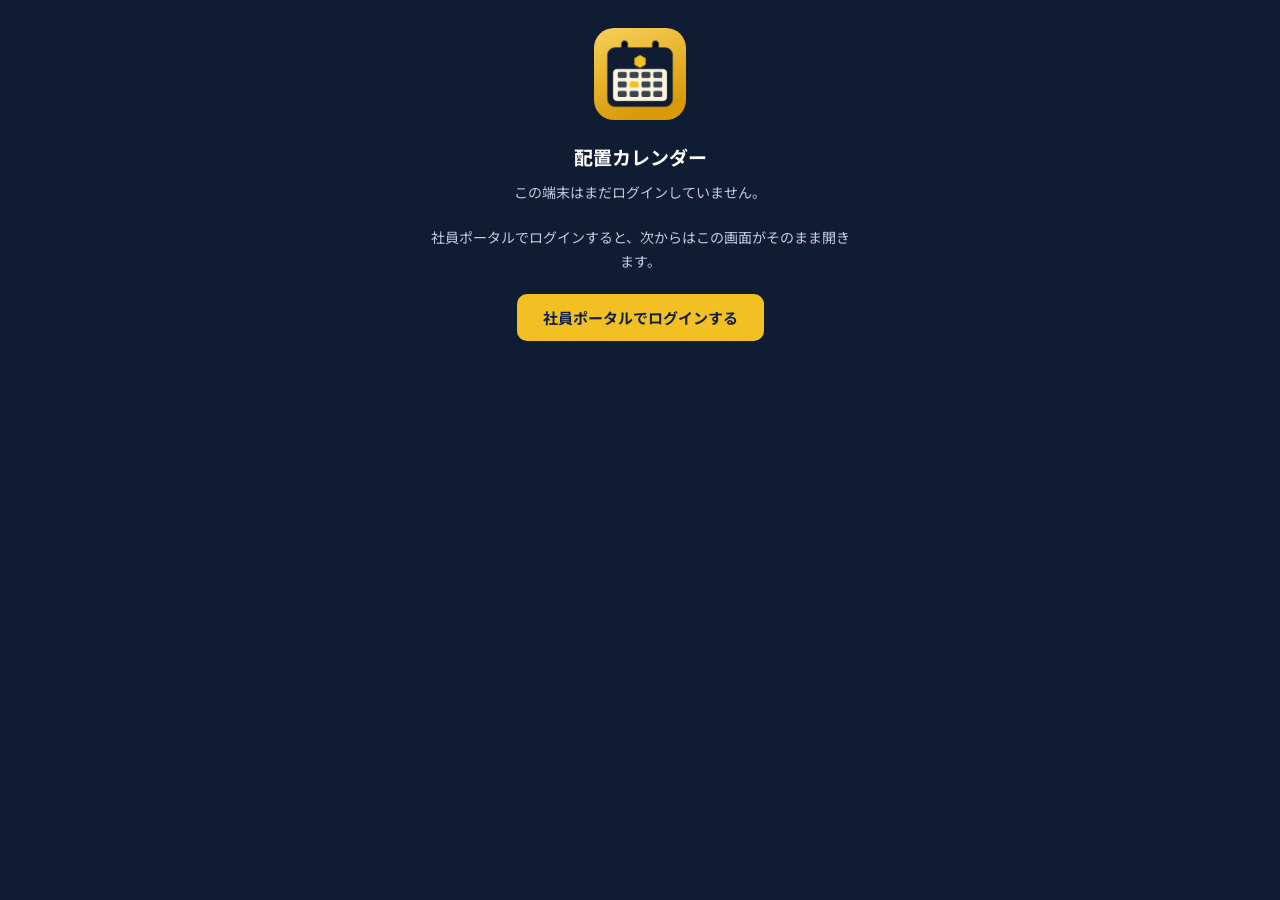
<file: calendar/index.html>
<!doctype html>
<html lang="ja">
<head>
<meta charset="utf-8">
<meta name="viewport" content="width=device-width, initial-scale=1, maximum-scale=1, viewport-fit=cover">
<title>迅翔 配置カレンダー</title>
<!-- 社員ポータルとは別のPWAとして扱わせる。manifest・アイコン・アプリ名・テーマ色を
     すべて専用のものにしているため、ホーム画面には別アプリとして並ぶ。 -->
<link rel="manifest" href="manifest.json">
<link rel="icon" type="image/png" sizes="32x32" href="icons/cal-favicon-32.png">
<link rel="icon" type="image/png" sizes="16x16" href="icons/cal-favicon-16.png">
<link rel="apple-touch-icon" href="icons/cal-app-icon-180.png">
<meta name="theme-color" content="#d99a08">
<!-- iOSはmanifestを見ないため、ホーム画面追加時の名前をここで指定する
     (これが無いと <title> が使われ、社員ポータルと見分けにくくなる)。 -->
<meta name="apple-mobile-web-app-capable" content="yes">
<meta name="apple-mobile-web-app-title" content="配置カレンダー先行">
<meta name="apple-mobile-web-app-status-bar-style" content="black-translucent">
<link rel="preconnect" href="https://fonts.googleapis.com">
<link rel="preconnect" href="https://fonts.gstatic.com" crossorigin>
<link href="https://fonts.googleapis.com/css2?family=Noto+Sans+JP:wght@400;500;600;700;800&display=swap" rel="stylesheet">
<!-- カレンダー本体のCSSは社員ポータルと同じファイルを共有する(2つに分けない)。
     .ac- 接頭辞で閉じており、必要な変数もすべて自前で定義しているため、
     ポータルの style.css を読み込まなくても単体で正しく表示される。 -->
<link rel="stylesheet" href="../assignment-calendar.css">
<style>
  /* この画面はカレンダーを1画面まるごと使う前提。上に載せる帯は
     できるだけ低くする(帯を1px増やすほど月表示の1日あたり表示件数が減るため)。 */
  :root { --cal-topbar-h: 30px; }
  * { box-sizing: border-box; }
  html, body { margin: 0; padding: 0; height: 100%; overflow: hidden; }
  body {
    font-family: 'Noto Sans JP', -apple-system, BlinkMacSystemFont, 'Hiragino Kaku Gothic ProN', sans-serif;
    background: #0f1c33;
    color: #16202e;
  }
  .cal-topbar {
    height: calc(var(--cal-topbar-h) + env(safe-area-inset-top, 0px));
    padding: env(safe-area-inset-top, 0px) 10px 0 10px;
    background: linear-gradient(180deg, #12213f 0%, #0f1c33 100%);
    color: #f2c022;
    display: flex;
    align-items: center;
    gap: 8px;
    font-size: 12px;
    font-weight: 700;
    letter-spacing: .02em;
  }
  .cal-topbar .cal-title { flex: 1; min-width: 0; overflow: hidden; text-overflow: ellipsis; white-space: nowrap; }
  .cal-topbar .cal-user { color: #cfd6e4; font-weight: 500; font-size: 11px; }
  .cal-topbar button {
    appearance: none; border: 1px solid rgba(242, 192, 34, .5); background: transparent;
    color: #f2c022; font-size: 11px; font-weight: 700; border-radius: 999px;
    padding: 3px 10px; cursor: pointer; font-family: inherit; white-space: nowrap;
  }
  #assignment-calendar-root { background: #fff; }
  /* iPhoneの上端の余白(ステータスバー分)は上の .cal-topbar がすでに使っている。
     カレンダーのヘッダーも同じ余白を足すと二重になり、年月の行の上に
     余白ぶんの空きができる(2026-10-29 現場指摘「この分さらに上にあがらんのかな」)。 */
  #assignment-calendar-root, #assignment-calendar-root .ac-root { --ac-safe-top: 0px; }

  /* ログインが必要・承認待ち・エラーのときだけ出る案内。認証操作そのものは
     社員ポータル側の画面で行うため、ここはボタン1つの案内に留める。 */
  .cal-notice { padding: 28px 20px; max-width: 460px; margin: 0 auto; text-align: center; color: #e8edf5; }
  .cal-notice img { width: 92px; height: 92px; border-radius: 20px; margin-bottom: 18px; }
  .cal-notice h1 { font-size: 19px; margin: 0 0 10px; color: #fff; }
  .cal-notice p { font-size: 14px; line-height: 1.75; margin: 0 0 20px; color: #c3cddd; }
  .cal-notice .primary {
    display: inline-block; background: #f2c022; color: #12213f; border: none;
    border-radius: 10px; padding: 13px 26px; font-size: 15px; font-weight: 700;
    cursor: pointer; font-family: inherit;
  }
  .cal-notice .secondary {
    display: block; margin: 14px auto 0; background: none; border: none;
    color: #9fb0c9; font-size: 13px; text-decoration: underline; cursor: pointer; font-family: inherit;
  }
  .staging-badge { display: none; }
  body.is-staging .staging-badge {
    display: inline-block; background: #8a5a12; color: #ffe9b0;
    border-radius: 999px; padding: 2px 8px; font-size: 10px; font-weight: 700;
  }
</style>
</head>
<body>

<!-- カレンダー本体 -->
<div id="boot-calendar" data-boot-screen style="display:none;">
  <div class="cal-topbar">
    <span class="cal-title">配置カレンダー <span class="staging-badge">先行更新版</span></span>
    <span class="cal-user" id="cal-user-name"></span>
    <button type="button" data-go-portal>社員ポータル</button>
  </div>
  <div id="assignment-calendar-root"></div>
</div>

<!-- 未ログイン: 認証は社員ポータル側で行い、終わったらここへ戻す -->
<div id="boot-login" data-boot-screen style="display:none;">
  <div class="cal-notice">
    <img src="icons/cal-icon-192.png" alt="配置カレンダー">
    <h1>配置カレンダー</h1>
    <p id="boot-login-message">この端末はまだログインしていません。</p>
    <p>社員ポータルでログインすると、次からはこの画面がそのまま開きます。</p>
    <button type="button" class="primary" id="boot-login-btn">社員ポータルでログインする</button>
  </div>
</div>

<!-- 端末の承認待ち -->
<div id="boot-pending" data-boot-screen style="display:none;">
  <div class="cal-notice">
    <img src="icons/cal-icon-192.png" alt="配置カレンダー">
    <h1>承認をお待ちください</h1>
    <p>この端末は管理者の承認待ちです。承認され次第、配置カレンダーをご利用いただけます。</p>
    <button type="button" class="primary" data-go-portal>社員ポータルを開く</button>
  </div>
</div>

<!-- 読み込み失敗 -->
<div id="boot-error" data-boot-screen style="display:none;">
  <div class="cal-notice">
    <img src="icons/cal-icon-192.png" alt="配置カレンダー">
    <h1>開けませんでした</h1>
    <p id="boot-error-message">時間をおいてもう一度お試しください。</p>
    <button type="button" class="primary" id="boot-retry-btn">もう一度試す</button>
    <button type="button" class="secondary" data-go-portal>社員ポータルを開く</button>
  </div>
</div>

<!-- カレンダー本体は社員ポータルと同じファイルを読み込む(実装を二重に持たない) -->
<script src="../rokuyou.js"></script>
<script src="../assignment-calendar.js"></script>
<script src="calendar-boot.js"></script>
</body>
</html>
</file>
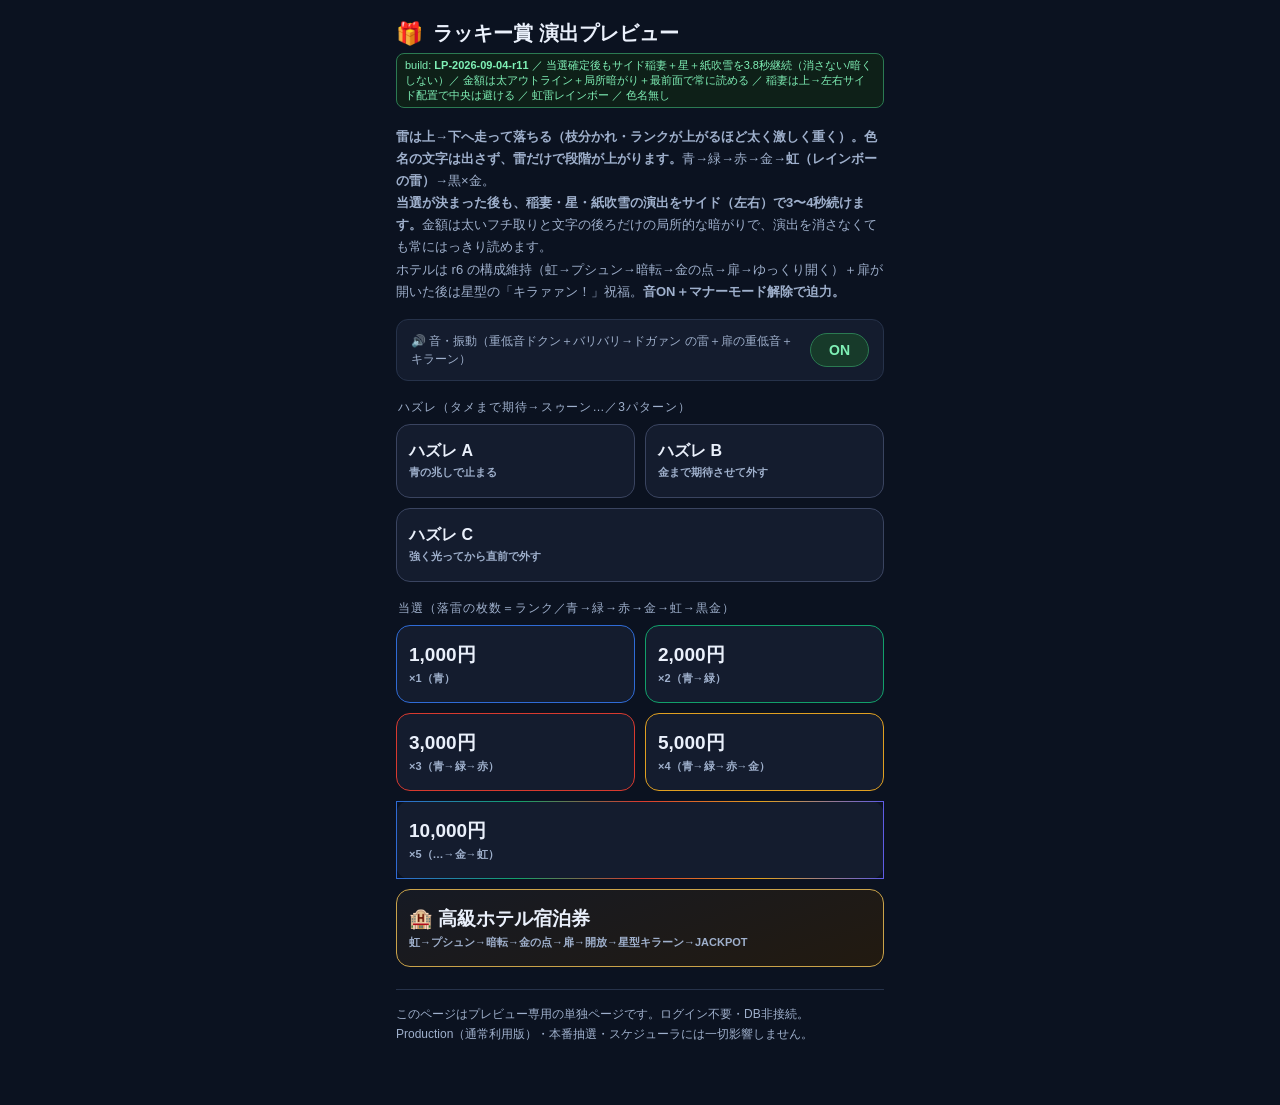
<file: lucky-preview/index.html>
<!doctype html>
<html lang="ja">
<head>
<meta charset="utf-8">
<meta name="viewport" content="width=device-width, initial-scale=1, viewport-fit=cover">
<meta name="theme-color" content="#05070d">
<meta http-equiv="Cache-Control" content="no-cache, no-store, must-revalidate">
<meta http-equiv="Pragma" content="no-cache">
<meta http-equiv="Expires" content="0">
<title>ラッキー賞 演出プレビュー</title>
<style>
  :root{ --bg:#0b1220; --card:#141c2e; --line:#26324a; --fg:#eaf0fb; --mut:#9fb0cc; --rankc:#ffffff; }
  *{ box-sizing:border-box; -webkit-tap-highlight-color:transparent; }
  html,body{ margin:0; padding:0; background:var(--bg); color:var(--fg);
    font-family:-apple-system,BlinkMacSystemFont,"Hiragino Kaku Gothic ProN","Yu Gothic",sans-serif; }
  .wrap{ max-width:520px; margin:0 auto; padding:20px 16px 48px; }
  .top{ display:flex; align-items:center; gap:10px; margin-bottom:6px; }
  .top h1{ font-size:20px; margin:0; }
  .lead{ color:var(--mut); font-size:13px; line-height:1.7; margin:8px 0 16px; }
  .soundbar{ display:flex; align-items:center; justify-content:space-between; gap:10px;
    background:var(--card); border:1px solid var(--line); border-radius:12px; padding:12px 14px; margin-bottom:16px; }
  .soundbar .lbl{ font-size:12px; color:var(--mut); line-height:1.5; }
  .toggle{ appearance:none; border:1px solid var(--line); background:#0e1626; color:var(--fg);
    font-size:14px; font-weight:700; border-radius:999px; padding:8px 18px; flex:0 0 auto; }
  .toggle[data-on="1"]{ background:#173a2a; border-color:#2b7a52; color:#7ff0b6; }
  .sec{ font-size:12px; color:var(--mut); letter-spacing:.08em; margin:18px 2px 8px; }
  .grid{ display:grid; grid-template-columns:1fr 1fr; gap:10px; }
  .pbtn{ appearance:none; border:1px solid var(--line); border-radius:14px; padding:16px 12px;
    background:var(--card); color:var(--fg); font-size:16px; font-weight:800; text-align:left; cursor:pointer;
    display:flex; flex-direction:column; gap:3px; min-height:74px; justify-content:center; transition:transform .08s; }
  .pbtn:active{ transform:scale(.97); }
  .pbtn .sub{ font-size:11px; font-weight:600; color:var(--mut); }
  .pbtn.miss{ border-color:#3a4460; }
  .pbtn.c1{ border-color:#2f6bd6; } .pbtn.c2{ border-color:#12a06a; }
  .pbtn.c3{ border-color:#d83a2f; } .pbtn.c5{ border-color:#e0a021; }
  .pbtn.c10{ border-image:linear-gradient(90deg,#2f6bd6,#12a06a,#d83a2f,#e0a021,#5e5ce6) 1; }
  .pbtn.hotel{ border-color:#caa34a; background:linear-gradient(160deg,#161a24,#221a10); }
  .pbtn .amt{ font-size:19px; }
  .foot{ color:var(--mut); font-size:12px; line-height:1.7; margin-top:22px; border-top:1px solid var(--line); padding-top:14px; }

  /* ===== 演出オーバーレイ(r7: 走る落雷 + 星型キラーン) ===== */
  .lucky-overlay{ position:fixed; inset:0; display:none; flex-direction:column; align-items:center;
    justify-content:center; text-align:center; z-index:9999; overflow:hidden; color:#fff; background:#04060c;
    -webkit-user-select:none; user-select:none; }
  .lucky-overlay.show{ display:flex; }
  .lucky-inner{ position:relative; z-index:3; display:flex; flex-direction:column; align-items:center; justify-content:center; width:100%; height:100%; }
  .lucky-overlay.shake{ animation:luckyShake .5s cubic-bezier(.36,.07,.19,.97); }

  /* 心拍=圧/波紋 */
  .beat-flash{ position:absolute; inset:0; z-index:2; pointer-events:none; opacity:0; transform:scale(1);
    background:radial-gradient(circle at 50% 48%, rgba(235,70,60,.6), rgba(120,20,20,.16) 52%, transparent 72%); }
  .shock{ position:absolute; top:50%; left:50%; width:120px; height:120px; border-radius:50%; z-index:4;
    transform:translate(-50%,-50%) scale(0); opacity:0; pointer-events:none;
    border:4px solid #ff5a4c; box-shadow:0 0 40px 6px rgba(255,90,76,.5), inset 0 0 30px rgba(255,90,76,.4); }
  .core{ position:absolute; top:50%; left:50%; width:60px; height:60px; border-radius:50%; z-index:4;
    transform:translate(-50%,-50%) scale(.4); opacity:0; pointer-events:none;
    background:radial-gradient(circle, #fff, #ffb4a8 40%, rgba(255,90,76,.2) 70%, transparent); }
  .prompt-line{ position:absolute; bottom:13%; left:0; right:0; z-index:4; font-size:15px; font-weight:700; color:#aab6d6; letter-spacing:.08em; }
  .beat-dots{ position:absolute; bottom:20%; left:0; right:0; z-index:4; display:flex; gap:12px; justify-content:center; }
  .beat-dots i{ width:12px; height:12px; border-radius:50%; background:#2a3550; transition:background .12s, box-shadow .12s, transform .12s; }
  .beat-dots i.lit{ background:#ff5a4c; box-shadow:0 0 16px #ff5a4c; transform:scale(1.25); }
  .lucky-overlay.reveal .beat-dots, .lucky-overlay.cutting .beat-dots, .lucky-overlay.tame .beat-dots, .lucky-overlay.hotelstage .beat-dots{ opacity:0; }
  .tame-dots{ position:absolute; top:52%; left:0; right:0; z-index:4; font-size:34px; font-weight:900; letter-spacing:.3em; color:#fff; display:none; }
  .lucky-overlay.tame .tame-dots{ display:block; animation:tameDots 1.2s ease-in-out infinite; }
  .lucky-overlay.reveal .prompt-line, .lucky-overlay.cutting .prompt-line, .lucky-overlay.hotelstage .prompt-line{ display:none; }

  /* 走る落雷: 上→下へ生成される稲妻(stroke描画)+枝雷。全面白飛びさせない。 */
  .bolt{ position:absolute; top:0; left:50%; width:86vw; height:100vh; transform:translateX(-50%); z-index:6; opacity:0; pointer-events:none; }
  .bolt path{ fill:none; stroke:var(--rankc); stroke-linecap:round; stroke-linejoin:round;
    filter:drop-shadow(0 0 8px var(--rankc)) drop-shadow(0 0 20px var(--rankc)); }
  /* 虹ランク: 雷そのものをレインボーグラデ(青→紫→赤→橙→黄→緑→水色)にし、白飛びさせない。白は細い芯のみ。 */
  .bolt.rainbow path{ stroke:url(#rbg);
    filter:drop-shadow(0 0 2px #fff) drop-shadow(0 0 8px #ff3b30) drop-shadow(0 0 15px #ffd60a) drop-shadow(0 0 22px #34c759) drop-shadow(0 0 30px #3a86ff); }
  /* r11: サイド稲妻(左右)。中央=金額の上には重ねない(z-index<ステージ)。結果確定後も走らせ続ける。 */
  .bolt-side{ position:absolute; top:0; width:30vw; height:100vh; z-index:6; opacity:0; pointer-events:none; }
  #boltL{ left:0; } #boltR{ right:0; }
  .bolt-side path{ fill:none; stroke:var(--rankc,#fff); stroke-linecap:round; stroke-linejoin:round;
    filter:drop-shadow(0 0 6px var(--rankc,#fff)) drop-shadow(0 0 16px var(--rankc,#fff)); }
  .bolt-side.rainbow path{ stroke:url(#rbg);
    filter:drop-shadow(0 0 2px #fff) drop-shadow(0 0 8px #ff3b30) drop-shadow(0 0 15px #34c759) drop-shadow(0 0 22px #3a86ff); }
  .bolt-head{ position:absolute; top:0; left:50%; width:44px; height:44px; border-radius:50%; transform:translate(-50%,-50%) scale(0); z-index:6; opacity:0;
    background:radial-gradient(circle,#fff,var(--rankc) 55%,transparent); box-shadow:0 0 30px 8px var(--rankc); pointer-events:none; }
  .cut-fill{ position:absolute; inset:0; z-index:5; opacity:0; pointer-events:none; background:var(--rankc); }
  .cut-fill.rainbow{ background:conic-gradient(#ff3b30,#ff9500,#ffcc00,#34c759,#0a84ff,#5e5ce6,#ff2d55,#ff3b30); }
  .cut-fill.on{ animation:cutFill .55s ease; }
  .cut-white{ position:absolute; inset:0; z-index:8; background:#fff; opacity:0; pointer-events:none; }
  .cut-white.on{ animation:cutWhite .32s ease; }
  .cut-label{ position:absolute; top:40%; left:0; right:0; z-index:9; font-size:52px; font-weight:900; letter-spacing:.16em;
    color:#fff; opacity:0; text-shadow:0 2px 24px rgba(0,0,0,.7); pointer-events:none; }
  .cut-label.on{ animation:cutLabel .8s ease; }
  .spark{ position:absolute; top:50%; left:50%; width:9px; height:9px; border-radius:50%; z-index:6; pointer-events:none;
    background:var(--rankc); box-shadow:0 0 12px var(--rankc); }

  /* ホテル: 金の点 / 扉 / 星型フレア(キラーン) */
  .door-wrap{ position:absolute; inset:0; z-index:5; display:none; }
  .lucky-overlay.doors .door-wrap{ display:block; }
  .door-panel{ position:absolute; top:7%; bottom:7%; width:42%; opacity:0;
    background:linear-gradient(180deg,#2c2109 0%,#181205 55%,#0b0803 100%); border:3px solid #b8933f;
    box-shadow:inset 0 0 46px rgba(0,0,0,.85), 0 0 26px rgba(184,147,63,.35); transition:transform 2.4s cubic-bezier(.5,0,.18,1), opacity 1.4s ease; }
  .door-panel::before{ content:""; position:absolute; inset:14px; border:2px solid rgba(212,175,90,.5); border-radius:2px; box-shadow:inset 0 0 30px rgba(0,0,0,.6); }
  .door-panel.l{ left:8%; border-right:2px solid #ffe9a8; }
  .door-panel.r{ right:8%; border-left:2px solid #ffe9a8; }
  .door-wrap.appear .door-panel{ opacity:1; }
  .door-wrap.open .door-panel.l{ transform:translateX(-118%); }
  .door-wrap.open .door-panel.r{ transform:translateX(118%); }
  .door-gap{ position:absolute; top:7%; bottom:7%; left:50%; width:8px; transform:translateX(-50%); z-index:6; opacity:0;
    background:linear-gradient(180deg, transparent, #fff4cf 30%, #ffcf5c 50%, #fff4cf 70%, transparent); box-shadow:0 0 34px 10px #ffcf5c; }
  .door-wrap.appear .door-gap{ opacity:.5; }
  .door-wrap.open .door-gap{ opacity:1; animation:doorGap 2.4s ease forwards; }

  .rays{ position:absolute; top:50%; left:50%; width:12px; height:12px; transform:translate(-50%,-50%) scale(0) rotate(0); z-index:5; opacity:0; pointer-events:none;
    background:repeating-conic-gradient(from 0deg, rgba(255,222,140,.6) 0deg 4deg, transparent 4deg 15deg); border-radius:50%; }
  .rays.on{ animation:raysAnim 1.7s ease-out forwards; }
  .star-flare{ position:absolute; top:50%; left:50%; width:200px; height:200px; transform:translate(-50%,-50%) scale(0); z-index:6; opacity:0; pointer-events:none;
    background:radial-gradient(circle,#fff,#ffe9a8 42%,rgba(255,207,92,.22) 70%,transparent);
    clip-path:polygon(50% 0,61% 35%,98% 35%,68% 57%,79% 91%,50% 70%,21% 91%,32% 57%,2% 35%,39% 35%); filter:drop-shadow(0 0 34px #ffcf5c); }
  .star-flare.on{ animation:flareAnim 1.2s cubic-bezier(.2,1.2,.3,1) forwards; }
  .starspk{ position:absolute; top:50%; left:50%; z-index:7; color:#ffe9a8; opacity:0; pointer-events:none; text-shadow:0 0 12px #ffcf5c; }

  /* リザルト — r10/r11方針: 画面全体を暗くしない/演出を消さない。
     金額ステージを全演出より上(z-index)に置き、文字の“背後だけ”を局所的に暗くして、
     太いアウトライン+濃いドロップシャドウで常に読ませる。演出は結果確定後もサイドで継続。 */
  .lucky-stage{ display:none; position:relative; z-index:40; padding:0 18px; }
  .lucky-overlay.reveal .lucky-stage{ display:block; animation:luckyPop .55s cubic-bezier(.2,1.35,.35,1) both; }
  /* 文字の背後だけ局所的に暗くする(画面全体ではなく、金額の後ろだけradialな暗がり) */
  .lucky-stage::before{ content:""; position:absolute; left:50%; top:50%; transform:translate(-50%,-50%);
    width:180%; height:300%; z-index:-1; pointer-events:none;
    background:radial-gradient(ellipse 60% 46% at 50% 50%, rgba(0,0,0,.80) 0%, rgba(0,0,0,.58) 36%, rgba(0,0,0,.22) 60%, transparent 76%); }
  .lucky-badge{ position:relative; z-index:2; font-size:27px; font-weight:900; letter-spacing:.16em; margin-bottom:6px; color:#fff;
    -webkit-text-stroke:.6px rgba(0,0,0,.7); text-shadow:0 2px 6px #000, 0 3px 18px rgba(0,0,0,.85); }
  .lucky-amount{ position:relative; z-index:3; font-size:66px; font-weight:900; line-height:1.05; margin:2px 0 6px; color:#fff;
    -webkit-text-stroke:2.2px rgba(0,0,0,.9);
    text-shadow:0 2px 4px #000, 0 4px 10px #000, 0 6px 26px rgba(0,0,0,.98), 0 0 4px rgba(0,0,0,.95); }
  .lucky-amount.small{ font-size:38px; }
  .lucky-winner, .lucky-sub{ position:relative; z-index:2; }
  .lucky-winner{ font-size:19px; font-weight:800; margin-top:2px; text-shadow:0 2px 6px #000; }
  .lucky-sub{ font-size:13px; color:rgba(255,255,255,.9); margin-top:12px; text-shadow:0 1px 4px #000; }
  .lucky-overlay.reveal{ transition:background .35s ease; }
  .lucky-overlay.reveal.theme-blue{ background:radial-gradient(circle at 50% 38%,#3f78e0,#0a1c40 72%); }
  .lucky-overlay.reveal.theme-green{ background:radial-gradient(circle at 50% 38%,#17b877,#063a26 72%); }
  .lucky-overlay.reveal.theme-red{ background:radial-gradient(circle at 50% 40%,#f04437,#2a0603 72%); }
  .lucky-overlay.reveal.theme-gold{ background:radial-gradient(circle at 50% 38%,#e6b53a,#4a300a 72%); }
  .lucky-overlay.reveal.theme-rainbow{ background:#05070d; }
  .lucky-overlay.reveal.theme-rainbow .lucky-badge{ background:linear-gradient(90deg,#ff3b30,#ff9500,#ffcc00,#34c759,#0a84ff,#5e5ce6,#ff2d55);
    -webkit-background-clip:text; background-clip:text; color:transparent; background-size:220% auto; animation:rainbowText 2.4s linear infinite; }
  .lucky-overlay.reveal.theme-hotel{ background:radial-gradient(circle at 50% 42%,#3a2c0e,#05070d 74%); }
  .lucky-overlay.reveal.theme-hotel .lucky-amount{ color:#ffe9a8; }
  .lucky-overlay.reveal.theme-miss{ background:radial-gradient(circle at 50% 42%,#212a4a,#080c18 76%); }
  .lucky-overlay.reveal.theme-miss .lucky-amount{ font-size:32px; color:#cdd6ee; }

  .lucky-confetti{ position:absolute; inset:0; z-index:7; pointer-events:none; overflow:hidden; }
  .lucky-piece{ position:absolute; top:-24px; width:10px; height:16px; border-radius:2px; opacity:.95; animation:luckyFall linear forwards; }
  .lucky-coin{ border-radius:50%; width:14px; height:14px; background:radial-gradient(circle at 35% 32%,#fff6d0,#e0a021 60%,#8a5e10); box-shadow:0 0 8px rgba(255,207,92,.7); }

  .lucky-actions{ position:absolute; left:0; right:0; bottom:34px; z-index:10; display:flex; gap:12px; justify-content:center; }
  .lucky-btn{ appearance:none; border:1px solid rgba(255,255,255,.5); background:rgba(255,255,255,.12);
    color:#fff; font-size:15px; font-weight:800; border-radius:999px; padding:12px 26px; backdrop-filter:blur(4px); }
  .lucky-btn.primary{ background:rgba(255,255,255,.92); color:#111; border-color:#fff; }

  @keyframes tameDots{ 0%,100%{ opacity:.3;} 50%{ opacity:1;} }
  @keyframes cutFill{ 0%{ opacity:0;} 14%{ opacity:.72;} 55%{ opacity:.4;} 100%{ opacity:0;} }
  @keyframes cutWhite{ 0%{ opacity:0;} 12%{ opacity:.6;} 100%{ opacity:0;} }
  @keyframes cutLabel{ 0%{ opacity:0; transform:scale(.5);} 22%{ opacity:1; transform:scale(1.08);} 70%{ opacity:1; transform:scale(1);} 100%{ opacity:0;} }
  @keyframes luckyShake{ 0%,100%{ transform:translate(0,0);} 10%{ transform:translate(-14px,7px);} 26%{ transform:translate(13px,-8px);}
    42%{ transform:translate(-12px,-5px);} 58%{ transform:translate(9px,7px);} 74%{ transform:translate(-6px,4px);} 88%{ transform:translate(4px,-3px);} }
  @keyframes luckyPop{ 0%{ transform:scale(.5); opacity:0;} 100%{ transform:scale(1); opacity:1;} }
  @keyframes rainbowText{ to{ background-position:220% center; } }
  @keyframes doorGap{ 0%{ opacity:.4; width:8px;} 100%{ opacity:1; width:40%;} }
  @keyframes raysAnim{ 0%{ transform:translate(-50%,-50%) scale(0) rotate(0); opacity:0;} 14%{ opacity:.9;} 100%{ transform:translate(-50%,-50%) scale(52) rotate(26deg); opacity:0;} }
  @keyframes flareAnim{ 0%{ transform:translate(-50%,-50%) scale(0) rotate(-24deg); opacity:0;} 28%{ transform:translate(-50%,-50%) scale(1.4) rotate(6deg); opacity:1;} 100%{ transform:translate(-50%,-50%) scale(1.05) rotate(0); opacity:.92;} }
  @keyframes luckyFall{ 0%{ transform:translateY(0) rotate(0);} 100%{ transform:translateY(112vh) rotate(540deg);} }
</style>
</head>
<body>
<div class="wrap">
  <div class="top"><span style="font-size:22px">🎁</span><h1>ラッキー賞 演出プレビュー</h1></div>
  <div id="buildStamp" style="font-size:11px;color:#7ff0b6;background:#0e2018;border:1px solid #2b7a52;border-radius:8px;padding:4px 8px;margin:0 0 10px;display:inline-block;">build: <b id="buildId">LP-2026-09-04-r11</b> ／ 当選確定後もサイド稲妻＋星＋紙吹雪を3.8秒継続（消さない/暗くしない）／ 金額は太アウトライン＋局所暗がり＋最前面で常に読める ／ 稲妻は上→左右サイド配置で中央は避ける ／ 虹雷レインボー ／ 色名無し</div>
  <p class="lead"><b>雷は上→下へ走って落ちる（枝分かれ・ランクが上がるほど太く激しく重く）。色名の文字は出さず、雷だけで段階が上がります。</b>青→緑→赤→金→<b>虹（レインボーの雷）</b>→黒×金。<br><b>当選が決まった後も、稲妻・星・紙吹雪の演出をサイド（左右）で3〜4秒続けます。</b>金額は太いフチ取りと文字の後ろだけの局所的な暗がりで、演出を消さなくても常にはっきり読めます。<br>ホテルは r6 の構成維持（虹→プシュン→暗転→金の点→扉→ゆっくり開く）＋扉が開いた後は星型の「キラァァン！」祝福。<b>音ON＋マナーモード解除で迫力。</b></p>

  <div class="soundbar">
    <span class="lbl">🔊 音・振動（重低音ドクン＋バリバリ→ドガァン の雷＋扉の重低音＋キラーン）</span>
    <button class="toggle" id="soundToggle" data-on="1">ON</button>
  </div>

  <div class="sec">ハズレ（タメまで期待→スゥーン…／3パターン）</div>
  <div class="grid">
    <button class="pbtn miss" data-key="missA"><span>ハズレ A</span><span class="sub">青の兆しで止まる</span></button>
    <button class="pbtn miss" data-key="missB"><span>ハズレ B</span><span class="sub">金まで期待させて外す</span></button>
    <button class="pbtn miss" data-key="missC" style="grid-column:span 2"><span>ハズレ C</span><span class="sub">強く光ってから直前で外す</span></button>
  </div>

  <div class="sec">当選（落雷の枚数＝ランク／青→緑→赤→金→虹→黒金）</div>
  <div class="grid">
    <button class="pbtn c1"  data-key="w1000"><span class="amt">1,000円</span><span class="sub">×1（青）</span></button>
    <button class="pbtn c2"  data-key="w2000"><span class="amt">2,000円</span><span class="sub">×2（青→緑）</span></button>
    <button class="pbtn c3"  data-key="w3000"><span class="amt">3,000円</span><span class="sub">×3（青→緑→赤）</span></button>
    <button class="pbtn c5"  data-key="w5000"><span class="amt">5,000円</span><span class="sub">×4（青→緑→赤→金）</span></button>
    <button class="pbtn c10" data-key="w10000" style="grid-column:span 2"><span class="amt">10,000円</span><span class="sub">×5（…→金→虹）</span></button>
    <button class="pbtn hotel" data-key="hotel" style="grid-column:span 2"><span class="amt">🏨 高級ホテル宿泊券</span><span class="sub">虹→プシュン→暗転→金の点→扉→開放→星型キラーン→JACKPOT</span></button>
  </div>

  <p class="foot">このページはプレビュー専用の単独ページです。ログイン不要・DB非接続。<br>
  Production（通常利用版）・本番抽選・スケジューラには一切影響しません。</p>
</div>

<div class="lucky-overlay" id="ov" aria-hidden="true">
  <div class="beat-flash" id="beatFlash"></div>
  <div class="rays" id="rays"></div>
  <div class="door-wrap" id="doors"><div class="door-panel l"></div><div class="door-panel r"></div><div class="door-gap"></div></div>
  <div class="lucky-inner" id="inner">
    <div class="shock" id="shock"></div>
    <div class="core" id="core"></div>
    <div class="star-flare" id="starFlare"></div>
    <div class="tame-dots" id="tameDots">…</div>
    <div class="prompt-line" id="promptLine">抽選開始…</div>
    <div class="beat-dots" id="beatDots"><i></i><i></i><i></i><i></i></div>
    <div class="lucky-stage" id="stage">
      <div class="lucky-badge" id="badge">LUCKY!</div>
      <div class="lucky-amount" id="amount">1,000円</div>
      <div class="lucky-winner" id="winner">テスト 太郎 さん</div>
      <div class="lucky-sub" id="sub">演出プレビュー</div>
    </div>
  </div>
  <div class="bolt-head" id="boltHead"></div>
  <svg class="bolt" id="bolt" viewBox="0 0 100 300" preserveAspectRatio="none">
    <defs><linearGradient id="rbg" x1="0" y1="0" x2="0" y2="1">
      <stop offset="0" stop-color="#3a86ff"/><stop offset="0.16" stop-color="#8b5cf6"/><stop offset="0.33" stop-color="#ff3b30"/>
      <stop offset="0.5" stop-color="#ff9500"/><stop offset="0.66" stop-color="#ffd60a"/><stop offset="0.82" stop-color="#34c759"/><stop offset="1" stop-color="#5ac8fa"/>
    </linearGradient></defs>
    <path class="bmain" d="M54 -4 L44 56 L60 92 L41 150 L62 196 L47 244 L57 304"/>
    <path class="bbr" d="M60 92 L79 118 L70 140"/>
    <path class="bbr" d="M41 150 L21 178 L33 200"/>
    <path class="bbr" d="M62 196 L83 220"/>
    <path class="bbr" d="M47 244 L29 266"/>
  </svg>
  <svg class="bolt-side" id="boltL" viewBox="0 0 100 300" preserveAspectRatio="none">
    <path class="bmain" d="M62 -4 L38 60 L58 120 L34 182 L54 240 L40 304"/>
    <path class="bbr" d="M58 120 L82 150"/>
    <path class="bbr" d="M34 182 L12 210"/>
    <path class="bbr" d="M54 240 L80 268"/>
    <path class="bbr" d="M38 60 L16 88"/>
    <path class="bbr" d="M58 120 L44 96"/>
  </svg>
  <svg class="bolt-side" id="boltR" viewBox="0 0 100 300" preserveAspectRatio="none">
    <path class="bmain" d="M38 -4 L62 60 L42 120 L66 182 L46 240 L60 304"/>
    <path class="bbr" d="M42 120 L18 150"/>
    <path class="bbr" d="M66 182 L88 210"/>
    <path class="bbr" d="M46 240 L20 268"/>
    <path class="bbr" d="M62 60 L84 88"/>
    <path class="bbr" d="M42 120 L56 96"/>
  </svg>
  <div class="cut-fill" id="cutFill"></div>
  <div class="cut-label" id="cutLabel"></div>
  <div class="cut-white" id="cutWhite"></div>
  <div class="lucky-confetti" id="confetti"></div>
  <div class="lucky-actions">
    <button class="lucky-btn" id="replay">もう一度</button>
    <button class="lucky-btn primary" id="close">閉じる</button>
  </div>
</div>

<script>
(function(){
  "use strict";
  var ov=document.getElementById('ov'), inner=document.getElementById('inner'),
      beatFlash=document.getElementById('beatFlash'), shock=document.getElementById('shock'), core=document.getElementById('core'),
      promptLine=document.getElementById('promptLine'), beatDots=document.getElementById('beatDots'), tameDots=document.getElementById('tameDots'),
      badge=document.getElementById('badge'), amount=document.getElementById('amount'), winner=document.getElementById('winner'),
      sub=document.getElementById('sub'), confetti=document.getElementById('confetti'), doors=document.getElementById('doors'),
      rays=document.getElementById('rays'), starFlare=document.getElementById('starFlare'), boltHead=document.getElementById('boltHead'),
      cutFill=document.getElementById('cutFill'), cutWhite=document.getElementById('cutWhite'), bolt=document.getElementById('bolt'), cutLabel=document.getElementById('cutLabel'),
      boltL=document.getElementById('boltL'), boltR=document.getElementById('boltR');
  var WINNER='テスト 太郎';
  var RANK={ blue:'#3a86ff', green:'#22d07a', red:'#ff3b30', gold:'#ffc531', rainbow:'#ffffff', special:'#ffd15a' };
  var RANKJP={ blue:'青', green:'緑', red:'赤', gold:'金', rainbow:'虹', special:'JACKPOT' };
  var LEVEL={ blue:0, green:1, red:2, gold:3, rainbow:4, special:4 };
  var VIB={ blue:[0,50], green:[0,70], red:[0,95], gold:[0,120,40,70], rainbow:[0,170,60,140], special:[0,240] };
  var THEME_COLS={ blue:['#bcd3ff','#2f6bd6','#ffffff','#7aa8ff'], green:['#b8f5da','#0fae6e','#ffffff','#5be0a8'],
    red:['#ffc2bd','#e0392f','#ffffff','#ff7a6e'], gold:['#ffe9a8','#e0a021','#ffffff','#ffcf5c'],
    rainbow:['#ff3b30','#ff9500','#ffcc00','#34c759','#0a84ff','#5e5ce6','#ff2d55'],
    hotel:['#ffe9a8','#e0a021','#fff4cf','#c9962e','#ffffff'] };

  /* ---- 音 ---- */
  var actx=null, master=null, noiseBuf=null;
  function soundOn(){ try{ return localStorage.getItem('lucky_sound')!=='off'; }catch(e){ return true; } }
  function ac(){ if(!actx){ try{ actx=new (window.AudioContext||window.webkitAudioContext)(); master=actx.createGain(); master.gain.value=1; master.connect(actx.destination);}catch(e){} }
    if(actx&&actx.state==='suspended'){ try{ actx.resume(); }catch(e){} } return actx; }
  function noise(){ var c=ac(); if(!c) return null; if(!noiseBuf){ var n=Math.floor(c.sampleRate); noiseBuf=c.createBuffer(1,n,c.sampleRate); var d=noiseBuf.getChannelData(0); for(var i=0;i<n;i++)d[i]=Math.random()*2-1; } return noiseBuf; }
  function thump(when,freq,dur,gain){ var c=ac(); if(!c||!soundOn())return; var t0=c.currentTime+when,o=c.createOscillator(),g=c.createGain(),f=c.createBiquadFilter();
    o.type='sine'; o.frequency.setValueAtTime(freq*1.7,t0); o.frequency.exponentialRampToValueAtTime(freq,t0+.05);
    f.type='lowpass'; f.frequency.value=170; g.gain.setValueAtTime(.0001,t0); g.gain.exponentialRampToValueAtTime(gain,t0+.02); g.gain.exponentialRampToValueAtTime(.0001,t0+dur);
    o.connect(f); f.connect(g); g.connect(master); o.start(t0); o.stop(t0+dur+.03); }
  function beatSound(intensity){ intensity=intensity||1; thump(0,50,.22,.5*intensity); thump(.14,36,.32,.44*intensity); }
  function crackle(when,k){ var c=ac(); if(!c||!soundOn())return; var nb=noise(); if(!nb)return; var t0=c.currentTime+when;
    var s=c.createBufferSource(); s.buffer=nb; var hp=c.createBiquadFilter(); hp.type='highpass'; hp.frequency.value=4200+Math.random()*2500;
    var g=c.createGain(); g.gain.setValueAtTime(.0001,t0); g.gain.exponentialRampToValueAtTime(.14*k,t0+.004); g.gain.exponentialRampToValueAtTime(.0001,t0+.05);
    s.connect(hp); hp.connect(g); g.connect(master); s.start(t0); s.stop(t0+.06); }
  // 雷=① 高音バリバリ ② 中域が裂ける ③ 着弾の低音ドガァン(0.2s)。levelで格上げ。
  function thunder(level,big){ var c=ac(); if(!c||!soundOn())return; var t0=c.currentTime; var k=(1+level*0.4)*(big?1.5:1); var nb=noise();
    var crk=3+level; for(var i=0;i<crk;i++){ crackle(i*0.045, k); }                                  // ① バリバリバリ
    if(nb){ var s=c.createBufferSource(); s.buffer=nb; var bp=c.createBiquadFilter(); bp.type='bandpass'; bp.Q.value=.5;
      bp.frequency.setValueAtTime(3200,t0); bp.frequency.exponentialRampToValueAtTime(650,t0+.24);
      var g=c.createGain(); g.gain.setValueAtTime(.0001,t0); g.gain.exponentialRampToValueAtTime(.16*k,t0+.02); g.gain.exponentialRampToValueAtTime(.0001,t0+.3);
      s.connect(bp); bp.connect(g); g.connect(master); s.start(t0); s.stop(t0+.32); }               // ② 裂ける音
    var t1=t0+0.2, lo=c.createOscillator(),lg=c.createGain(); lo.type='sine'; lo.frequency.setValueAtTime(120,t1); lo.frequency.exponentialRampToValueAtTime(30,t1+.55);
    lg.gain.setValueAtTime(.0001,t1); lg.gain.exponentialRampToValueAtTime(.6*k,t1+.02); lg.gain.exponentialRampToValueAtTime(.0001,t1+.8); lo.connect(lg); lg.connect(master); lo.start(t1); lo.stop(t1+.85);
    if(nb){ var s2=c.createBufferSource(); s2.buffer=nb; var lp=c.createBiquadFilter(); lp.type='lowpass'; lp.frequency.setValueAtTime(1600,t1); lp.frequency.exponentialRampToValueAtTime(150,t1+.45);
      var g2=c.createGain(); g2.gain.setValueAtTime(.0001,t1); g2.gain.exponentialRampToValueAtTime(.34*k,t1+.01); g2.gain.exponentialRampToValueAtTime(.0001,t1+.6);
      s2.connect(lp); lp.connect(g2); g2.connect(master); s2.start(t1); s2.stop(t1+.65); }            // ③ ドガァン(低域衝撃)
    var o=c.createOscillator(),og=c.createGain(); o.type='triangle'; o.frequency.setValueAtTime(3000,t1); o.frequency.exponentialRampToValueAtTime(760,t1+.2);
    og.gain.setValueAtTime(.0001,t1); og.gain.exponentialRampToValueAtTime(.1*k,t1+.006); og.gain.exponentialRampToValueAtTime(.0001,t1+.26); o.connect(og); og.connect(master); o.start(t1); o.stop(t1+.28); }
  function impact(when,big){ var c=ac(); if(!c||!soundOn())return; var t0=c.currentTime+when,o=c.createOscillator(),g=c.createGain(); o.type='sine';
    o.frequency.setValueAtTime(95,t0); o.frequency.exponentialRampToValueAtTime(34,t0+(big?.7:.45));
    g.gain.setValueAtTime(.0001,t0); g.gain.exponentialRampToValueAtTime(big?.65:.42,t0+.02); g.gain.exponentialRampToValueAtTime(.0001,t0+(big?1.1:.7));
    o.connect(g); g.connect(master); o.start(t0); o.stop(t0+1.2);
    var nb=noise(); if(nb){ var s=c.createBufferSource(); s.buffer=nb; var lp=c.createBiquadFilter(); lp.type='lowpass'; lp.frequency.setValueAtTime(2200,t0); lp.frequency.exponentialRampToValueAtTime(240,t0+.4);
      var ng=c.createGain(); ng.gain.setValueAtTime(.0001,t0); ng.gain.exponentialRampToValueAtTime(big?.32:.18,t0+.008); ng.gain.exponentialRampToValueAtTime(.0001,t0+(big?.8:.5));
      s.connect(lp); lp.connect(ng); ng.connect(master); s.start(t0); s.stop(t0+.9); } }
  function pushun(){ var c=ac(); if(!c||!soundOn())return; var t0=c.currentTime,o=c.createOscillator(),g=c.createGain(),f=c.createBiquadFilter(); o.type='sawtooth';
    o.frequency.setValueAtTime(640,t0); o.frequency.exponentialRampToValueAtTime(60,t0+.3); f.type='lowpass'; f.frequency.setValueAtTime(2200,t0); f.frequency.exponentialRampToValueAtTime(240,t0+.32);
    g.gain.setValueAtTime(.0001,t0); g.gain.exponentialRampToValueAtTime(.16,t0+.02); g.gain.exponentialRampToValueAtTime(.0001,t0+.38);
    o.connect(f); f.connect(g); g.connect(master); o.start(t0); o.stop(t0+.4); }
  function goldPing(pitch){ var c=ac(); if(!c||!soundOn())return; var t0=c.currentTime,o=c.createOscillator(),g=c.createGain();
    o.type='sine'; o.frequency.setValueAtTime(pitch||1400,t0); o.frequency.exponentialRampToValueAtTime((pitch||1400)*1.5,t0+.12);
    g.gain.setValueAtTime(.0001,t0); g.gain.exponentialRampToValueAtTime(.09,t0+.02); g.gain.exponentialRampToValueAtTime(.0001,t0+.5);
    o.connect(g); g.connect(master); o.start(t0); o.stop(t0+.55);
    var o2=c.createOscillator(),g2=c.createGain(); o2.type='sine'; o2.frequency.setValueAtTime((pitch||1400)*2.01,t0);
    g2.gain.setValueAtTime(.0001,t0); g2.gain.exponentialRampToValueAtTime(.04,t0+.02); g2.gain.exponentialRampToValueAtTime(.0001,t0+.4); o2.connect(g2); g2.connect(master); o2.start(t0); o2.stop(t0+.45); }
  function doorRumble(dur){ var c=ac(); if(!c||!soundOn())return; var t0=c.currentTime,o=c.createOscillator(),g=c.createGain(),f=c.createBiquadFilter();
    o.type='sawtooth'; o.frequency.setValueAtTime(46,t0); o.frequency.linearRampToValueAtTime(60,t0+dur); f.type='lowpass'; f.frequency.value=140;
    g.gain.setValueAtTime(.0001,t0); g.gain.exponentialRampToValueAtTime(.16,t0+.5); g.gain.setValueAtTime(.16,t0+dur-.4); g.gain.exponentialRampToValueAtTime(.0001,t0+dur);
    o.connect(f); f.connect(g); g.connect(master); o.start(t0); o.stop(t0+dur+.05); }
  // キラァァン: 澄んだ高音の祝福チャイム + シマー
  function chime(){ var c=ac(); if(!c||!soundOn())return; var t0=c.currentTime; [0,4,7,12,16,19].forEach(function(s,i){ var o=c.createOscillator(),g=c.createGain(); o.type='sine'; o.frequency.setValueAtTime(880*Math.pow(2,s/12),t0+i*.055);
    g.gain.setValueAtTime(.0001,t0+i*.055); g.gain.exponentialRampToValueAtTime(.085,t0+i*.055+.02); g.gain.exponentialRampToValueAtTime(.0001,t0+i*.055+.9); o.connect(g); g.connect(master); o.start(t0+i*.055); o.stop(t0+i*.055+.95); });
    var nb=noise(); if(nb){ var s=c.createBufferSource(); s.buffer=nb; var hp=c.createBiquadFilter(); hp.type='highpass'; hp.frequency.value=6500; var g2=c.createGain(); g2.gain.setValueAtTime(.0001,t0); g2.gain.exponentialRampToValueAtTime(.05,t0+.06); g2.gain.exponentialRampToValueAtTime(.0001,t0+1); s.connect(hp); hp.connect(g2); g2.connect(master); s.start(t0); s.stop(t0+1.05); } }
  function fanfare(when){ [0,4,7,12].forEach(function(s,i){ var c=ac(); if(!c)return; var t0=c.currentTime+when+i*.09,o=c.createOscillator(),g=c.createGain(); o.type='square'; o.frequency.setValueAtTime(523*Math.pow(2,s/12),t0);
    g.gain.setValueAtTime(.0001,t0); g.gain.exponentialRampToValueAtTime(.055,t0+.02); g.gain.exponentialRampToValueAtTime(.0001,t0+.4); if(soundOn()){o.connect(g); g.connect(master); o.start(t0); o.stop(t0+.42);} }); }
  function sunMiss(){ var c=ac(); if(!c||!soundOn())return; var t0=c.currentTime,o=c.createOscillator(),g=c.createGain(),f=c.createBiquadFilter(); o.type='sine';
    o.frequency.setValueAtTime(360,t0); o.frequency.exponentialRampToValueAtTime(110,t0+.6); f.type='lowpass'; f.frequency.value=800;
    g.gain.setValueAtTime(.0001,t0); g.gain.exponentialRampToValueAtTime(.11,t0+.04); g.gain.exponentialRampToValueAtTime(.0001,t0+.66);
    o.connect(f); f.connect(g); g.connect(master); o.start(t0); o.stop(t0+.7); }
  function vibe(p){ try{ if(soundOn()&&navigator.vibrate) navigator.vibrate(p); }catch(e){} }
  function vibeStop(){ try{ if(navigator.vibrate) navigator.vibrate(0); }catch(e){} }

  /* ---- シーケンサ ---- */
  var timers=[];
  function clearSeq(){ timers.forEach(clearTimeout); timers=[]; }
  function at(t,fn){ timers.push(setTimeout(fn,t)); }
  function reset(){ clearSeq();
    ov.className='lucky-overlay show'; ov.style.background=''; ov.style.setProperty('--rankc','#ffffff');
    promptLine.style.display=''; promptLine.textContent='抽選開始…'; tameDots.style.display=''; confetti.innerHTML=''; amount.className='lucky-amount';
    cutFill.className='cut-fill'; cutWhite.className='cut-white'; bolt.setAttribute('class','bolt'); bolt.style.opacity=0; boltHead.className='bolt-head'; cutLabel.className='cut-label';
    boltL.setAttribute('class','bolt-side'); boltL.style.opacity=0; boltR.setAttribute('class','bolt-side'); boltR.style.opacity=0;
    rays.className='rays'; starFlare.className='star-flare'; doors.className='door-wrap';
    Array.prototype.forEach.call(beatDots.children,function(d){d.className='';});
    Array.prototype.forEach.call(document.querySelectorAll('.spark,.starspk'),function(s){s.remove();}); }

  function fireBeat(i){ shock.style.borderColor=['#c23a2f','#e0392f','#ff5a4c','#ff7a4c'][i]||'#ff7a4c';
    try{ shock.animate([{transform:'translate(-50%,-50%) scale(.15)',opacity:0},{transform:'translate(-50%,-50%) scale(.9)',opacity:.9},{transform:'translate(-50%,-50%) scale('+(2.6+i*1.1)+')',opacity:0}],{duration:520,easing:'cubic-bezier(.15,.6,.3,1)'});}catch(e){}
    try{ core.animate([{transform:'translate(-50%,-50%) scale(.3)',opacity:0},{transform:'translate(-50%,-50%) scale('+(1+i*.4)+')',opacity:1},{transform:'translate(-50%,-50%) scale(.3)',opacity:0}],{duration:380,easing:'ease-out'});}catch(e){}
    try{ beatFlash.animate([{opacity:0,transform:'scale(1)'},{opacity:(.35+i*.17),transform:'scale('+(1.06+i*.04)+')'},{opacity:0,transform:'scale(1)'}],{duration:440,easing:'ease-out'});}catch(e){}
    if(beatDots.children[i]) beatDots.children[i].className='lit'; beatSound(1+i*.4); vibe(28+i*18); }
  function startHeart(){ promptLine.textContent='抽選開始…';
    BEATS.forEach(function(t,i){ at(t,function(){ fireBeat(i); }); });
    at(SIL_MARK, function(){ ov.classList.add('tame'); promptLine.textContent=''; }); }

  /* 上→下へ走る稲妻(枝雷付き) */
  function fireBolt(colorKey){ var level=LEVEL[colorKey]!=null?LEVEL[colorKey]:4; var w=3+level*1.7;
    ov.style.setProperty('--rankc', RANK[colorKey]||'#fff');
    bolt.setAttribute('class', 'bolt'+(colorKey==='rainbow'?' rainbow':''));
    bolt.style.opacity=1; var paths=bolt.querySelectorAll('path'); var branches=1+level;
    // 先端の発光を上から下へ移動
    boltHead.className='bolt-head'; boltHead.style.opacity=0;
    try{ boltHead.animate([{top:'2%',opacity:0,transform:'translate(-50%,-50%) scale(.4)'},{top:'8%',opacity:1,transform:'translate(-50%,-50%) scale(1)'},{top:'92%',opacity:1,transform:'translate(-50%,-50%) scale(1.2)'},{top:'98%',opacity:0,transform:'translate(-50%,-50%) scale(.4)'}],{duration:240,easing:'linear'});}catch(e){}
    paths.forEach(function(p,idx){ var isMain=idx===0;
      if(!isMain && idx>branches){ p.style.opacity=0; return; }
      p.style.opacity=1; p.style.strokeWidth=(isMain? w : Math.max(2,w-1.6));
      var len; try{ len=p.getTotalLength(); }catch(e){ len=380; }
      p.style.strokeDasharray=len; p.style.strokeDashoffset=len;
      var delay=isMain?0:70+idx*45, dur=isMain?210:110;
      try{ p.animate([{strokeDashoffset:len,opacity:1},{strokeDashoffset:0,opacity:1}],{duration:dur,delay:delay,fill:'forwards',easing:'linear'});}catch(e){ p.style.strokeDashoffset=0; }
    });
    try{ bolt.animate([{opacity:1},{opacity:1},{opacity:.7},{opacity:0}],{duration:560,easing:'ease-out'});}catch(e){}
  }

  /* r11: サイドを走る稲妻(左右)。中央=金額には重ねない。結果確定後の継続演出に使う。 */
  function drawSideBolt(el, colorKey){
    var level=LEVEL[colorKey]!=null?LEVEL[colorKey]:4; var w=2.4+level*1.2;
    el.style.setProperty('--rankc', RANK[colorKey]||'#fff');
    el.setAttribute('class','bolt-side'+(colorKey==='rainbow'?' rainbow':''));
    el.style.opacity=1; var paths=el.querySelectorAll('path'); var branches=2+level;
    paths.forEach(function(p,idx){ var isMain=idx===0;
      if(!isMain && idx>branches){ p.style.opacity=0; return; }
      p.style.opacity=1; p.style.strokeWidth=(isMain? w : Math.max(1.4,w-1.2));
      var len; try{ len=p.getTotalLength(); }catch(e){ len=380; }
      p.style.strokeDasharray=len; p.style.strokeDashoffset=len;
      var delay=isMain?0:45+idx*30, dur=isMain?170:85;
      try{ p.animate([{strokeDashoffset:len,opacity:1},{strokeDashoffset:0,opacity:1}],{duration:dur,delay:delay,fill:'forwards',easing:'linear'});}catch(e){ p.style.strokeDashoffset=0; }
    });
    try{ el.animate([{opacity:1},{opacity:1},{opacity:.5},{opacity:0}],{duration:500,easing:'ease-out'});}catch(e){}
    (function(node){ setTimeout(function(){ node.style.opacity=0; }, 500); })(el);
  }
  /* サイド起点(中央を避ける)の火花 */
  function spawnSideSparks(colorKey,n,side){ var col=RANK[colorKey]||'#fff'; if(colorKey==='rainbow')col='#ffd23b';
    var ox=side*34;
    for(var i=0;i<n;i++){ var s=document.createElement('span'); s.className='spark'; s.style.background=col; s.style.boxShadow='0 0 12px '+col;
      s.style.transform='translate(calc(-50% + '+ox+'vw),-50%)'; inner.appendChild(s);
      var ang=Math.random()*Math.PI*2, dist=50+Math.random()*150;
      try{ s.animate([{transform:'translate(calc(-50% + '+ox+'vw),-50%) scale(1)',opacity:1},{transform:'translate(calc(-50% + '+ox+'vw + '+Math.cos(ang)*dist+'px),calc(-50% + '+Math.sin(ang)*dist+'px)) scale(0)',opacity:0}],{duration:520+Math.random()*260,easing:'cubic-bezier(.2,.7,.3,1)'});}catch(e){}
      (function(el){ setTimeout(function(){el.remove();},820); })(s); } }
  /* サイド起点の星キラキラ(中央を避ける) */
  function spawnStarsSide(n,side){ var chars=['✦','✧','⋆'];
    var ox=side*30;
    for(var i=0;i<n;i++){ (function(i){ setTimeout(function(){ var s=document.createElement('span'); s.className='starspk'; s.textContent=chars[i%chars.length];
      s.style.fontSize=(13+Math.random()*18)+'px'; s.style.transform='translate(calc(-50% + '+ox+'vw),-50%)'; inner.appendChild(s);
      var ang=Math.random()*Math.PI*2, dist=60+Math.random()*160;
      try{ s.animate([{transform:'translate(calc(-50% + '+ox+'vw),-50%) scale(.3) rotate(0)',opacity:0},{transform:'translate(calc(-50% + '+ox+'vw + '+Math.cos(ang)*dist+'px),calc(-50% + '+Math.sin(ang)*dist+'px)) scale(1.1) rotate(120deg)',opacity:1},{transform:'translate(calc(-50% + '+ox+'vw + '+Math.cos(ang)*dist*1.3+'px),calc(-50% + '+Math.sin(ang)*dist*1.3+'px)) scale(.4) rotate(220deg)',opacity:0}],{duration:1100+Math.random()*500,easing:'cubic-bezier(.2,.7,.3,1)'});}catch(e){}
      setTimeout(function(){s.remove();},1750); }, i*40); })(i); } }
  /* r11: 結果確定後もサイドで演出を継続(最低3〜4秒)。中央の金額には重ねない。 */
  function celebrate(colorKey,dur){
    var volleys=[0,300,560,900,1250,1650,2050,2500,2950,3350];
    volleys.forEach(function(t,i){ if(t>dur) return; var side=(i%2===0)?-1:1; var el=side<0?boltL:boltR;
      at(t,function(){ drawSideBolt(el,colorKey); crackle(0,.55+(LEVEL[colorKey]||0)*0.14); spawnSideSparks(colorKey,6,side); }); });
    var stars=[200,700,1300,1900,2500,3100];
    stars.forEach(function(t,i){ if(t>dur) return; at(t,function(){ spawnStarsSide(4,(i%2===0)?-1:1); }); });
  }

  /* バシャーン(1段) = 走る稲妻 → 着弾で閃光+色フィル+シェイク */
  function bashaanCut(colorKey,big){
    var isR = colorKey==='rainbow';
    ov.style.setProperty('--rankc', RANK[colorKey]||'#fff'); ov.classList.remove('tame'); ov.classList.add('cutting'); ov.style.background='#04060c';
    fireBolt(colorKey); thunder(LEVEL[colorKey]||0, big); vibe(VIB[colorKey]||[0,60]);
    at(200, function(){                                      // 着弾の瞬間(色名テキストは出さない)
      // 虹は白飛びさせない: 背景の黒を残し、レインボーの雷を主役にする(閃光・色フィルを弱める)。
      cutWhite.className='cut-white'; try{ cutWhite.animate([{opacity:0},{opacity:isR?.24:.6},{opacity:0}],{duration:isR?260:320,easing:'ease'}); }catch(e){}
      cutFill.className='cut-fill'+(isR?' rainbow':''); try{ cutFill.animate([{opacity:0},{opacity:isR?.4:.7},{opacity:0}],{duration:isR?620:560,easing:'ease'}); }catch(e){}
      ov.classList.remove('shake'); void ov.offsetWidth; ov.classList.add('shake'); spawnSparks(colorKey, big?24:14);
    });
  }
  function spawnSparks(colorKey,n){ var col=RANK[colorKey]||'#fff'; if(colorKey==='rainbow')col='#ffd23b';
    for(var i=0;i<n;i++){ var s=document.createElement('span'); s.className='spark'; s.style.background=col; s.style.boxShadow='0 0 12px '+col; inner.appendChild(s);
      var ang=Math.random()*Math.PI*2, dist=120+Math.random()*220;
      try{ s.animate([{transform:'translate(-50%,-50%) scale(1)',opacity:1},{transform:'translate(calc(-50% + '+Math.cos(ang)*dist+'px),calc(-50% + '+Math.sin(ang)*dist+'px)) scale(0)',opacity:0}],{duration:520+Math.random()*260,easing:'cubic-bezier(.2,.7,.3,1)'});}catch(e){}
      (function(el){ setTimeout(function(){el.remove();},820); })(s); } }
  function confettiBurst(cols,count,coin){ for(var k=0;k<count;k++){ var p=document.createElement('span'); p.className='lucky-piece'+(coin&&Math.random()<.5?' lucky-coin':'');
    if(!p.classList.contains('lucky-coin')) p.style.background=cols[k%cols.length];
    p.style.left=Math.random()*100+'%'; p.style.animationDuration=(2.4+Math.random()*1.8)+'s'; p.style.animationDelay=(Math.random()*.5)+'s';
    p.style.width=(7+Math.random()*8)+'px'; if(!p.classList.contains('lucky-coin')) p.style.height=(10+Math.random()*12)+'px'; confetti.appendChild(p); } }
  function showStage(bd,amt,win,sb,small){ badge.textContent=bd||''; amount.textContent=amt||''; if(small) amount.classList.add('small');
    winner.textContent=win?(win+' さん'):''; winner.style.display=win?'':'none'; sub.textContent=sb||''; }
  function blackout(){ ov.className='lucky-overlay show cutting'; ov.style.background='#000'; }
  function reveal(theme,amt,bd,sb,small,cols,coin,big,rankKey){
    // r11: 読みやすさのために演出を消さない/画面を暗くしない。
    //   中央の“主稲妻”だけ止めて金額の中央には重ねず、サイドで演出を継続(celebrate)。
    //   金額ステージは全演出より前面(z-index)+局所暗がり+アウトラインで常に読める。
    ov.className='lucky-overlay show reveal theme-'+theme; ov.style.background='';
    bolt.style.opacity=0; bolt.setAttribute('class','bolt'); cutWhite.className='cut-white';
    Array.prototype.forEach.call(document.querySelectorAll('.spark,.starspk'),function(s){s.remove();});
    showStage(bd,amt,WINNER,sb,small); impact(0,big);
    confettiBurst(cols||THEME_COLS[theme]||THEME_COLS.blue, small?150:110, coin);
    if(rankKey) celebrate(rankKey, 3800); }

  var BEATS=[500,1350,2200,3050], SIL_MARK=3450, SIL=5500, STEP=1050;

  function play(key){ reset(); ac();
    if(key==='missA') return seqMiss('A');
    if(key==='missB') return seqMiss('B');
    if(key==='missC') return seqMiss('C');
    if(key==='w1000') return seqCuts(['blue'],'blue','1,000円','LUCKY!');
    if(key==='w2000') return seqCuts(['blue','green'],'green','2,000円','LUCKY!');
    if(key==='w3000') return seqCuts(['blue','green','red'],'red','3,000円','LUCKY!');
    if(key==='w5000') return seqCuts(['blue','green','red','gold'],'gold','5,000円','BIG LUCKY!');
    if(key==='w10000') return seq10000();
    if(key==='hotel') return seqHotel();
  }
  function teaseGlow(colorKey,peak){ ov.style.setProperty('--rankc', RANK[colorKey]||'#fff');
    cutFill.className='cut-fill'; try{ cutFill.animate([{opacity:0},{opacity:peak},{opacity:0}],{duration:640,easing:'ease-in-out'});}catch(e){} thump(0,54,.16,.34); }
  function seqMiss(pat){ startHeart();
    if(pat==='A'){ at(SIL,function(){ teaseGlow('blue',.3); }); at(SIL+680,function(){ sunMiss(); }); at(SIL+1250,revealMiss); }
    else if(pat==='B'){ ['blue','green','red','gold'].forEach(function(c,i){ at(SIL+i*360,function(){ teaseGlow(c,.24+i*.06); }); }); at(SIL+1560,function(){ sunMiss(); }); at(SIL+2130,revealMiss); }
    else { at(SIL,function(){ teaseGlow('gold',.62); }); at(SIL+900,function(){ sunMiss(); }); at(SIL+1470,revealMiss); } }
  function revealMiss(){ ov.className='lucky-overlay show reveal theme-miss'; showStage('','今回はハズレ！',null,'明日も日報提出でチャンス 🎁', true); }

  function seqCuts(colors,theme,amt,bd){ startHeart();
    colors.forEach(function(c,i){ var last=i===colors.length-1; at(SIL+i*STEP,function(){ bashaanCut(c,last); }); });
    var rev=SIL+(colors.length-1)*STEP+780;
    at(rev-170,function(){ blackout(); });
    at(rev,function(){ reveal(theme,amt,bd,'演出プレビュー',false,null,theme==='gold',theme==='gold',theme); vibe(theme==='gold'?[0,90,40,90]:[0,50]); });
  }
  function seq10000(){ startHeart();
    ['blue','green','red','gold'].forEach(function(c,i){ at(SIL+i*STEP,function(){ bashaanCut(c,false); }); });
    var hold=SIL+4*STEP; at(hold,function(){ ov.classList.add('tame'); promptLine.style.display=''; promptLine.textContent='…まだ上がる…？'; });
    var fifth=hold+900;
    at(fifth,function(){ promptLine.style.display='none'; bashaanCut('rainbow',true); });
    at(fifth+920-170,function(){ blackout(); });
    at(fifth+920,function(){ reveal('rainbow','10,000円','SPECIAL LUCKY','演出プレビュー',false,THEME_COLS.rainbow,false,true,'rainbow'); }); }

  /* ===== ホテル(r6構成維持): 虹→プシュン→暗転→金の点→扉→開放→★星型キラーン→JACKPOT ===== */
  function seqHotel(){ startHeart();
    ['blue','green','red','gold','rainbow'].forEach(function(c,i){ var big=c==='rainbow'; at(SIL+i*STEP,function(){ bashaanCut(c,big); }); });
    var rainbowT=SIL+4*STEP;
    var die=rainbowT+1500;
    at(die,function(){ pushun(); vibeStop();
      ov.className='lucky-overlay show hotelstage'; ov.style.background='#000'; promptLine.style.display='none';
      cutFill.className='cut-fill'; cutWhite.className='cut-white'; bolt.setAttribute('class','bolt'); bolt.style.opacity=0; cutLabel.className='cut-label';
      Array.prototype.forEach.call(document.querySelectorAll('.spark'),function(s){s.remove();}); });
    var p1=die+1800, p2=p1+900, p3=p2+800;
    at(p1,function(){ goldPoint(-30,-10); goldPing(1500); });
    at(p2,function(){ goldPoint(24,14); goldPing(1700); });
    at(p3,function(){ goldPoint(-14,26); goldPing(1900); });
    var gather=p3+700;
    at(gather,function(){ for(var i=0;i<10;i++){ (function(k){ at(k*140,function(){ goldPoint((Math.random()*2-1)*40,(Math.random()*2-1)*36); if(k%3===0) goldPing(1600+k*40); }); })(i); } });
    var doorAppear=gather+1700;
    at(doorAppear,function(){ ov.className='lucky-overlay show hotelstage doors'; ov.style.background='#000'; doors.className='door-wrap'; void doors.offsetWidth; doors.className='door-wrap appear'; doorRumble(2.2); });
    var doorOpen=doorAppear+1900;
    at(doorOpen,function(){ doors.className='door-wrap appear open'; doorRumble(2.4); });
    // 扉が開き切って一瞬静止 → 星型キラァァン祝福
    var burst=doorOpen+2500;
    at(burst,function(){ goldBlessing(); at(160,function(){ chime(); }); vibe([0,240,80,180]); });
    at(burst+1000,function(){ ov.className='lucky-overlay show reveal theme-hotel'; ov.style.background='';
      // r11: 中央の大フレア/光線/主稲妻だけ止め賞名を最前面に。演出はサイドで3.8秒継続(消さない/暗くしない)。
      bolt.style.opacity=0; starFlare.className='star-flare'; rays.className='rays';
      Array.prototype.forEach.call(document.querySelectorAll('.spark,.starspk'),function(s){s.remove();});
      showStage('SPECIAL JACKPOT','高級ホテル宿泊券',WINNER,'当選！ おめでとうございます 🎉', true);
      confettiBurst(THEME_COLS.hotel,45,true); fanfare(.1); celebrate('gold',3800); }); }

  function goldPoint(xvw,yvh){ var s=document.createElement('span'); s.className='spark'; s.style.background='#ffe9a8'; s.style.boxShadow='0 0 16px #ffcf5c'; s.style.width='9px'; s.style.height='9px';
    s.style.transform='translate(calc(-50% + '+xvw+'vw),calc(-50% + '+yvh+'vh)) scale(0)'; inner.appendChild(s);
    try{ s.animate([{opacity:0,transform:s.style.transform+' scale(0)'},{opacity:1,transform:'translate(calc(-50% + '+xvw+'vw),calc(-50% + '+yvh+'vh)) scale(1.2)'},{opacity:.85,transform:'translate(calc(-50% + '+xvw+'vw),calc(-50% + '+yvh+'vh)) scale(1)'}],{duration:700,fill:'forwards'});}catch(e){}
    setTimeout(function(){ try{ s.animate([{opacity:.85},{opacity:0}],{duration:1200,fill:'forwards'}); }catch(e){} setTimeout(function(){s.remove();},1300); }, 1600); }
  // 扉開放後の祝福: 星型フレア + 光線 + 星型キラキラ飛散 + 金粉
  function goldBlessing(){ ov.className='lucky-overlay show hotelstage'; ov.style.background='radial-gradient(circle at 50% 45%,#42320f,#05070d 76%)';
    impact(0,true); vibe([0,240]);
    rays.className='rays'; void rays.offsetWidth; rays.className='rays on';
    starFlare.className='star-flare'; void starFlare.offsetWidth; starFlare.className='star-flare on';
    cutWhite.className='cut-white'; void cutWhite.offsetWidth; cutWhite.className='cut-white on';
    spawnStars(20); confettiBurst(THEME_COLS.hotel, 90, true); }
  function spawnStars(n){ var chars=['✦','✧','⋆','✦','✧'];
    for(var i=0;i<n;i++){ (function(i){ setTimeout(function(){ var s=document.createElement('span'); s.className='starspk'; s.textContent=chars[i%chars.length];
      s.style.fontSize=(14+Math.random()*22)+'px'; inner.appendChild(s);
      var ang=Math.random()*Math.PI*2, dist=120+Math.random()*240;
      try{ s.animate([{transform:'translate(-50%,-50%) scale(.3) rotate(0)',opacity:0},{transform:'translate(calc(-50% + '+Math.cos(ang)*dist+'px),calc(-50% + '+Math.sin(ang)*dist+'px)) scale(1.15) rotate(90deg)',opacity:1},{transform:'translate(calc(-50% + '+Math.cos(ang)*dist*1.3+'px),calc(-50% + '+Math.sin(ang)*dist*1.3+'px)) scale(.5) rotate(200deg)',opacity:0}],{duration:1200+Math.random()*600,easing:'cubic-bezier(.2,.7,.3,1)'});}catch(e){}
      setTimeout(function(){s.remove();},1900); }, i*35); })(i); } }

  function closeOverlay(){ clearSeq(); ov.className='lucky-overlay'; ov.style.background=''; promptLine.style.display=''; confetti.innerHTML=''; doors.className='door-wrap'; rays.className='rays'; starFlare.className='star-flare';
    boltL.setAttribute('class','bolt-side'); boltL.style.opacity=0; boltR.setAttribute('class','bolt-side'); boltR.style.opacity=0;
    Array.prototype.forEach.call(document.querySelectorAll('.spark,.starspk'),function(s){s.remove();}); vibeStop(); }
  var lastKey=null;
  document.getElementById('close').addEventListener('click', closeOverlay);
  document.getElementById('replay').addEventListener('click', function(){ if(lastKey) play(lastKey); });
  Array.prototype.forEach.call(document.querySelectorAll('.pbtn'), function(b){ b.addEventListener('click', function(){ lastKey=b.getAttribute('data-key'); play(lastKey); }); });
  var tg=document.getElementById('soundToggle');
  function syncToggle(){ var on=soundOn(); tg.dataset.on=on?'1':'0'; tg.textContent=on?'ON':'OFF'; }
  syncToggle();
  tg.addEventListener('click', function(){ try{ localStorage.setItem('lucky_sound', soundOn()?'off':'on'); }catch(e){} syncToggle(); if(soundOn()) ac(); });
})();
</script>
<script>
(function(){ try{ if('serviceWorker' in navigator){ var reloaded=false; try{reloaded=sessionStorage.getItem('lp_reloaded')==='1';}catch(e){}
  navigator.serviceWorker.getRegistration().then(function(reg){ if(!reg)return; try{reg.update();}catch(e){} if(reg.waiting){try{reg.waiting.postMessage({type:'SKIP_WAITING'});}catch(e){}} }).catch(function(){});
  navigator.serviceWorker.addEventListener('controllerchange', function(){ if(!reloaded){ try{sessionStorage.setItem('lp_reloaded','1');}catch(e){} location.reload(); } }); } }catch(e){} })();
</script>
</body>
</html>
</file>
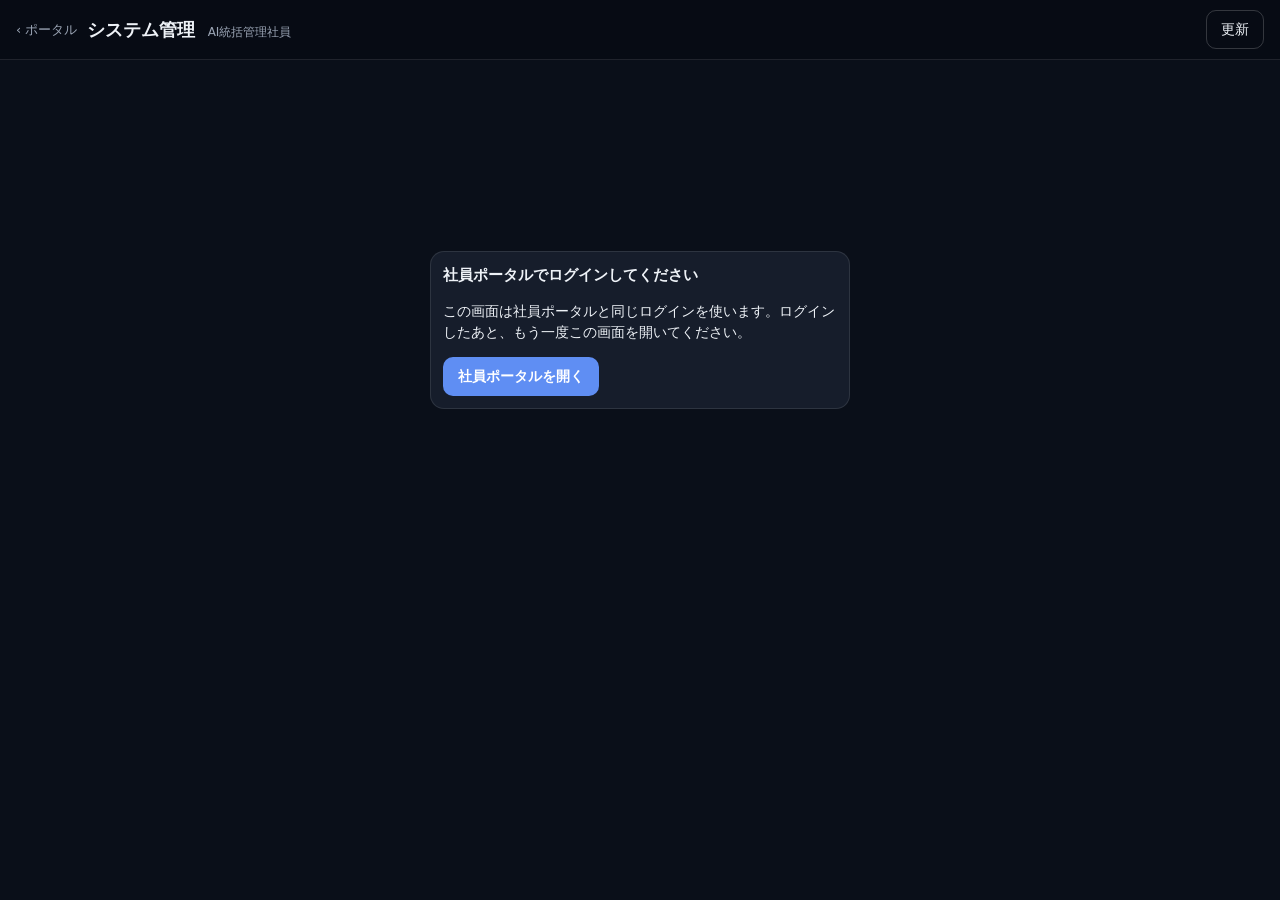
<file: ops/index.html>
<!doctype html>
<html lang="ja">
<head>
  <meta charset="utf-8">
  <meta name="viewport" content="width=device-width, initial-scale=1, viewport-fit=cover">
  <meta name="theme-color" content="#151a2b">
  <meta name="robots" content="noindex">
  <title>システム管理 — 迅翔興業</title>
  <link rel="icon" href="../icons/favicon-32-v2.png">
  <link rel="stylesheet" href="ops.css">
</head>
<body>
  <header class="top">
    <div class="top-left">
      <a class="back" href="../" aria-label="社員ポータルへ戻る">‹ ポータル</a>
      <h1>システム管理 <span class="sub">AI統括管理社員</span></h1>
    </div>
    <div class="top-right">
      <span id="who" class="who"></span>
      <span id="updated" class="updated"></span>
      <button id="btn-refresh" class="btn ghost" type="button">更新</button>
    </div>
  </header>

  <div id="banner" class="banner" hidden></div>

  <main id="login-needed" class="center" hidden>
    <div class="card narrow">
      <h2>社員ポータルでログインしてください</h2>
      <p>この画面は社員ポータルと同じログインを使います。ログインしたあと、もう一度この画面を開いてください。</p>
      <a class="btn primary" href="../">社員ポータルを開く</a>
    </div>
  </main>

  <main id="app" class="layout" hidden>
    <section class="col-main">
      <div id="tiles" class="tiles"></div>

      <div class="section-head">
        <h2>アプリの状態</h2>
        <span class="hint">数字や文はAIの見張りが10分おきに確認した結果です。「未監視」「確認不能」は正常ではありません。</span>
      </div>
      <div id="apps" class="apps"></div>

      <div id="pending-area" hidden>
        <div class="section-head">
          <h2>承認待ち・未処理(全アプリ)</h2>
          <span class="hint">あなたの権限で見られるものだけを表示します。承認・差し戻しは各アプリの決まりの処理をそのまま使います。</span>
        </div>
        <div id="pending-sources" class="chips"></div>
        <div id="pending-list" class="list"></div>
      </div>

      <div class="section-head">
        <h2>依頼(不具合報告・修正)</h2>
        <button id="btn-new-item" class="btn primary sm" type="button">＋ 不具合・修正を依頼</button>
      </div>
      <div id="items" class="list"></div>

      <div class="section-head"><h2>最近の変化</h2></div>
      <div id="events" class="list compact"></div>

      <div id="reports-area" hidden>
        <div class="section-head">
          <h2 id="reports-title">社員AI操作報告</h2>
          <span id="reports-hint" class="hint">社員がAIに指示した内容・AIの作業・拒否した指示・承認を、受付番号ごとにまとめています。記録は誰も消したり書き換えたりできません。</span>
        </div>
        <form id="reports-form" class="row-form">
          <input type="date" name="from" aria-label="いつから">
          <input type="date" name="to" aria-label="いつまで">
          <input name="employee" placeholder="社員番号・氏名" aria-label="社員">
          <select name="app" aria-label="アプリ"></select>
          <label class="chk"><input type="checkbox" name="alert"> 権限外の試行・重要な操作だけ</label>
          <button class="btn primary sm">表示</button>
          <button class="btn ghost sm" type="button" id="reports-csv">一覧をCSVで出力</button>
        </form>
        <div id="reports" class="list"></div>
      </div>

      <div id="admin-area" hidden>
        <div class="section-head"><h2>権限の設定</h2><span class="hint">システム管理者と社長だけに表示されます。変更はすべて記録されます。</span></div>
        <div class="card">
          <h3 class="card-title">標準の権限を当てる</h3>
          <p class="hint">全員、最初は「一般社員」です(見てよい情報の確認・不具合の報告・自分の申請の確認・AIへの質問ができます)。必要な人にだけ、標準の権限を当ててください。当てると、その人の今の役割は標準の内容に置きかわります。</p>
          <form id="template-form" class="row-form">
            <input name="target" placeholder="社員番号" required inputmode="numeric">
            <select name="template">
              <option value="fixer">修正担当(担当アプリでAIへ修正を依頼できる。本番への反映は管理者の承認が要る)</option>
              <option value="app_admin">アプリ管理者(担当アプリの修正の承認・承認待ちの確認ができる)</option>
              <option value="system_admin">システム管理者(担当アプリの重要データの修正も承認できる。社長だけが付けられる)</option>
              <option value="staff">一般社員に戻す(役割をすべて外す)</option>
            </select>
            <button class="btn primary sm">当てる</button>
          </form>
          <p id="template-apps-hint" class="hint">担当アプリ: 選ばなければ全アプリになります(アプリ管理者は1つ以上選んでください)。</p>
          <div id="template-apps" class="chips"></div>
          <h3 class="card-title">個別に追加・取り消し</h3>
          <form id="role-form" class="row-form">
            <input name="target" placeholder="社員番号" required inputmode="numeric">
            <select name="app"></select>
            <select name="role">
              <option value="fixer">修正担当</option>
              <option value="app_admin">アプリ管理者</option>
              <option value="system_admin">システム管理者(社長のみ付与可)</option>
            </select>
            <button class="btn primary sm" name="grant" value="1">付与</button>
            <button class="btn ghost sm" name="revoke" value="1">取り消し</button>
          </form>
          <h3 class="card-title">社員ごとの権限</h3>
          <div id="members" class="list compact"></div>
        </div>
        <div class="section-head"><h2>アプリの追加</h2></div>
        <div class="card">
          <form id="app-form" class="row-form">
            <input name="app_name" placeholder="アプリID(英小文字・例 new-app)" required pattern="[a-z][a-z0-9-]{1,40}">
            <input name="display_name" placeholder="表示名" required>
            <input name="url" placeholder="本番URL(https://…)" type="url">
            <input name="repo_dir" placeholder="修正先フォルダ(任意)">
            <label class="chk"><input type="checkbox" name="high"> 給与・支払い・個人情報を扱う</label>
            <button class="btn primary sm">登録</button>
          </form>
        </div>
      </div>
    </section>

    <aside class="col-chat card">
      <div class="chat-head">
        <h2>AI社員に聞く</h2>
        <span class="hint">話しかけるか文字で送ってください。例: 「今日のシステムの状況は？」「私の申請はどうなってる？」「配置カレンダーが開かない」「社員ポータルの日報の保存を直して」</span>
      </div>
      <div id="chat-log" class="chat-log" aria-live="polite"></div>
      <form id="chat-form" class="chat-form">
        <textarea id="chat-input" rows="2" placeholder="AI社員への質問・依頼を入力" maxlength="2000"></textarea>
        <div class="chat-actions">
          <label class="chk voice-opt" id="voice-reply-wrap"><input type="checkbox" id="voice-reply"> 返事を声で読み上げる</label>
          <button id="btn-stop-speak" class="btn ghost sm" type="button" hidden>🔇 読み上げを止める</button>
          <button id="btn-voice-check" class="btn ghost sm" type="button" title="スピーカーとマイクが使えるかを確かめ、結果を記録します">🔈 音声の確認</button>
          <button id="btn-mic" class="btn mic" type="button">🎤 話しかける</button>
          <button class="btn primary sm" type="submit">送信</button>
        </div>
        <p id="voice-status" class="voice-status" aria-live="polite" hidden></p>
      </form>
    </aside>
  </main>

  <dialog id="dlg-item" class="dlg">
    <div class="dlg-body" id="dlg-item-body"></div>
  </dialog>

  <dialog id="dlg-report" class="dlg wide">
    <div class="dlg-body" id="dlg-report-body"></div>
  </dialog>

  <dialog id="dlg-new" class="dlg">
    <form id="new-form" class="dlg-body" method="dialog">
      <h2>不具合・修正を依頼</h2>
      <label>対象のアプリ<select name="app" required></select></label>
      <label>種類
        <select name="kind">
          <option value="bug_report">不具合を報告する(誰でも)</option>
          <option value="fix_request">AIに修正を任せる(修正担当以上)</option>
          <option value="direct_session">AI(Claude Code)と相談しながら直す(修正担当以上)</option>
        </select>
      </label>
      <label>件名<input name="title" required maxlength="200" placeholder="例: 日報の保存ボタンを押すと止まる"></label>
      <label>内容<textarea name="body" rows="5" placeholder="いつ・どの画面で・何をしたら・どうなったか"></textarea></label>
      <label>急ぎ度
        <select name="priority"><option value="normal">通常</option><option value="high">急ぎ</option><option value="urgent">至急(業務が止まっている)</option><option value="low">いつでもよい</option></select>
      </label>
      <p id="new-error" class="error" hidden></p>
      <div class="dlg-actions">
        <button class="btn ghost" value="cancel" formnovalidate>やめる</button>
        <button class="btn primary" id="new-submit" value="submit">送る</button>
      </div>
    </form>
  </dialog>

  <div id="toast" class="toast" hidden></div>
  <script src="../client-error-reporter.js"></script>
  <script src="ops.js"></script>
</body>
</html>
</file>
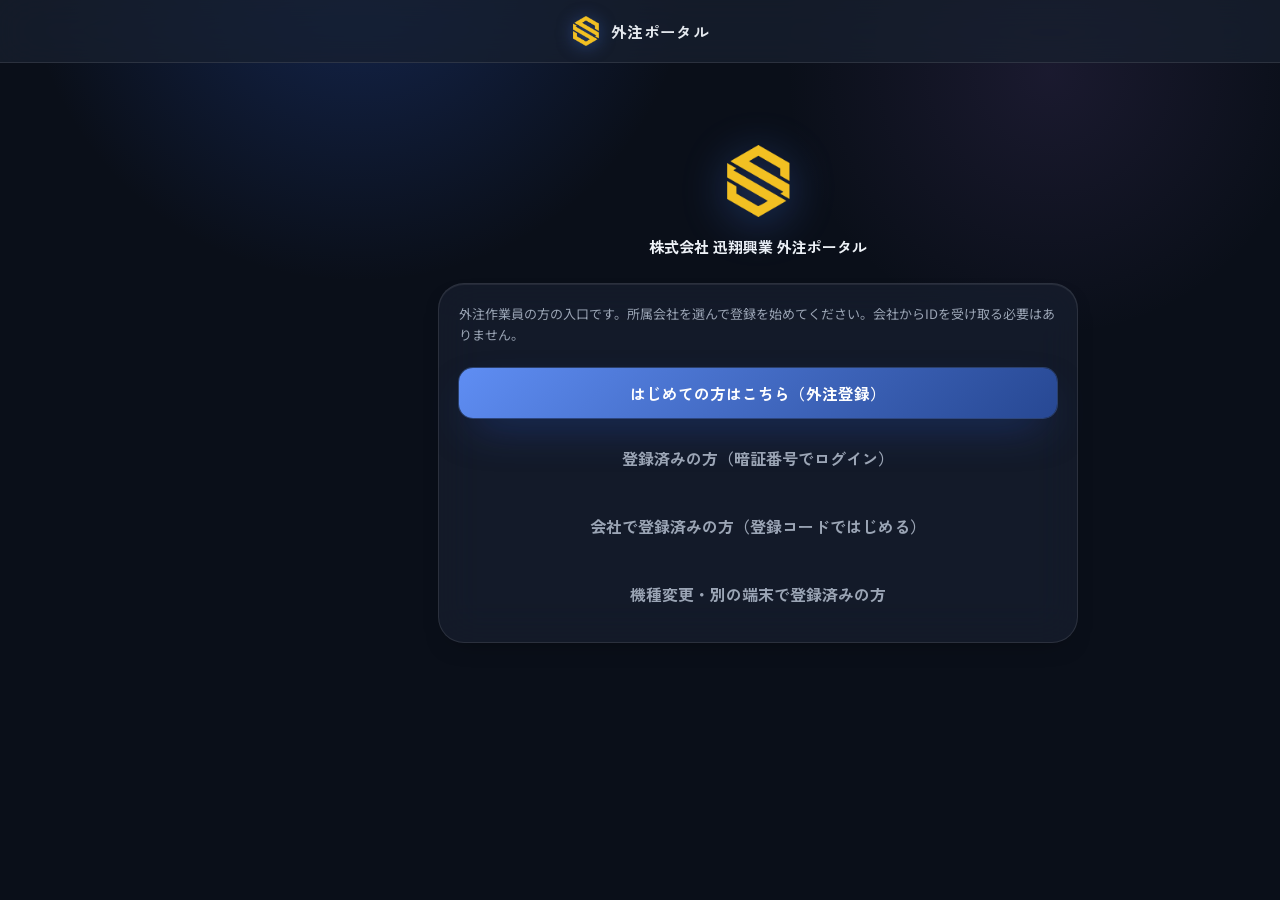
<file: sub/index.html>
<!doctype html>
<html lang="ja">
<head>
<meta charset="utf-8">
<meta name="viewport" content="width=device-width, initial-scale=1, maximum-scale=1">
<title>迅翔興業 外注ポータル</title>
<link rel="manifest" href="manifest.json">
<link rel="icon" type="image/png" sizes="32x32" href="icons/favicon-32-v2.png">
<link rel="icon" type="image/png" sizes="16x16" href="icons/favicon-16-v2.png">
<link rel="apple-touch-icon" href="icons/app-icon-180-v2.png">
<meta name="theme-color" content="#12213f">
<link rel="preconnect" href="https://fonts.googleapis.com">
<link rel="preconnect" href="https://fonts.gstatic.com" crossorigin>
<link href="https://fonts.googleapis.com/css2?family=Noto+Sans+JP:wght@400;500;600;700;800;900&family=Zen+Kaku+Gothic+New:wght@500;700;900&display=swap" rel="stylesheet">
<link rel="stylesheet" href="style.css">
</head>
<body>
<div id="staging-banner" class="staging-banner">先行更新版｜通常版と同じデータです｜新機能を先にお試しいただけます</div>
<!-- LINEアプリの中で開いていると、次に開いたときにログイン情報が消えることがある。
     強制はせず、SafariやChromeで開き直す方法とホーム画面への追加を案内する。 -->
<div id="line-browser-notice" style="display:none;background:#fff6e0;border-bottom:1px solid #f0d9a0;color:#5a4412;padding:10px 14px;font-size:.86rem;line-height:1.6;">
  <div style="font-weight:700;margin-bottom:4px;">LINEの中で開いています</div>
  <div>このままでもお使いいただけますが、次に開いたときにログインし直しになることがあります。
    下のボタンでブラウザで開き直すと、次回から暗証番号の入力も不要になります。</div>
  <a id="line-open-external" href="#" style="display:inline-block;margin-top:8px;background:#12213f;color:#fff;text-decoration:none;padding:8px 14px;border-radius:8px;font-weight:700;">ブラウザで開き直す</a>
  <div style="margin-top:8px;font-size:.8rem;">
    開いたあと、画面下の共有ボタン（<span style="font-weight:700;">⬆</span>）から「ホーム画面に追加」をしておくと、次からアプリのように開けます。
  </div>
  <button type="button" id="line-notice-close" style="margin-top:8px;background:none;border:none;color:#7a6a45;text-decoration:underline;padding:0;font-size:.8rem;width:auto;">閉じる</button>
</div>
<header class="app-header">
  <img src="brand/logo-gold.png" alt="迅翔興業" class="app-header-logo">
  <span class="app-header-title" id="app-header-title">外注ポータル</span>
</header>
<main>

  <!-- 入口: はじめての方=外注登録 / 登録済みの方=機種変更。IDは入力させない(自動採番・端末保持)。 -->
  <section id="screen-welcome" class="screen">
    <div class="login-wrap">
      <img src="brand/logo-gold.png" alt="迅翔興業" class="login-logo">
      <div class="login-company">株式会社 迅翔興業 外注ポータル</div>
      <div class="card">
        <div class="hint" style="margin-top:0;">外注作業員の方の入口です。所属会社を選んで登録を始めてください。会社からIDを受け取る必要はありません。</div>
        <button id="welcome-register-btn">はじめての方はこちら（外注登録）</button>
        <button class="menu-btn secondary" id="welcome-recover-btn" style="margin-top:12px;">登録済みの方（暗証番号でログイン）</button>
        <button class="menu-btn secondary" id="welcome-first-login-btn" style="margin-top:12px;">会社で登録済みの方（登録コードではじめる）</button>
        <button class="menu-btn secondary" id="welcome-relink-btn" style="margin-top:12px;">機種変更・別の端末で登録済みの方</button>
      </div>
    </div>
  </section>

  <!-- ① 外注 初回登録(自己登録・ID自動採番) -->
  <section id="screen-register" class="screen">
    <button class="back-btn" data-back="welcome">← もどる</button>
    <div class="card">
      <div class="section-title">① 外注 初回登録</div>
      <div class="hint" style="margin-top:0;">所属している外注会社を選び、基本情報と暗証番号を登録してください。登録が完了すると、あなた専用の作業員IDが自動で発行されます（入力は不要です）。</div>
      <label for="reg-company" style="margin-top:10px">所属する外注会社<span style="color:#e23b3b">（必須）</span></label>
      <select id="reg-company"></select>
      <label for="reg-name" style="margin-top:10px">氏名<span style="color:#e23b3b">（必須）</span></label>
      <input type="text" id="reg-name" autocomplete="off">
      <label for="reg-furigana" style="margin-top:8px">フリガナ</label>
      <input type="text" id="reg-furigana" autocomplete="off">
      <label for="reg-phone" style="margin-top:8px">電話番号<span style="color:#e23b3b">（必須）</span></label>
      <input type="tel" id="reg-phone" inputmode="tel" autocomplete="off">
      <label for="reg-pin" style="margin-top:10px">暗証番号を決めてください(4〜6桁)<span style="color:#e23b3b">（必須）</span></label>
      <input type="password" id="reg-pin" inputmode="numeric" pattern="[0-9]*" maxlength="6" autocomplete="off">
      <label for="reg-pin2" style="margin-top:8px">暗証番号(確認のためもう一度)</label>
      <input type="password" id="reg-pin2" inputmode="numeric" pattern="[0-9]*" maxlength="6" autocomplete="off">
      <div class="error" id="register-error"></div>
      <button id="register-submit">登録してはじめる</button>
    </div>
  </section>

  <!-- 登録済みの方の復帰: 作業員IDを知らなくても 会社+氏名+暗証番号 で戻れる入口。
       端末のログイン情報が消えた利用者が行き止まりにならないための画面(2026-09-05)。 -->
  <section id="screen-recover" class="screen">
    <button class="back-btn" data-back="welcome">← もどる</button>
    <div class="card">
      <div class="section-title">登録済みの方のログイン</div>
      <div class="hint" style="margin-top:0;">前に登録したことがある方はこちらです。作業員IDを覚えていなくても大丈夫です。</div>
      <label for="rec-company" style="margin-top:10px">所属する外注会社<span style="color:#e23b3b">（必須）</span></label>
      <select id="rec-company"></select>
      <label for="rec-name" style="margin-top:10px">氏名<span style="color:#e23b3b">（必須）</span></label>
      <input type="text" id="rec-name" autocomplete="off">
      <label for="rec-pin" style="margin-top:10px">暗証番号<span style="color:#e23b3b">（必須）</span></label>
      <input type="password" id="rec-pin" inputmode="numeric" pattern="[0-9]*" maxlength="6" autocomplete="off">
      <div id="rec-phone-wrap" style="display:none">
        <label for="rec-phone" style="margin-top:10px">電話番号</label>
        <input type="tel" id="rec-phone" inputmode="tel" autocomplete="off">
        <div class="hint">同じ氏名の方が複数いるため、電話番号でご本人を確認します。ハイフンはあってもなくても大丈夫です。</div>
      </div>
      <div class="error" id="recover-error"></div>
      <button id="recover-submit">ログイン</button>
      <button class="link" id="recover-to-register" style="margin-top:10px;">はじめての方はこちら（外注登録）</button>
    </div>
  </section>

  <!-- 機種変更/別端末: 会社+氏名+電話+暗証番号で本人再確認 -->
  <section id="screen-relink" class="screen">
    <button class="back-btn" data-back="welcome">← もどる</button>
    <div class="card">
      <div class="section-title">機種変更・別の端末でログイン</div>
      <div class="hint" style="margin-top:0;">以前この外注ポータルに登録した方は、所属会社・氏名・電話番号・暗証番号で本人確認するとこの端末でも使えるようになります。</div>
      <label for="relink-company" style="margin-top:10px">所属する外注会社</label>
      <select id="relink-company"></select>
      <label for="relink-name" style="margin-top:8px">氏名</label>
      <input type="text" id="relink-name" autocomplete="off">
      <label for="relink-phone" style="margin-top:8px">電話番号</label>
      <input type="tel" id="relink-phone" inputmode="tel" autocomplete="off">
      <label for="relink-pin" style="margin-top:8px">暗証番号</label>
      <input type="password" id="relink-pin" inputmode="numeric" pattern="[0-9]*" maxlength="6" autocomplete="off">
      <div class="error" id="relink-error"></div>
      <button id="relink-submit">本人確認してログイン</button>
    </div>
  </section>

  <!-- 会社が先に登録した方(パターンB): 作業員ID + 初回登録コードで本人確認し、自分で暗証番号を設定 -->
  <section id="screen-first-login" class="screen">
    <button class="back-btn" data-back="welcome">← もどる</button>
    <div class="card">
      <div class="section-title">会社で登録済みの方の初回登録</div>
      <div class="hint" style="margin-top:0;">会社から受け取った<b>作業員ID</b>と<b>初回登録コード</b>を入力し、自分だけの暗証番号を設定してください。QRを読み取って開いた場合は自動で入力されています。暗証番号はあなたしか知りません（会社・管理者は見られません）。</div>
      <label for="fl-login-code" style="margin-top:10px">作業員ID<span style="color:#e23b3b">（必須）</span></label>
      <input type="text" id="fl-login-code" autocomplete="off" placeholder="例: 12-003">
      <label for="fl-code" style="margin-top:8px">初回登録コード（6桁）<span style="color:#e23b3b">（必須）</span></label>
      <input type="text" id="fl-code" inputmode="numeric" pattern="[0-9]*" maxlength="6" autocomplete="off">
      <label for="fl-pin" style="margin-top:10px">暗証番号を決めてください(4〜6桁)<span style="color:#e23b3b">（必須）</span></label>
      <input type="password" id="fl-pin" inputmode="numeric" pattern="[0-9]*" maxlength="6" autocomplete="off">
      <label for="fl-pin2" style="margin-top:8px">暗証番号(確認のためもう一度)</label>
      <input type="password" id="fl-pin2" inputmode="numeric" pattern="[0-9]*" maxlength="6" autocomplete="off">
      <div class="error" id="first-login-error"></div>
      <button id="first-login-submit">本人確認して暗証番号を設定</button>
    </div>
  </section>

  <!-- 2回目以降: 暗証番号ログイン(IDは端末が記憶・入力不要) -->
  <section id="screen-pin-entry" class="screen">
    <div class="login-wrap">
      <img src="brand/logo-gold.png" alt="迅翔興業" class="login-logo">
      <div class="login-company" id="pin-entry-name">読み込み中...</div>
      <div class="card">
        <label for="pin-entry-code">暗証番号を入力してください</label>
        <input type="password" id="pin-entry-code" inputmode="numeric" pattern="[0-9]*" maxlength="6" autocomplete="off">
        <div class="error" id="pin-entry-error"></div>
        <button id="pin-entry-submit">ログイン</button>
        <button class="link" id="pin-entry-switch">別の方・機種変更はこちら</button>
      </div>
    </div>
  </section>

  <!-- ホーム -->
  <section id="screen-home" class="screen">
    <div class="card">
      <div class="home-greeting">こんにちは、<span id="home-worker-name">-</span> さん</div>
      <div class="home-company" id="home-company-name" style="color:#5b6b8a;font-size:.9rem;margin-bottom:14px"></div>
      <button class="menu-btn" id="home-attendance-btn" style="font-size:19px;padding:20px;background:var(--primary);color:#fff;border-color:var(--primary);">📋 今日の出勤を報告する</button>
      <div class="hint" style="margin:6px 2px 0;">毎日はこれだけでOK（現場→勤務区分→残業→出張→送信）</div>
      <button class="menu-btn" id="home-profile-btn" style="margin-top:16px;">👤 個人情報・資格・健康診断（登録・確認）</button>
      <button class="menu-btn secondary" id="home-logout-btn">ログアウト</button>
    </div>
    <div class="card" id="home-recent-wrap" style="display:none">
      <div class="section-title">最近の提出</div>
      <div id="home-recent-list"></div>
      <button class="menu-btn secondary" id="home-history-btn" style="margin-top:12px;">🗓 出勤履歴をすべて見る</button>
    </div>
  </section>

  <!-- 出勤履歴(月単位・本人のみ) -->
  <section id="screen-history" class="screen">
    <button class="back-btn" data-back="home">← もどる</button>
    <div class="card">
      <div class="section-title">出勤履歴</div>
      <div style="display:flex;align-items:center;justify-content:space-between;margin:6px 0 12px;">
        <button type="button" id="hist-prev" class="seg" style="width:auto;padding:6px 16px;">＜</button>
        <div id="hist-month" style="font-weight:700;font-size:1.05rem;">-</div>
        <button type="button" id="hist-next" class="seg" style="width:auto;padding:6px 16px;">＞</button>
      </div>
      <div id="hist-stats" style="display:grid;grid-template-columns:1fr 1fr 1fr;gap:6px;text-align:center;margin-bottom:12px;">
        <div><div style="font-size:.8rem;color:#5b6b8a;">出勤日数</div><div id="hist-days" style="font-weight:700;">-</div></div>
        <div><div style="font-size:.8rem;color:#5b6b8a;">合計人工</div><div id="hist-mandays" style="font-weight:700;">-</div></div>
        <div><div style="font-size:.8rem;color:#5b6b8a;">残業合計</div><div id="hist-overtime" style="font-weight:700;">-</div></div>
      </div>
      <div id="hist-list"></div>
    </div>
  </section>

  <!-- 出勤報告 詳細(本人のみ・訂正/取消) -->
  <section id="screen-att-detail" class="screen">
    <button class="back-btn" data-back="history">← 履歴にもどる</button>
    <div class="card">
      <div class="section-title" id="detail-date">-</div>
      <div id="detail-status" style="margin-bottom:10px;"></div>
      <div id="detail-entries"></div>
      <button class="menu-btn" id="detail-edit-btn" style="margin-top:14px;background:var(--primary);color:#fff;border-color:var(--primary);">✏️ この出勤報告を訂正する</button>
      <button class="menu-btn secondary" id="detail-cancel-btn" style="margin-top:10px;color:var(--danger);border-color:var(--danger);">🗑 この出勤報告を取り消す</button>
    </div>
  </section>

  <!-- ②③④ 個人情報・会社・資格 -->
  <section id="screen-profile" class="screen">
    <button class="back-btn" data-back="home">← もどる</button>
    <div class="card">
      <div class="section-title">② 基本情報</div>
      <label for="pf-name">氏名</label>
      <input type="text" id="pf-name" autocomplete="off">
      <label for="pf-furigana" style="margin-top:10px">フリガナ</label>
      <input type="text" id="pf-furigana" autocomplete="off">
      <label for="pf-birth" style="margin-top:10px">生年月日</label>
      <input type="date" id="pf-birth">
      <label for="pf-phone" style="margin-top:10px">電話番号</label>
      <input type="tel" id="pf-phone" inputmode="tel" autocomplete="off">
      <label for="pf-address" style="margin-top:10px">住所</label>
      <input type="text" id="pf-address" autocomplete="off">
      <label for="pf-blood" style="margin-top:10px">血液型<span style="color:#e23b3b">（必須）</span></label>
      <input type="text" id="pf-blood" placeholder="例: A" autocomplete="off">
      <label for="pf-ec-name" style="margin-top:10px">緊急連絡先 氏名<span style="color:#e23b3b">（必須）</span></label>
      <input type="text" id="pf-ec-name" autocomplete="off">
      <label for="pf-ec-rel" style="margin-top:10px">緊急連絡先 続柄<span style="color:#e23b3b">（必須）</span></label>
      <input type="text" id="pf-ec-rel" autocomplete="off" placeholder="例: 妻・父・兄 など">
      <label for="pf-ec-phone" style="margin-top:10px">緊急連絡先 電話<span style="color:#e23b3b">（必須）</span></label>
      <input type="tel" id="pf-ec-phone" inputmode="tel" autocomplete="off">
      <div class="hint" id="pf-required-notice" style="display:none;color:#e23b3b;margin-top:8px;">未入力の必須項目があります。血液型・緊急連絡先(氏名・続柄・電話)をすべて入力してください。</div>
    </div>
    <div class="card">
      <div class="section-title">③ 所属外注会社</div>
      <div id="pf-company-locked" style="display:none">
        <div class="readonly-value" id="pf-company-name">-</div>
        <div class="hint">所属会社は会社側で設定されています。変更が必要な場合は担当者へご連絡ください。</div>
      </div>
      <div id="pf-company-select-wrap" style="display:none">
        <label for="pf-company-select">所属している外注会社を選んでください</label>
        <select id="pf-company-select"></select>
        <div class="hint">一度選ぶと、以後はご自身では変更できません(会社担当者のみ変更可)。</div>
      </div>
    </div>
      <div class="error" id="profile-error"></div>
      <button id="profile-save-btn">基本情報を保存する</button>
    </div>
    <div class="card">
      <div class="section-title">④ 資格・免許（複数登録できます）</div>
      <div class="hint" style="margin-top:0;">持っている資格を一覧から選ぶだけです。番号や期限の入力は不要です。</div>
      <div id="pf-qual-list" class="recent-item-list"></div>
      <div class="hint" id="pf-qual-empty" style="display:none">まだ登録がありません。下から選んで追加してください。</div>
      <label for="pf-qual-select" style="margin-top:10px">持っている資格を選ぶ</label>
      <select id="pf-qual-select"></select>
      <div id="pf-qual-other-wrap" style="display:none;margin-top:8px;">
        <label for="pf-qual-other">資格・免許名を入力（例: 高所作業車、職長教育、酸欠危険作業 など）</label>
        <input type="text" id="pf-qual-other" placeholder="マスターに無い資格名" autocomplete="off">
      </div>
      <div class="error" id="qual-error"></div>
      <button id="qual-add-btn" class="secondary">選んだ資格を追加</button>
    </div>
    <div class="card">
      <div class="section-title">⑤ 健康診断</div>
      <div id="pf-health-list" class="recent-item-list"></div>
      <div class="hint" id="pf-health-empty" style="display:none">まだ登録がありません。下から追加してください。</div>
      <label for="pf-health-date" style="margin-top:10px">健康診断の実施日</label>
      <input type="date" id="pf-health-date">
      <label for="pf-health-next" style="margin-top:8px">次回受診の期限(任意)</label>
      <input type="date" id="pf-health-next">
      <div class="error" id="health-error"></div>
      <button id="health-add-btn" class="secondary">健康診断を追加</button>
    </div>
  </section>

  <!-- ⑤⑥⑦⑧⑨ 本日の日報 -->
  <section id="screen-attendance" class="screen">
    <button class="back-btn" data-back="home">← もどる</button>
    <div class="card">
      <div class="section-title">本日の日報</div>
      <div class="attendance-date" id="att-date">-</div>
      <div class="hint" style="margin-bottom:6px;">1日に最大2現場まで登録できます。合計人工は自動で計算されます。</div>

      <div id="att-blocks"></div>

      <button type="button" id="att-add-site-btn" class="secondary" style="margin-top:8px;">＋ もう1現場を追加</button>
      <div class="hint" id="att-total" style="margin-top:8px;font-weight:700;">合計人工 1.0</div>

      <div class="error" id="att-error"></div>
      <button id="att-submit-btn">⑨ 登録する</button>
    </div>

    <template id="att-block-template">
      <div class="att-site-block" style="border-top:1px solid var(--line,#eee);padding-top:10px;margin-top:10px;">
        <div class="att-block-head" style="display:flex;justify-content:space-between;align-items:center;">
          <label class="att-block-title" style="font-weight:700;">現場1</label>
          <button type="button" class="ab-remove-btn secondary" style="display:none;padding:2px 10px;">削除</button>
        </div>
        <label>⑤ 現場</label>
        <select class="ab-site"></select>
        <div class="ab-newsite-wrap" style="display:none;margin-top:8px">
          <input type="text" class="ab-newsite" placeholder="現場名を入力(一覧に無い場合)" autocomplete="off">
        </div>
        <label style="margin-top:14px">⑥ 勤務区分</label>
        <select class="ab-worktype">
          <option value="終日">終日</option>
          <option value="午前">午前</option>
          <option value="午後">午後</option>
        </select>
        <label style="margin-top:14px">⑦ 人工</label>
        <select class="ab-headcount">
          <option value="1.0">1.0</option>
          <option value="0.5">0.5</option>
        </select>
        <div class="hint">区分を選ぶと自動でセットされます。2現場の場合は 現場A 0.5 + 現場B 0.5 = 1.0 のように分けられます。</div>
        <label style="margin-top:14px">⑧ 残業時間</label>
        <input type="number" class="ab-overtime" inputmode="decimal" step="0.5" min="0" value="0">
        <label style="margin-top:14px" class="checkbox-row"><input type="checkbox" class="ab-night"> 夜勤</label>
        <label style="margin-top:10px" class="checkbox-row"><input type="checkbox" class="ab-trip"> 出張（この現場は出張扱い）</label>
        <label style="margin-top:10px">備考(任意)</label>
        <input type="text" class="ab-notes" autocomplete="off">
      </div>
    </template>
    <div class="card" id="att-existing-wrap" style="display:none">
      <div class="section-title">本日 登録済みの内容</div>
      <div id="att-existing-list"></div>
    </div>
  </section>

  <!-- 登録完了。登録できたことをはっきり伝え、自分の作業員IDを一度見せる。
       これが無いと、登録は成功しているのに「登録できなかった」と受け取られる(2026-09-05)。 -->
  <section id="screen-registered" class="screen">
    <div class="card done-card">
      <div class="done-check">✓</div>
      <div class="done-title">登録が完了しました</div>
      <div class="done-sub" id="registered-name"></div>
      <div style="margin-top:16px;background:#f4f7fc;border:1px solid #dbe4f2;border-radius:10px;padding:14px;">
        <div style="font-size:.82rem;color:#5b6b8a;">あなたの作業員ID</div>
        <div id="registered-login-code" style="font-size:1.5rem;font-weight:800;letter-spacing:.06em;color:#12213f;margin-top:4px;">-</div>
        <div class="hint" style="margin-top:8px;">この端末が覚えているので、次回からIDの入力は不要です。念のため控えておくと安心です。</div>
      </div>
      <div class="hint" style="margin-top:12px;text-align:left;">もしこの端末のログイン情報が消えてしまっても、最初の画面の「登録済みの方（暗証番号でログイン）」から、会社・氏名・暗証番号だけで戻れます。</div>
      <button id="registered-continue-btn" style="margin-top:16px;">つづける（出勤報告へ）</button>
      <button class="menu-btn secondary" id="registered-profile-btn" style="margin-top:10px;">個人情報・資格・健康診断を登録する</button>
    </div>
  </section>

  <!-- 完了 -->
  <section id="screen-done" class="screen">
    <div class="card done-card">
      <div class="done-check">✓</div>
      <div class="done-title" id="done-title">登録しました</div>
      <div class="done-sub" id="done-sub"></div>
      <button id="done-home-btn">ホームへ</button>
    </div>
  </section>

</main>
<script src="client-error-reporter.js"></script>
<script src="app.js"></script>
</body>
</html>
</file>
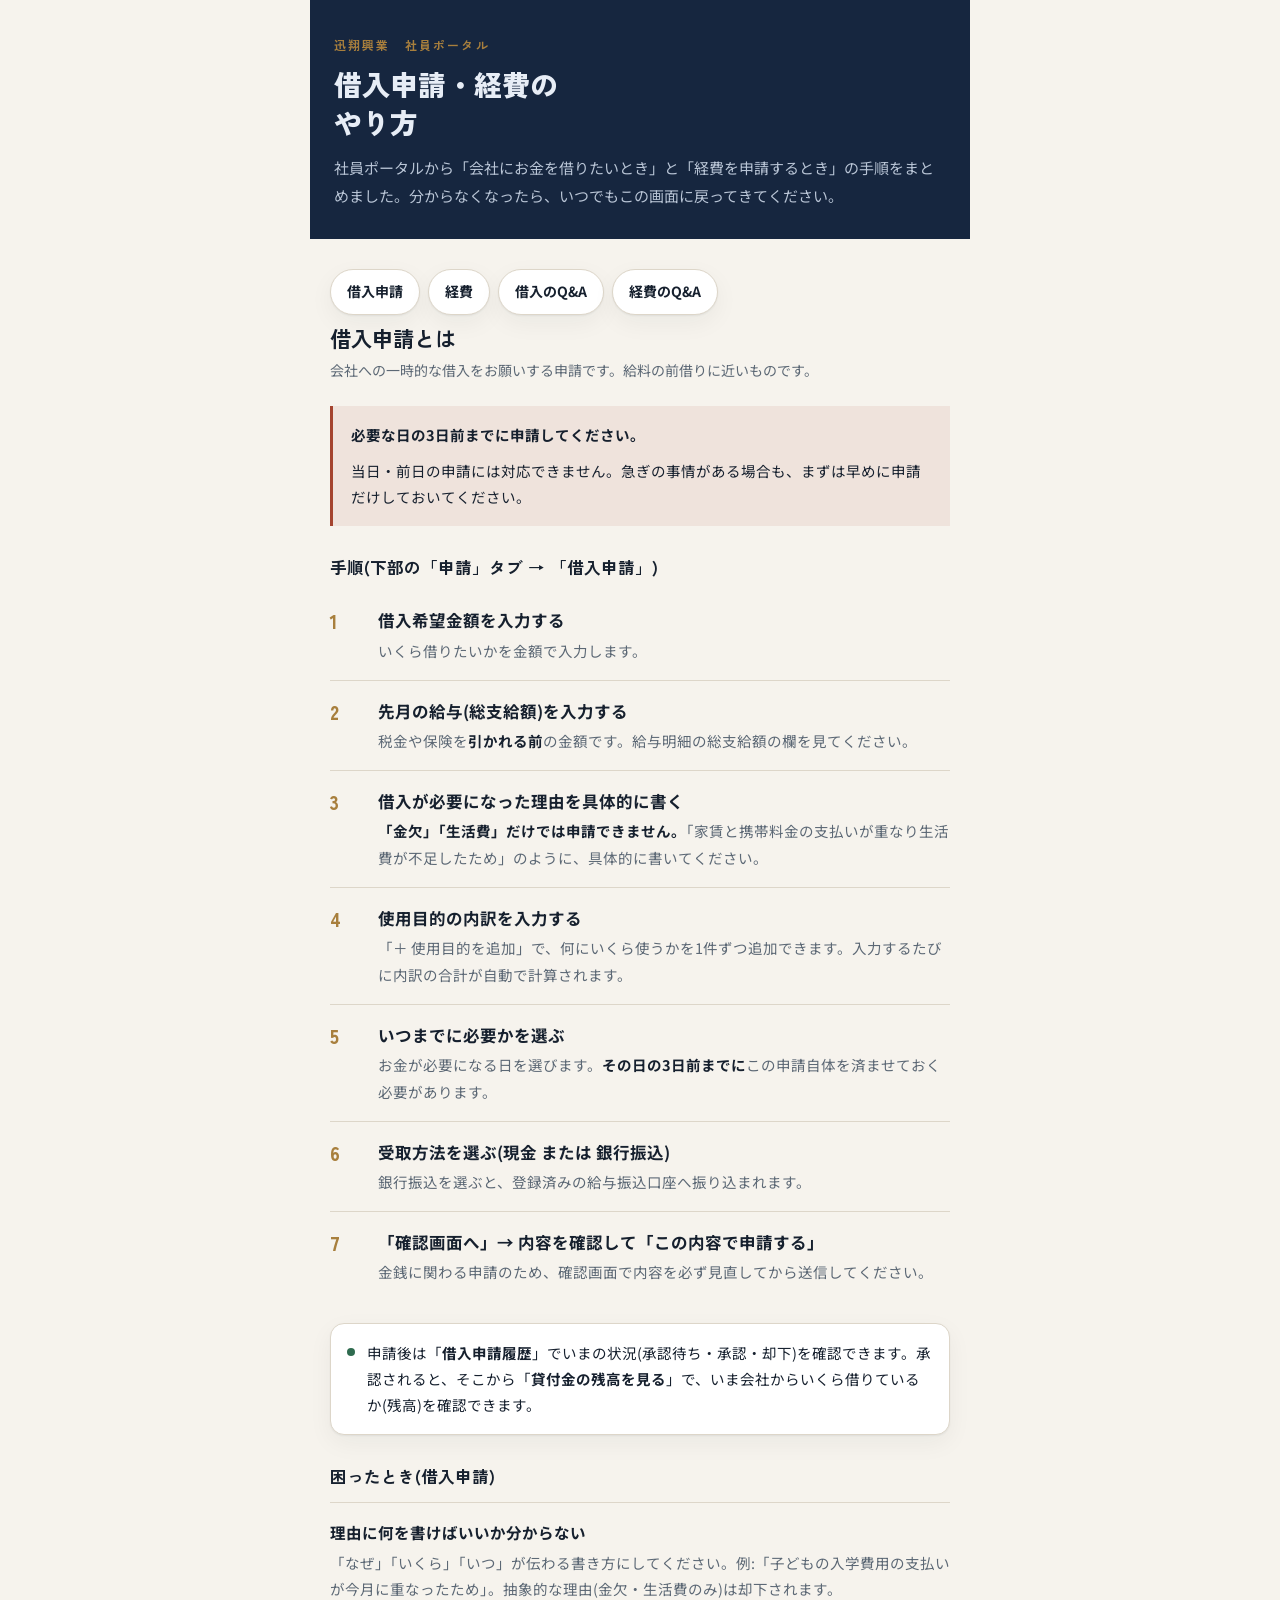
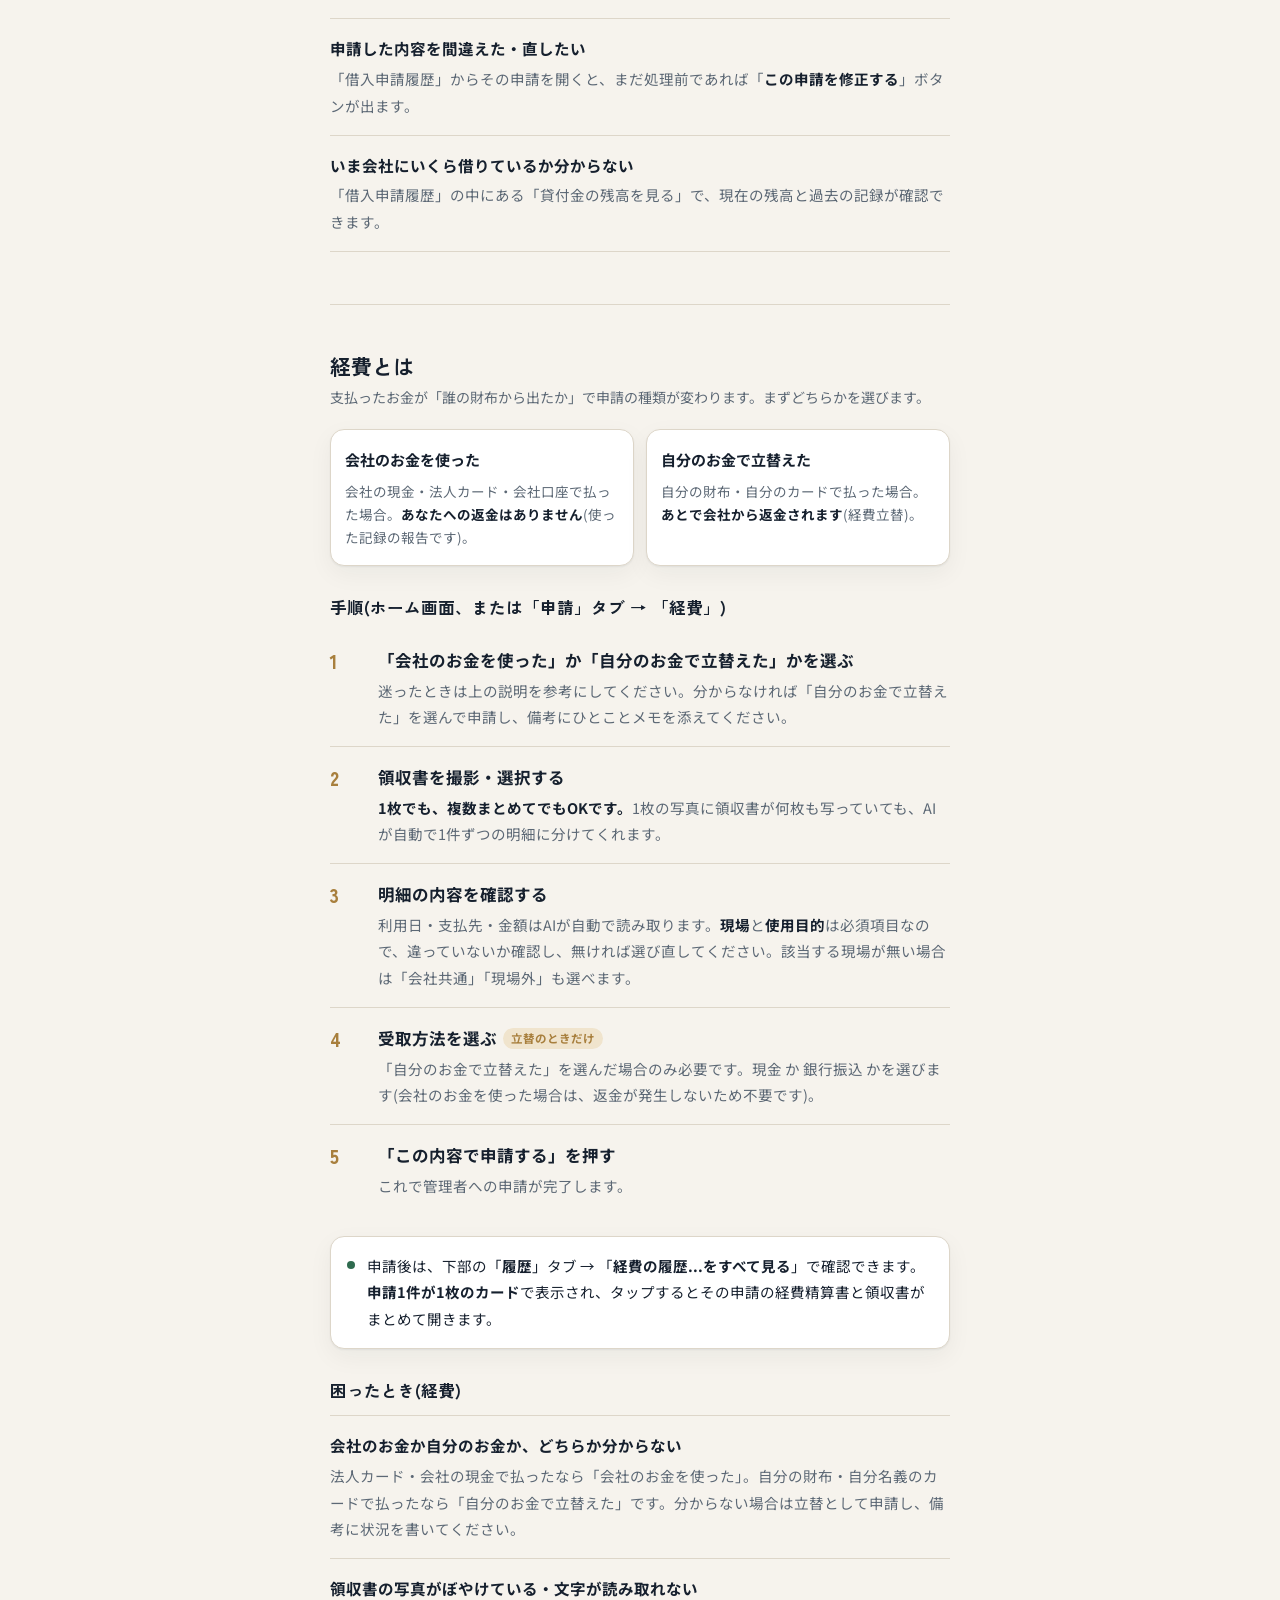
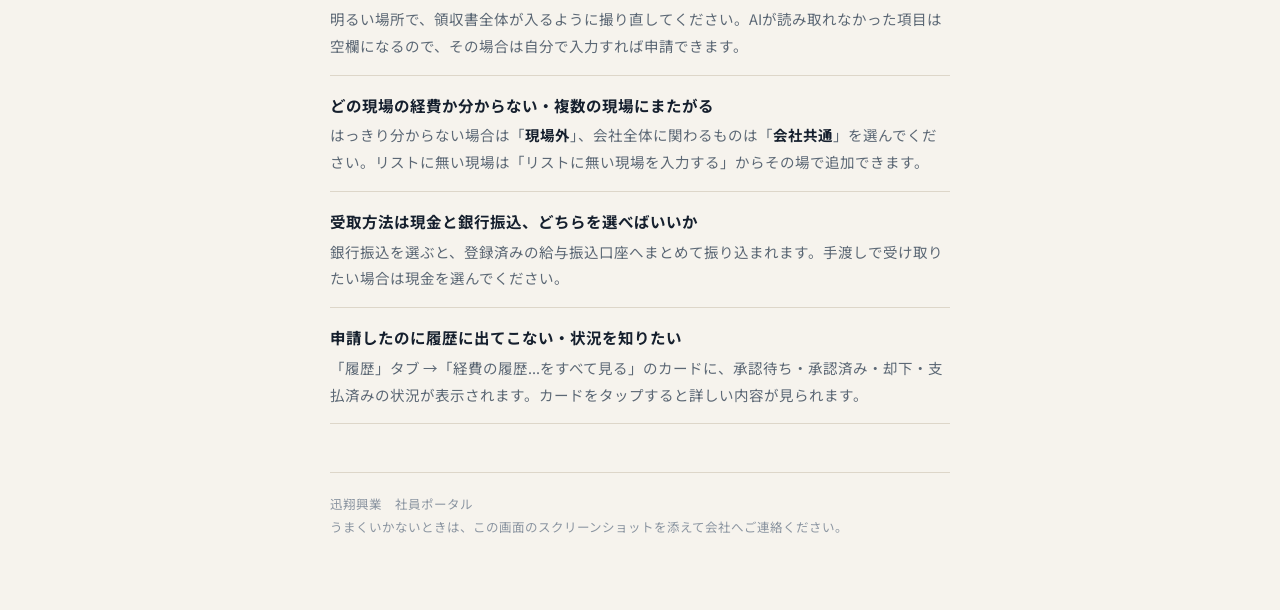
<file: loan-expense-guide.html>
<!DOCTYPE html>
<html lang="ja">
<head>
<meta charset="UTF-8">
<meta name="viewport" content="width=device-width, initial-scale=1">
<title>借入申請・経費のやり方</title>
<link rel="preconnect" href="https://fonts.googleapis.com">
<link rel="preconnect" href="https://fonts.gstatic.com" crossorigin>
<link rel="stylesheet" href="https://fonts.googleapis.com/css2?family=Zen+Kaku+Gothic+New:wght@500;700;900&family=Noto+Sans+JP:wght@400;500;700&display=swap">
<style>
  :root {
    --ground: #f6f3ed;
    --surface: #ffffff;
    --sunk: #efeae1;
    --ink: #16202e;
    --muted: #5c6875;
    --faint: #8b95a1;
    --line: #ddd6c9;
    --navy: #16263f;
    --navy-ink: #e7edf6;
    --gold: #a87f3d;
    --gold-soft: #f0e4cd;
    --warn: #a4442f;
    --ok: #2f6b4f;
    --shadow: 0 1px 2px rgba(22,32,46,.06), 0 8px 24px rgba(22,32,46,.05);
  }
  @media (prefers-color-scheme: dark) {
    :root:not([data-theme="light"]) {
      --ground: #0e1622;
      --surface: #16202e;
      --sunk: #1b2735;
      --ink: #e9eef5;
      --muted: #9aa6b4;
      --faint: #78838f;
      --line: #2a3746;
      --navy: #0a1220;
      --navy-ink: #e7edf6;
      --gold: #d5ab63;
      --gold-soft: #35291a;
      --warn: #e08b76;
      --ok: #7fc0a0;
      --shadow: 0 1px 2px rgba(0,0,0,.4), 0 8px 24px rgba(0,0,0,.3);
    }
  }
  :root[data-theme="dark"] {
    --ground: #0e1622;
    --surface: #16202e;
    --sunk: #1b2735;
    --ink: #e9eef5;
    --muted: #9aa6b4;
    --faint: #78838f;
    --line: #2a3746;
    --navy: #0a1220;
    --navy-ink: #e7edf6;
    --gold: #d5ab63;
    --gold-soft: #35291a;
    --warn: #e08b76;
    --ok: #7fc0a0;
    --shadow: 0 1px 2px rgba(0,0,0,.4), 0 8px 24px rgba(0,0,0,.3);
  }

  * { box-sizing: border-box; }
  html, body { margin: 0; padding: 0; }
  body {
    background: var(--ground);
    color: var(--ink);
    font-family: "Noto Sans JP", -apple-system, BlinkMacSystemFont, "Hiragino Sans", sans-serif;
    font-size: 16px;
    line-height: 1.85;
    -webkit-text-size-adjust: 100%;
  }
  .page { max-width: 660px; margin: 0 auto; padding: 0 20px 72px; }

  header {
    background: var(--navy);
    color: var(--navy-ink);
    margin: 0 -20px 30px;
    padding: 34px 24px 30px;
  }
  .brand {
    font-family: "Zen Kaku Gothic New", sans-serif;
    font-weight: 700; font-size: 12px; letter-spacing: .18em;
    color: var(--gold); margin-bottom: 10px;
  }
  h1 {
    font-family: "Zen Kaku Gothic New", sans-serif;
    font-weight: 900; font-size: 28px; line-height: 1.35;
    margin: 0 0 12px; text-wrap: balance;
  }
  header p { margin: 0; color: #b9c5d6; font-size: 15px; }

  nav.jump { display: flex; gap: 8px; margin: 0 0 8px; flex-wrap: wrap; }
  nav.jump a {
    display: inline-block; background: var(--surface); border: 1px solid var(--line);
    color: var(--ink); text-decoration: none; font-weight: 700; font-size: 14px;
    padding: 9px 16px; border-radius: 999px; box-shadow: var(--shadow);
  }

  h2 {
    font-family: "Zen Kaku Gothic New", sans-serif;
    font-weight: 700; font-size: 21px; line-height: 1.45;
    margin: 46px 0 4px; text-wrap: balance; scroll-margin-top: 16px;
  }
  h2.section-open { margin-top: 8px; }
  .sub { color: var(--muted); font-size: 14px; margin: 0 0 18px; }
  h2 + .sub { margin-top: 2px; }
  h3 {
    font-family: "Zen Kaku Gothic New", sans-serif;
    font-weight: 700; font-size: 16.5px; margin: 26px 0 10px;
  }

  /* ---- 種類カード(経費: 会社/立替) ---- */
  .kinds { display: grid; grid-template-columns: 1fr 1fr; gap: 12px; margin: 6px 0 22px; }
  .kind {
    background: var(--surface); border: 1px solid var(--line); border-radius: 14px;
    padding: 16px 14px; box-shadow: var(--shadow);
  }
  .kind .name { font-weight: 700; font-size: 15px; margin-bottom: 6px; }
  .kind .desc { color: var(--muted); font-size: 13.5px; line-height: 1.7; }
  .kind .desc b { color: var(--ink); }
  @media (max-width: 480px) { .kinds { grid-template-columns: 1fr; } }

  /* ---- 手順 ---- */
  ol.steps { list-style: none; margin: 0; padding: 0; display: flex; flex-direction: column; gap: 2px; }
  ol.steps > li {
    display: grid; grid-template-columns: 34px 1fr; gap: 14px;
    padding: 15px 0; border-bottom: 1px solid var(--line);
  }
  ol.steps > li:last-child { border-bottom: 0; }
  .num {
    font-family: "Zen Kaku Gothic New", sans-serif;
    font-weight: 900; font-size: 19px; color: var(--gold);
    font-variant-numeric: tabular-nums; line-height: 1.5;
  }
  .what { font-weight: 700; font-size: 16.5px; line-height: 1.6; }
  .how { color: var(--muted); font-size: 14.5px; margin-top: 4px; }
  .how b { color: var(--ink); font-weight: 700; }
  .only-tag {
    display: inline-block; background: var(--gold-soft); color: var(--gold);
    font-size: 11.5px; font-weight: 700; padding: 1px 8px; border-radius: 999px;
    margin-left: 6px; vertical-align: 2px;
  }

  /* ---- 注意・補足 ---- */
  .note {
    background: var(--gold-soft); border-left: 3px solid var(--gold);
    padding: 16px 18px; margin: 22px 0; font-size: 14.5px; line-height: 1.8;
  }
  .note.warn { background: rgba(164,68,47,.09); border-left-color: var(--warn); }
  .note b { font-weight: 700; }
  .note p { margin: 0; }
  .note p + p { margin-top: 10px; }

  .after {
    display: flex; gap: 12px; align-items: flex-start;
    background: var(--surface); border: 1px solid var(--line); border-radius: 14px;
    padding: 16px 16px; margin: 22px 0; box-shadow: var(--shadow);
  }
  .after .dot { width: 8px; height: 8px; border-radius: 50%; background: var(--ok); margin-top: 8px; flex: none; }
  .after .body { font-size: 14.5px; line-height: 1.8; }
  .after .body b { font-weight: 700; }

  /* ---- 困ったとき ---- */
  .qa { border-top: 1px solid var(--line); }
  .qa > div { border-bottom: 1px solid var(--line); padding: 15px 0; }
  .q { font-weight: 700; font-size: 15.5px; margin-bottom: 3px; }
  .a { color: var(--muted); font-size: 14.5px; }
  .a b { color: var(--ink); }

  hr.section-div { border: 0; border-top: 1px solid var(--line); margin: 52px 0 0; }

  footer {
    margin-top: 48px; padding-top: 20px; border-top: 1px solid var(--line);
    color: var(--faint); font-size: 12.5px; line-height: 1.8;
  }
  @media (max-width: 420px) {
    h1 { font-size: 24px; }
    ol.steps > li { grid-template-columns: 26px 1fr; gap: 10px; }
  }
</style>
</head>
<body>
<div class="page">

  <header>
    <div class="brand">迅翔興業　社員ポータル</div>
    <h1>借入申請・経費の<br>やり方</h1>
    <p>社員ポータルから「会社にお金を借りたいとき」と「経費を申請するとき」の手順をまとめました。分からなくなったら、いつでもこの画面に戻ってきてください。</p>
  </header>

  <nav class="jump">
    <a href="#loan">借入申請</a>
    <a href="#expense">経費</a>
    <a href="#loan-qa">借入のQ&amp;A</a>
    <a href="#expense-qa">経費のQ&amp;A</a>
  </nav>

  <h2 id="loan" class="section-open">借入申請とは</h2>
  <p class="sub">会社への一時的な借入をお願いする申請です。給料の前借りに近いものです。</p>

  <div class="note warn">
    <p><b>必要な日の3日前までに申請してください。</b></p>
    <p>当日・前日の申請には対応できません。急ぎの事情がある場合も、まずは早めに申請だけしておいてください。</p>
  </div>

  <h3>手順(下部の「申請」タブ → 「借入申請」)</h3>
  <ol class="steps">
    <li>
      <div class="num">1</div>
      <div>
        <div class="what">借入希望金額を入力する</div>
        <div class="how">いくら借りたいかを金額で入力します。</div>
      </div>
    </li>
    <li>
      <div class="num">2</div>
      <div>
        <div class="what">先月の給与(総支給額)を入力する</div>
        <div class="how">税金や保険を<b>引かれる前</b>の金額です。給与明細の総支給額の欄を見てください。</div>
      </div>
    </li>
    <li>
      <div class="num">3</div>
      <div>
        <div class="what">借入が必要になった理由を具体的に書く</div>
        <div class="how"><b>「金欠」「生活費」だけでは申請できません。</b>「家賃と携帯料金の支払いが重なり生活費が不足したため」のように、具体的に書いてください。</div>
      </div>
    </li>
    <li>
      <div class="num">4</div>
      <div>
        <div class="what">使用目的の内訳を入力する</div>
        <div class="how">「＋ 使用目的を追加」で、何にいくら使うかを1件ずつ追加できます。入力するたびに内訳の合計が自動で計算されます。</div>
      </div>
    </li>
    <li>
      <div class="num">5</div>
      <div>
        <div class="what">いつまでに必要かを選ぶ</div>
        <div class="how">お金が必要になる日を選びます。<b>その日の3日前までに</b>この申請自体を済ませておく必要があります。</div>
      </div>
    </li>
    <li>
      <div class="num">6</div>
      <div>
        <div class="what">受取方法を選ぶ(現金 または 銀行振込)</div>
        <div class="how">銀行振込を選ぶと、登録済みの給与振込口座へ振り込まれます。</div>
      </div>
    </li>
    <li>
      <div class="num">7</div>
      <div>
        <div class="what">「確認画面へ」→ 内容を確認して「この内容で申請する」</div>
        <div class="how">金銭に関わる申請のため、確認画面で内容を必ず見直してから送信してください。</div>
      </div>
    </li>
  </ol>

  <div class="after">
    <div class="dot"></div>
    <div class="body">申請後は「<b>借入申請履歴</b>」でいまの状況(承認待ち・承認・却下)を確認できます。承認されると、そこから「<b>貸付金の残高を見る</b>」で、いま会社からいくら借りているか(残高)を確認できます。</div>
  </div>

  <h3 id="loan-qa">困ったとき(借入申請)</h3>
  <div class="qa">
    <div>
      <div class="q">理由に何を書けばいいか分からない</div>
      <div class="a">「なぜ」「いくら」「いつ」が伝わる書き方にしてください。例:「子どもの入学費用の支払いが今月に重なったため」。抽象的な理由(金欠・生活費のみ)は却下されます。</div>
    </div>
    <div>
      <div class="q">申請した内容を間違えた・直したい</div>
      <div class="a">「借入申請履歴」からその申請を開くと、まだ処理前であれば「<b>この申請を修正する</b>」ボタンが出ます。</div>
    </div>
    <div>
      <div class="q">いま会社にいくら借りているか分からない</div>
      <div class="a">「借入申請履歴」の中にある「貸付金の残高を見る」で、現在の残高と過去の記録が確認できます。</div>
    </div>
  </div>

  <hr class="section-div">

  <h2 id="expense">経費とは</h2>
  <p class="sub">支払ったお金が「誰の財布から出たか」で申請の種類が変わります。まずどちらかを選びます。</p>

  <div class="kinds">
    <div class="kind">
      <div class="name">会社のお金を使った</div>
      <div class="desc">会社の現金・法人カード・会社口座で払った場合。<b>あなたへの返金はありません</b>(使った記録の報告です)。</div>
    </div>
    <div class="kind">
      <div class="name">自分のお金で立替えた</div>
      <div class="desc">自分の財布・自分のカードで払った場合。<b>あとで会社から返金されます</b>(経費立替)。</div>
    </div>
  </div>

  <h3>手順(ホーム画面、または「申請」タブ → 「経費」)</h3>
  <ol class="steps">
    <li>
      <div class="num">1</div>
      <div>
        <div class="what">「会社のお金を使った」か「自分のお金で立替えた」かを選ぶ</div>
        <div class="how">迷ったときは上の説明を参考にしてください。分からなければ「自分のお金で立替えた」を選んで申請し、備考にひとことメモを添えてください。</div>
      </div>
    </li>
    <li>
      <div class="num">2</div>
      <div>
        <div class="what">領収書を撮影・選択する</div>
        <div class="how"><b>1枚でも、複数まとめてでもOKです。</b>1枚の写真に領収書が何枚も写っていても、AIが自動で1件ずつの明細に分けてくれます。</div>
      </div>
    </li>
    <li>
      <div class="num">3</div>
      <div>
        <div class="what">明細の内容を確認する</div>
        <div class="how">利用日・支払先・金額はAIが自動で読み取ります。<b>現場</b>と<b>使用目的</b>は必須項目なので、違っていないか確認し、無ければ選び直してください。該当する現場が無い場合は「会社共通」「現場外」も選べます。</div>
      </div>
    </li>
    <li>
      <div class="num">4</div>
      <div>
        <div class="what">受取方法を選ぶ<span class="only-tag">立替のときだけ</span></div>
        <div class="how">「自分のお金で立替えた」を選んだ場合のみ必要です。現金 か 銀行振込 かを選びます(会社のお金を使った場合は、返金が発生しないため不要です)。</div>
      </div>
    </li>
    <li>
      <div class="num">5</div>
      <div>
        <div class="what">「この内容で申請する」を押す</div>
        <div class="how">これで管理者への申請が完了します。</div>
      </div>
    </li>
  </ol>

  <div class="after">
    <div class="dot"></div>
    <div class="body">申請後は、下部の「<b>履歴</b>」タブ → 「<b>経費の履歴...をすべて見る</b>」で確認できます。<b>申請1件が1枚のカード</b>で表示され、タップするとその申請の経費精算書と領収書がまとめて開きます。</div>
  </div>

  <h3 id="expense-qa">困ったとき(経費)</h3>
  <div class="qa">
    <div>
      <div class="q">会社のお金か自分のお金か、どちらか分からない</div>
      <div class="a">法人カード・会社の現金で払ったなら「会社のお金を使った」。自分の財布・自分名義のカードで払ったなら「自分のお金で立替えた」です。分からない場合は立替として申請し、備考に状況を書いてください。</div>
    </div>
    <div>
      <div class="q">領収書の写真がぼやけている・文字が読み取れない</div>
      <div class="a">明るい場所で、領収書全体が入るように撮り直してください。AIが読み取れなかった項目は空欄になるので、その場合は自分で入力すれば申請できます。</div>
    </div>
    <div>
      <div class="q">どの現場の経費か分からない・複数の現場にまたがる</div>
      <div class="a">はっきり分からない場合は「<b>現場外</b>」、会社全体に関わるものは「<b>会社共通</b>」を選んでください。リストに無い現場は「リストに無い現場を入力する」からその場で追加できます。</div>
    </div>
    <div>
      <div class="q">受取方法は現金と銀行振込、どちらを選べばいいか</div>
      <div class="a">銀行振込を選ぶと、登録済みの給与振込口座へまとめて振り込まれます。手渡しで受け取りたい場合は現金を選んでください。</div>
    </div>
    <div>
      <div class="q">申請したのに履歴に出てこない・状況を知りたい</div>
      <div class="a">「履歴」タブ →「経費の履歴...をすべて見る」のカードに、承認待ち・承認済み・却下・支払済みの状況が表示されます。カードをタップすると詳しい内容が見られます。</div>
    </div>
  </div>

  <footer>
    迅翔興業　社員ポータル<br>
    うまくいかないときは、この画面のスクリーンショットを添えて会社へご連絡ください。
  </footer>

</div>
</body>
</html>
</file>
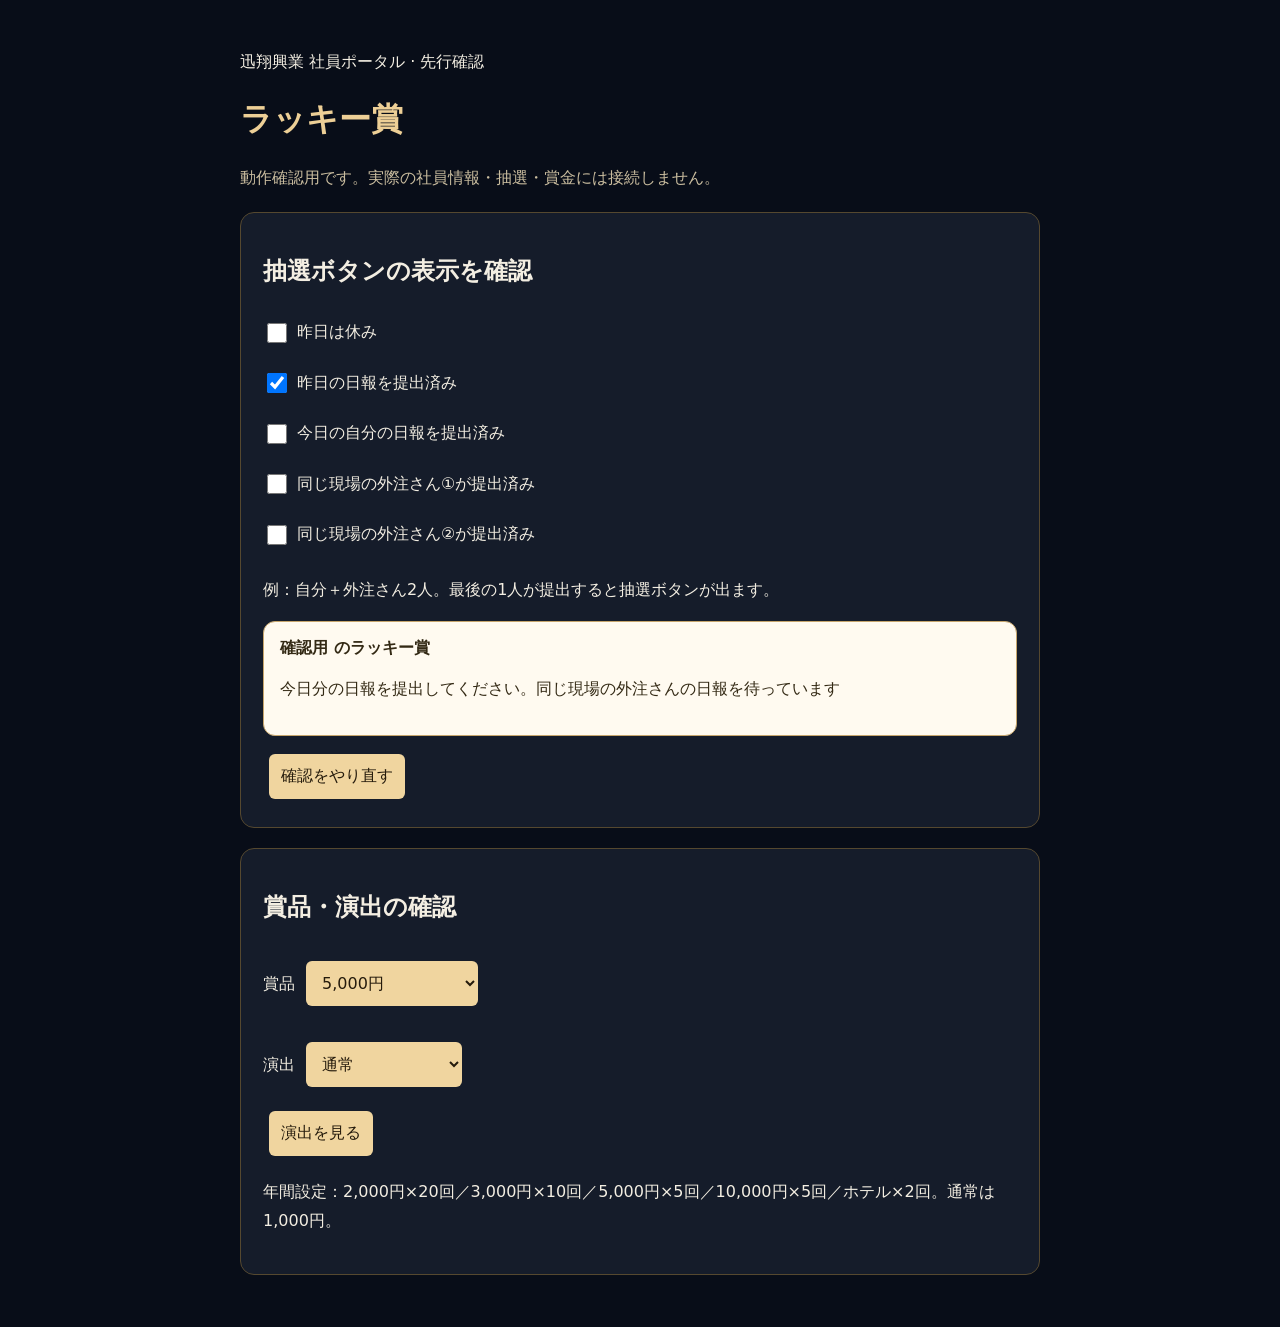
<file: lucky-preview-v2.html>
<!doctype html>
<html lang="ja"><meta charset="utf-8"><meta name="viewport" content="width=device-width, initial-scale=1"><title>ラッキー賞 先行確認</title>
<style>body{font-family:system-ui,sans-serif;margin:0;background:#080d18;color:#f3eee2}main{max-width:800px;margin:auto;padding:32px 20px}h1{color:#edcf96}.panel{background:#151c2a;padding:22px;border:1px solid #55482f;border-radius:14px;margin:20px 0}label{display:block;padding:12px 0;line-height:1.6}select,button{font:inherit;padding:12px;background:#f0d59f;color:#251b0c;border:0;border-radius:6px;margin:6px}input{width:20px;height:20px;vertical-align:middle;margin-right:10px}small,p{line-height:1.8}#home-lucky-card{display:none}.note{color:#cabd9f}.approve-btn{font-weight:bold}</style>
<main><p>迅翔興業 社員ポータル · 先行確認</p><h1>ラッキー賞</h1><p class="note">動作確認用です。実際の社員情報・抽選・賞金には接続しません。</p>
<section class="panel"><h2>抽選ボタンの表示を確認</h2><label><input type="checkbox" id="offYesterday">昨日は休み</label><label><input type="checkbox" id="yesterday" checked>昨日の日報を提出済み</label><label><input type="checkbox" id="today">今日の自分の日報を提出済み</label><label><input type="checkbox" id="outside1">同じ現場の外注さん①が提出済み</label><label><input type="checkbox" id="outside2">同じ現場の外注さん②が提出済み</label><p>例：自分＋外注さん2人。最後の1人が提出すると抽選ボタンが出ます。</p><button id="home-lucky-card"></button><button id="reset">確認をやり直す</button></section>
<section class="panel"><h2>賞品・演出の確認</h2><label>賞品 <select id="prize"><option value="blue">1,000円</option><option value="green">2,000円</option><option value="red">3,000円</option><option value="gold" selected>5,000円</option><option value="rainbow">10,000円</option><option value="hotel">高級ホテル宿泊券</option><option value="miss">ハズレ</option></select></label><label>演出 <select id="mode"><option value="normal">通常</option><option value="revival">復活</option><option value="upgrade">昇格</option><option value="goldhint">金の点</option><option value="delay">音の遅れ</option><option value="silent">突然のホテル賞</option></select></label><button id="preview">演出を見る</button><p>年間設定：2,000円×20回／3,000円×10回／5,000円×5回／10,000円×5回／ホテル×2回。通常は1,000円。</p></section>
</main><script src="./lucky-v2.js"></script><script>
const $=id=>document.getElementById(id);let claimed=null;
function state(){const reasons=[];if(!$('offYesterday').checked&&!$('yesterday').checked)reasons.push('yesterday_report');if(!$('today').checked)reasons.push('today_report');if(!$('outside1').checked||!$('outside2').checked)reasons.push('subcontractor_reports');return {version:2,enabled:true,date:'確認用',state:claimed?'claimed':reasons.length?'waiting':'ready',reasons,result:claimed};}
function result(){return {won:$('prize').value!=='miss',theme:$('prize').value==='miss'?'blue':$('prize').value};}
function mount(){LuckyV2.mountHome({employeeCode:'DEMO',isCurrent:()=>true,rpc:async name=>{if(name==='lucky_v2_status')return state();if(state().state!=='ready'&&!claimed)throw Error('not ready');return claimed||(claimed=result());}});}
document.querySelectorAll('input').forEach(el=>el.addEventListener('change',mount));$('reset').onclick=()=>{claimed=null;mount();};$('preview').onclick=()=>{let theme=$('prize').value,mode=$('mode').value;if(mode==='silent')theme='hotel';if(mode==='upgrade'&&(theme==='blue'||theme==='miss'))theme='gold';if(mode==='revival'&&theme==='miss')theme='gold';LuckyV2.show({won:theme!=='miss',theme:theme==='miss'?'blue':theme},true,mode);};mount();
</script></html>
</file>
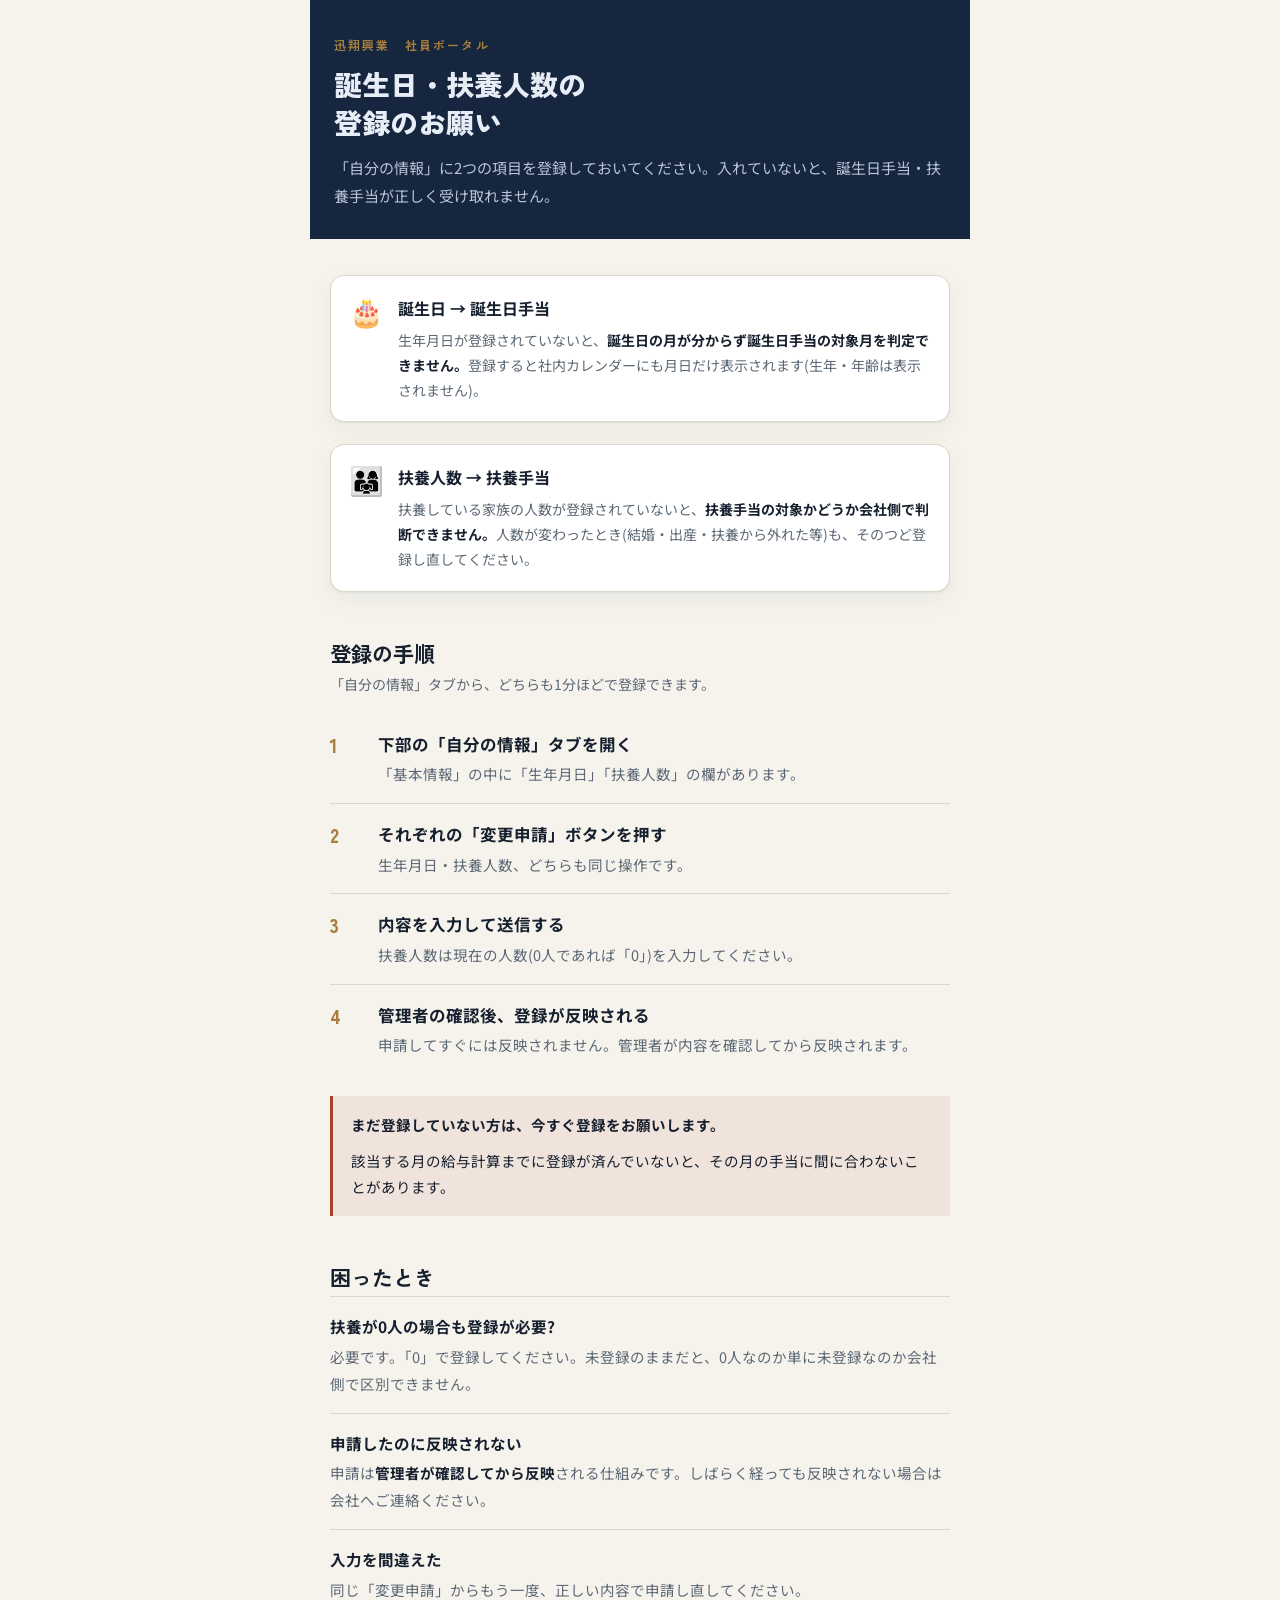
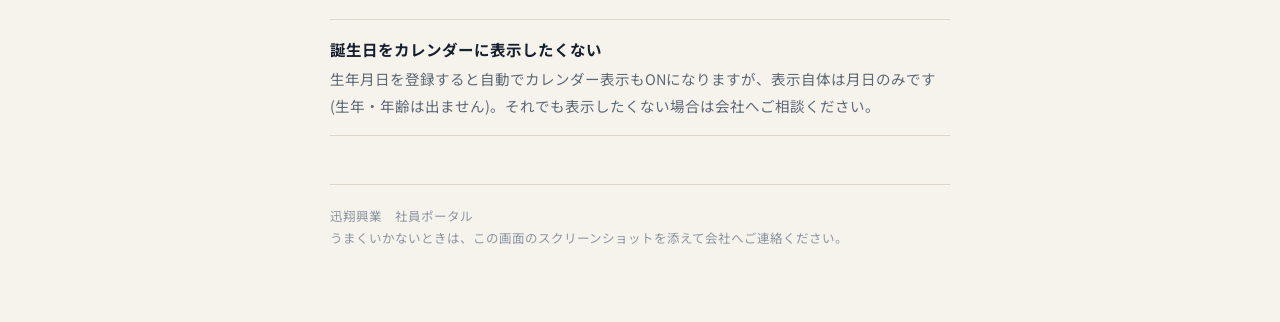
<file: profile-allowance-guide.html>
<!DOCTYPE html>
<html lang="ja">
<head>
<meta charset="UTF-8">
<meta name="viewport" content="width=device-width, initial-scale=1">
<title>誕生日・扶養人数の登録のお願い</title>
<link rel="preconnect" href="https://fonts.googleapis.com">
<link rel="preconnect" href="https://fonts.gstatic.com" crossorigin>
<link rel="stylesheet" href="https://fonts.googleapis.com/css2?family=Zen+Kaku+Gothic+New:wght@500;700;900&family=Noto+Sans+JP:wght@400;500;700&display=swap">
<style>
  :root {
    --ground: #f6f3ed;
    --surface: #ffffff;
    --sunk: #efeae1;
    --ink: #16202e;
    --muted: #5c6875;
    --faint: #8b95a1;
    --line: #ddd6c9;
    --navy: #16263f;
    --navy-ink: #e7edf6;
    --gold: #a87f3d;
    --gold-soft: #f0e4cd;
    --warn: #a4442f;
    --ok: #2f6b4f;
    --shadow: 0 1px 2px rgba(22,32,46,.06), 0 8px 24px rgba(22,32,46,.05);
  }
  @media (prefers-color-scheme: dark) {
    :root:not([data-theme="light"]) {
      --ground: #0e1622;
      --surface: #16202e;
      --sunk: #1b2735;
      --ink: #e9eef5;
      --muted: #9aa6b4;
      --faint: #78838f;
      --line: #2a3746;
      --navy: #0a1220;
      --navy-ink: #e7edf6;
      --gold: #d5ab63;
      --gold-soft: #35291a;
      --warn: #e08b76;
      --ok: #7fc0a0;
      --shadow: 0 1px 2px rgba(0,0,0,.4), 0 8px 24px rgba(0,0,0,.3);
    }
  }
  :root[data-theme="dark"] {
    --ground: #0e1622;
    --surface: #16202e;
    --sunk: #1b2735;
    --ink: #e9eef5;
    --muted: #9aa6b4;
    --faint: #78838f;
    --line: #2a3746;
    --navy: #0a1220;
    --navy-ink: #e7edf6;
    --gold: #d5ab63;
    --gold-soft: #35291a;
    --warn: #e08b76;
    --ok: #7fc0a0;
    --shadow: 0 1px 2px rgba(0,0,0,.4), 0 8px 24px rgba(0,0,0,.3);
  }

  * { box-sizing: border-box; }
  html, body { margin: 0; padding: 0; }
  body {
    background: var(--ground);
    color: var(--ink);
    font-family: "Noto Sans JP", -apple-system, BlinkMacSystemFont, "Hiragino Sans", sans-serif;
    font-size: 16px;
    line-height: 1.85;
    -webkit-text-size-adjust: 100%;
  }
  .page { max-width: 660px; margin: 0 auto; padding: 0 20px 72px; }

  header {
    background: var(--navy);
    color: var(--navy-ink);
    margin: 0 -20px 36px;
    padding: 34px 24px 30px;
  }
  .brand {
    font-family: "Zen Kaku Gothic New", sans-serif;
    font-weight: 700; font-size: 12px; letter-spacing: .18em;
    color: var(--gold); margin-bottom: 10px;
  }
  h1 {
    font-family: "Zen Kaku Gothic New", sans-serif;
    font-weight: 900; font-size: 28px; line-height: 1.35;
    margin: 0 0 12px; text-wrap: balance;
  }
  header p { margin: 0; color: #b9c5d6; font-size: 15px; }

  h2 {
    font-family: "Zen Kaku Gothic New", sans-serif;
    font-weight: 700; font-size: 21px; line-height: 1.45;
    margin: 46px 0 4px; text-wrap: balance;
  }
  .sub { color: var(--muted); font-size: 14px; margin: 0 0 18px; }
  h2 + .sub { margin-top: 2px; }
  h3 {
    font-family: "Zen Kaku Gothic New", sans-serif;
    font-weight: 700; font-size: 16.5px; margin: 26px 0 10px;
  }

  .allowance {
    display: flex; align-items: flex-start; gap: 14px;
    background: var(--surface); border: 1px solid var(--line); border-radius: 14px;
    padding: 18px 18px; margin: 0 0 22px; box-shadow: var(--shadow);
  }
  .allowance .icon { font-size: 28px; line-height: 1; flex: none; margin-top: 2px; }
  .allowance .name { font-weight: 700; font-size: 16px; margin-bottom: 4px; }
  .allowance .desc { color: var(--muted); font-size: 14px; line-height: 1.8; }
  .allowance .desc b { color: var(--ink); font-weight: 700; }

  ol.steps { list-style: none; margin: 0; padding: 0; display: flex; flex-direction: column; gap: 2px; }
  ol.steps > li {
    display: grid; grid-template-columns: 34px 1fr; gap: 14px;
    padding: 15px 0; border-bottom: 1px solid var(--line);
  }
  ol.steps > li:last-child { border-bottom: 0; }
  .num {
    font-family: "Zen Kaku Gothic New", sans-serif;
    font-weight: 900; font-size: 19px; color: var(--gold);
    font-variant-numeric: tabular-nums; line-height: 1.5;
  }
  .what { font-weight: 700; font-size: 16.5px; line-height: 1.6; }
  .how { color: var(--muted); font-size: 14.5px; margin-top: 4px; }
  .how b { color: var(--ink); font-weight: 700; }

  .note {
    background: var(--gold-soft); border-left: 3px solid var(--gold);
    padding: 16px 18px; margin: 22px 0; font-size: 14.5px; line-height: 1.8;
  }
  .note.warn { background: rgba(164,68,47,.09); border-left-color: var(--warn); }
  .note b { font-weight: 700; }
  .note p { margin: 0; }
  .note p + p { margin-top: 10px; }

  .qa { border-top: 1px solid var(--line); }
  .qa > div { border-bottom: 1px solid var(--line); padding: 15px 0; }
  .q { font-weight: 700; font-size: 15.5px; margin-bottom: 3px; }
  .a { color: var(--muted); font-size: 14.5px; }
  .a b { color: var(--ink); }

  footer {
    margin-top: 48px; padding-top: 20px; border-top: 1px solid var(--line);
    color: var(--faint); font-size: 12.5px; line-height: 1.8;
  }
  @media (max-width: 420px) {
    h1 { font-size: 24px; }
    ol.steps > li { grid-template-columns: 26px 1fr; gap: 10px; }
  }
</style>
</head>
<body>
<div class="page">

  <header>
    <div class="brand">迅翔興業　社員ポータル</div>
    <h1>誕生日・扶養人数の<br>登録のお願い</h1>
    <p>「自分の情報」に2つの項目を登録しておいてください。入れていないと、誕生日手当・扶養手当が正しく受け取れません。</p>
  </header>

  <div class="allowance">
    <div class="icon">🎂</div>
    <div>
      <div class="name">誕生日 → 誕生日手当</div>
      <div class="desc">生年月日が登録されていないと、<b>誕生日の月が分からず誕生日手当の対象月を判定できません。</b>登録すると社内カレンダーにも月日だけ表示されます(生年・年齢は表示されません)。</div>
    </div>
  </div>

  <div class="allowance">
    <div class="icon">👨‍👩‍👧</div>
    <div>
      <div class="name">扶養人数 → 扶養手当</div>
      <div class="desc">扶養している家族の人数が登録されていないと、<b>扶養手当の対象かどうか会社側で判断できません。</b>人数が変わったとき(結婚・出産・扶養から外れた等)も、そのつど登録し直してください。</div>
    </div>
  </div>

  <h2>登録の手順</h2>
  <p class="sub">「自分の情報」タブから、どちらも1分ほどで登録できます。</p>
  <ol class="steps">
    <li>
      <div class="num">1</div>
      <div>
        <div class="what">下部の「自分の情報」タブを開く</div>
        <div class="how">「基本情報」の中に「生年月日」「扶養人数」の欄があります。</div>
      </div>
    </li>
    <li>
      <div class="num">2</div>
      <div>
        <div class="what">それぞれの「変更申請」ボタンを押す</div>
        <div class="how">生年月日・扶養人数、どちらも同じ操作です。</div>
      </div>
    </li>
    <li>
      <div class="num">3</div>
      <div>
        <div class="what">内容を入力して送信する</div>
        <div class="how">扶養人数は現在の人数(0人であれば「0」)を入力してください。</div>
      </div>
    </li>
    <li>
      <div class="num">4</div>
      <div>
        <div class="what">管理者の確認後、登録が反映される</div>
        <div class="how">申請してすぐには反映されません。管理者が内容を確認してから反映されます。</div>
      </div>
    </li>
  </ol>

  <div class="note warn">
    <p><b>まだ登録していない方は、今すぐ登録をお願いします。</b></p>
    <p>該当する月の給与計算までに登録が済んでいないと、その月の手当に間に合わないことがあります。</p>
  </div>

  <h2>困ったとき</h2>
  <div class="qa">
    <div>
      <div class="q">扶養が0人の場合も登録が必要?</div>
      <div class="a">必要です。「0」で登録してください。未登録のままだと、0人なのか単に未登録なのか会社側で区別できません。</div>
    </div>
    <div>
      <div class="q">申請したのに反映されない</div>
      <div class="a">申請は<b>管理者が確認してから反映</b>される仕組みです。しばらく経っても反映されない場合は会社へご連絡ください。</div>
    </div>
    <div>
      <div class="q">入力を間違えた</div>
      <div class="a">同じ「変更申請」からもう一度、正しい内容で申請し直してください。</div>
    </div>
    <div>
      <div class="q">誕生日をカレンダーに表示したくない</div>
      <div class="a">生年月日を登録すると自動でカレンダー表示もONになりますが、表示自体は月日のみです(生年・年齢は出ません)。それでも表示したくない場合は会社へご相談ください。</div>
    </div>
  </div>

  <footer>
    迅翔興業　社員ポータル<br>
    うまくいかないときは、この画面のスクリーンショットを添えて会社へご連絡ください。
  </footer>

</div>
</body>
</html>
</file>
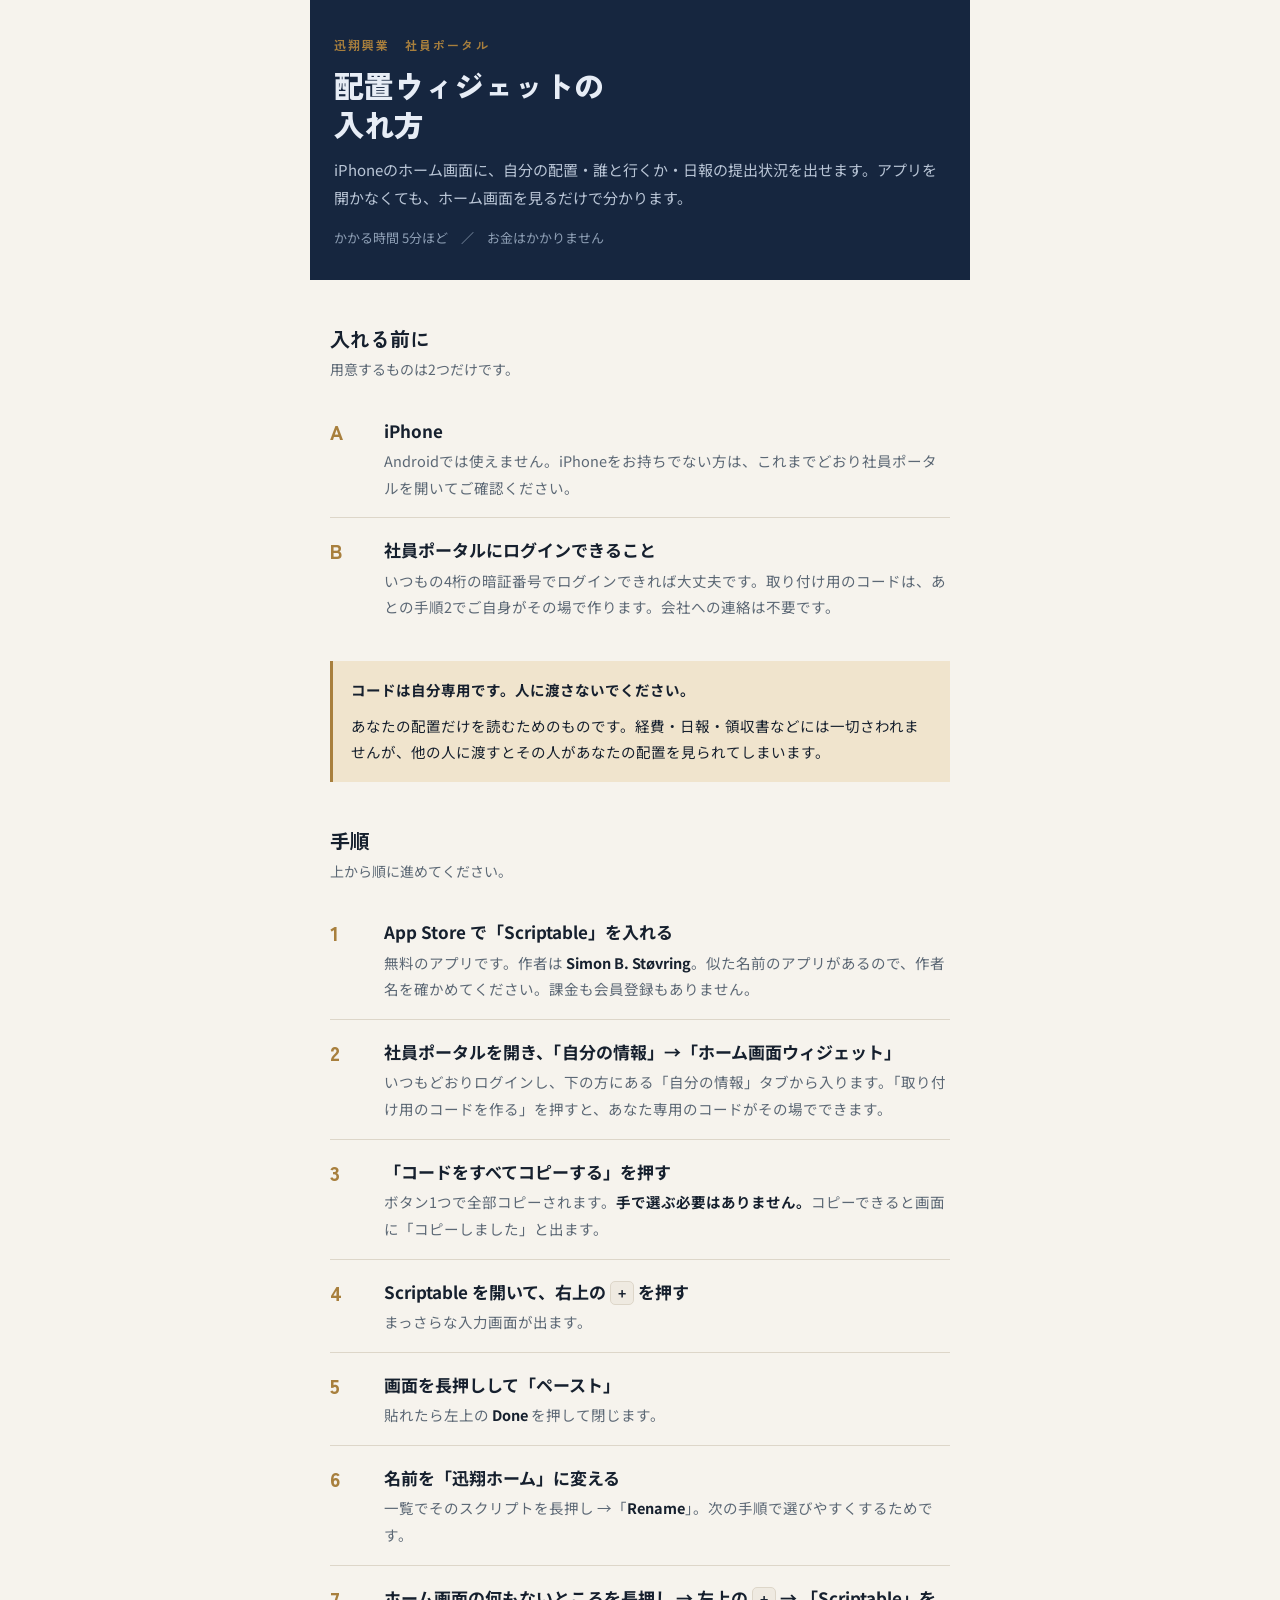
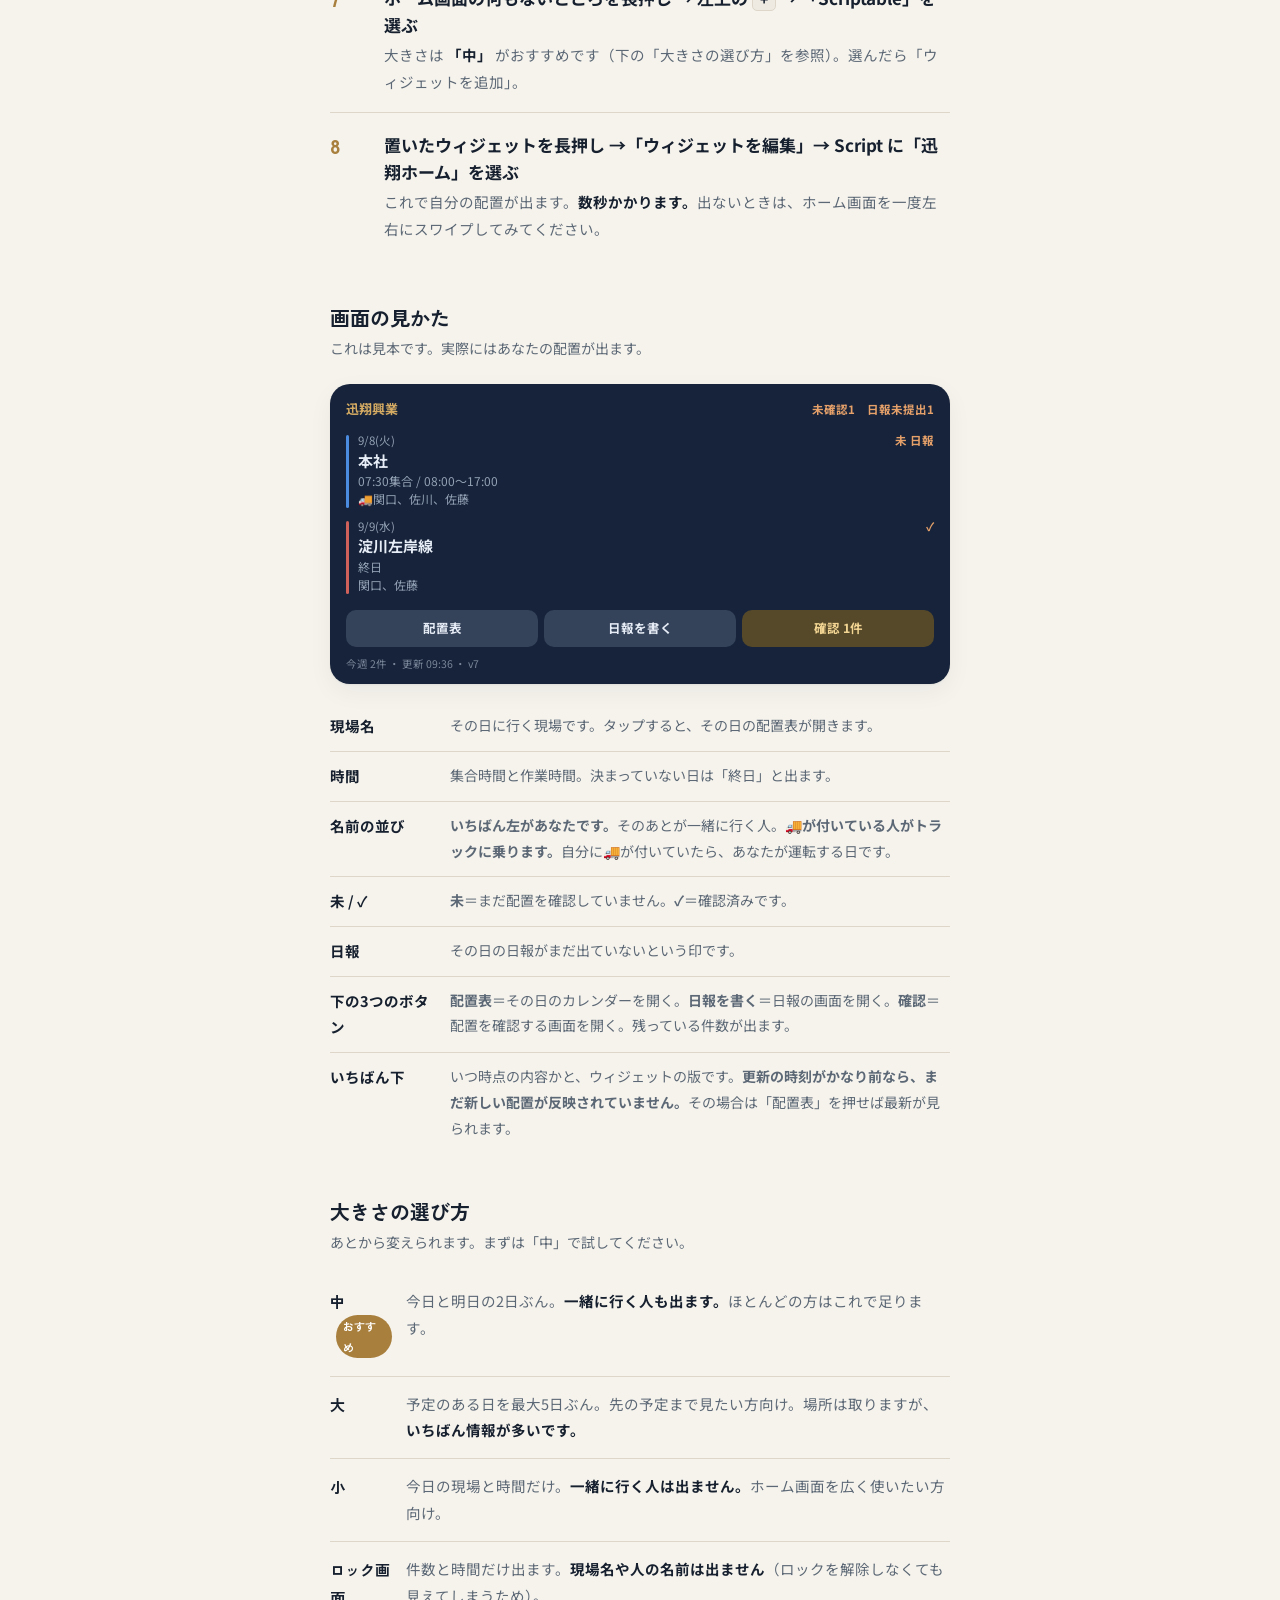
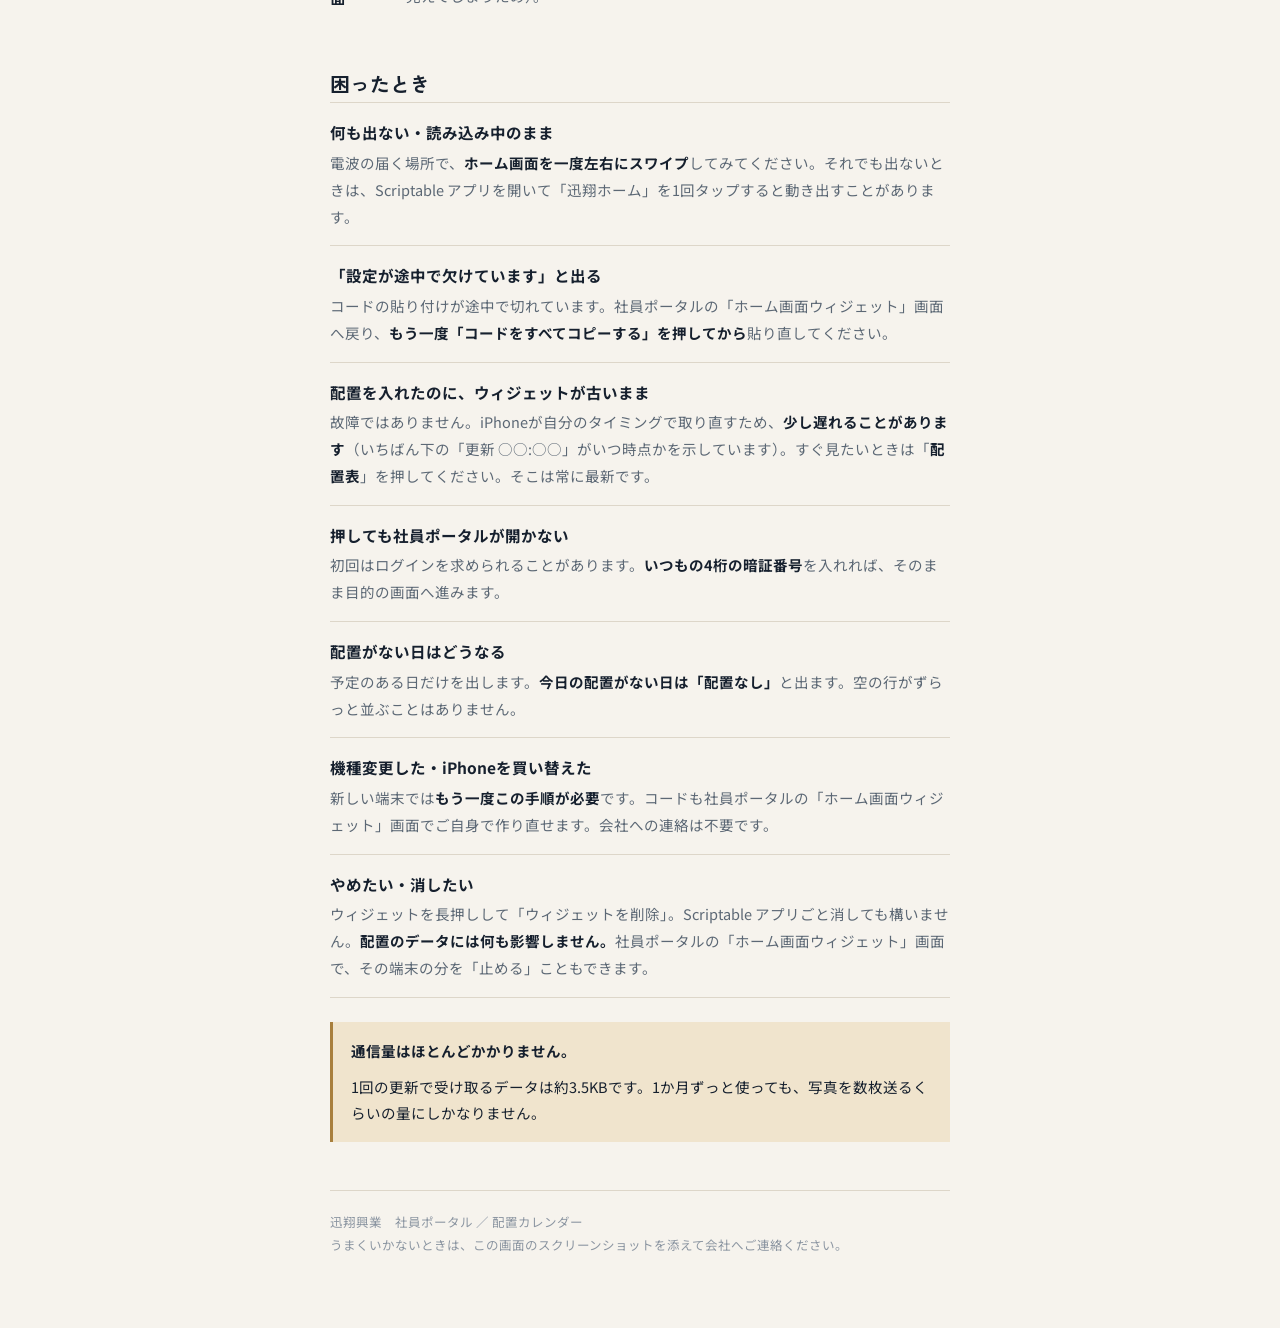
<file: widget-guide.html>
<!DOCTYPE html>
<html lang="ja">
<head>
<meta charset="UTF-8">
<meta name="viewport" content="width=device-width, initial-scale=1">
<title>配置ウィジェットの入れ方</title>
<link rel="preconnect" href="https://fonts.googleapis.com">
<link rel="preconnect" href="https://fonts.gstatic.com" crossorigin>
<link rel="stylesheet" href="https://fonts.googleapis.com/css2?family=Zen+Kaku+Gothic+New:wght@500;700;900&family=Noto+Sans+JP:wght@400;500;700&display=swap">
<style>
  :root {
    --ground: #f6f3ed;
    --surface: #ffffff;
    --sunk: #efeae1;
    --ink: #16202e;
    --muted: #5c6875;
    --faint: #8b95a1;
    --line: #ddd6c9;
    --navy: #16263f;
    --navy-ink: #e7edf6;
    --gold: #a87f3d;
    --gold-soft: #f0e4cd;
    --warn: #a4442f;
    --ok: #2f6b4f;
    --shadow: 0 1px 2px rgba(22,32,46,.06), 0 8px 24px rgba(22,32,46,.05);
  }
  @media (prefers-color-scheme: dark) {
    :root:not([data-theme="light"]) {
      --ground: #0e1622;
      --surface: #16202e;
      --sunk: #1b2735;
      --ink: #e9eef5;
      --muted: #9aa6b4;
      --faint: #78838f;
      --line: #2a3746;
      --navy: #0a1220;
      --navy-ink: #e7edf6;
      --gold: #d5ab63;
      --gold-soft: #35291a;
      --warn: #e08b76;
      --ok: #7fc0a0;
      --shadow: 0 1px 2px rgba(0,0,0,.4), 0 8px 24px rgba(0,0,0,.3);
    }
  }
  :root[data-theme="dark"] {
    --ground: #0e1622;
    --surface: #16202e;
    --sunk: #1b2735;
    --ink: #e9eef5;
    --muted: #9aa6b4;
    --faint: #78838f;
    --line: #2a3746;
    --navy: #0a1220;
    --navy-ink: #e7edf6;
    --gold: #d5ab63;
    --gold-soft: #35291a;
    --warn: #e08b76;
    --ok: #7fc0a0;
    --shadow: 0 1px 2px rgba(0,0,0,.4), 0 8px 24px rgba(0,0,0,.3);
  }

  * { box-sizing: border-box; }
  html, body { margin: 0; padding: 0; }
  body {
    background: var(--ground);
    color: var(--ink);
    font-family: "Noto Sans JP", -apple-system, BlinkMacSystemFont, "Hiragino Sans", sans-serif;
    font-size: 16px;
    line-height: 1.85;
    -webkit-text-size-adjust: 100%;
  }
  .page { max-width: 660px; margin: 0 auto; padding: 0 20px 72px; }

  /* ---- 見出し ---- */
  header {
    background: var(--navy);
    color: var(--navy-ink);
    margin: 0 -20px 36px;
    padding: 34px 24px 30px;
  }
  .brand {
    font-family: "Zen Kaku Gothic New", sans-serif;
    font-weight: 700; font-size: 12px; letter-spacing: .18em;
    color: var(--gold); margin-bottom: 10px;
  }
  h1 {
    font-family: "Zen Kaku Gothic New", sans-serif;
    font-weight: 900; font-size: 30px; line-height: 1.3;
    margin: 0 0 12px; text-wrap: balance;
  }
  header p { margin: 0; color: #b9c5d6; font-size: 15px; }
  header .time { margin-top: 14px; font-size: 13px; color: #8fa0b6; }

  h2 {
    font-family: "Zen Kaku Gothic New", sans-serif;
    font-weight: 700; font-size: 20px; line-height: 1.45;
    margin: 44px 0 4px; text-wrap: balance;
  }
  .sub { color: var(--muted); font-size: 14px; margin: 0 0 18px; }
  h2 + .sub { margin-top: 2px; }

  /* ---- 手順 ---- */
  ol.steps { list-style: none; margin: 0; padding: 0; display: flex; flex-direction: column; gap: 2px; }
  ol.steps > li {
    display: grid; grid-template-columns: 40px 1fr; gap: 14px;
    padding: 16px 0; border-bottom: 1px solid var(--line);
  }
  ol.steps > li:last-child { border-bottom: 0; }
  .num {
    font-family: "Zen Kaku Gothic New", sans-serif;
    font-weight: 900; font-size: 20px; color: var(--gold);
    font-variant-numeric: tabular-nums; line-height: 1.5;
  }
  .what { font-weight: 700; font-size: 17px; line-height: 1.6; }
  .how { color: var(--muted); font-size: 14.5px; margin-top: 4px; }
  .how b { color: var(--ink); font-weight: 700; }
  kbd {
    display: inline-block; min-width: 1.7em; text-align: center;
    background: var(--sunk); border: 1px solid var(--line); border-radius: 5px;
    padding: 0 6px; font-family: inherit; font-weight: 700; font-size: 14px;
  }

  /* ---- 注意・補足 ---- */
  .note {
    background: var(--gold-soft); border-left: 3px solid var(--gold);
    padding: 16px 18px; margin: 24px 0; font-size: 14.5px; line-height: 1.8;
  }
  .note b { font-weight: 700; }
  .note p { margin: 0; }
  .note p + p { margin-top: 10px; }

  /* ---- ウィジェットの見本 ---- */
  .demo { display: grid; grid-template-columns: 1fr; gap: 18px; margin: 22px 0 8px; }
  .widget {
    background: #16233a; color: #e7edf6; border-radius: 20px; padding: 15px 16px 13px;
    box-shadow: var(--shadow); font-size: 13px; line-height: 1.5;
  }
  .w-top { display: flex; justify-content: space-between; align-items: baseline; gap: 10px; margin-bottom: 9px; }
  .w-brand { color: #d5ab63; font-weight: 700; font-size: 13px; }
  .w-badge { color: #e5a06a; font-size: 11.5px; font-weight: 700; }
  .w-day { display: flex; gap: 9px; padding: 5px 0; }
  .w-bar { width: 3px; border-radius: 2px; background: #4b8ce0; flex: none; margin-top: 3px; }
  .w-bar.b2 { background: #d0605a; }
  .w-col { flex: 1; min-width: 0; }
  .w-date { color: #93a1b4; font-size: 11.5px; }
  .w-site { font-weight: 700; font-size: 15px; }
  .w-meta { color: #93a1b4; font-size: 12px; }
  .w-mark { color: #e5a06a; font-size: 11.5px; font-weight: 700; flex: none; }
  .w-btns { display: flex; gap: 6px; margin-top: 11px; }
  .w-btn {
    flex: 1; text-align: center; background: rgba(159,176,204,.22);
    border-radius: 10px; padding: 9px 4px; font-weight: 700; font-size: 12.5px;
  }
  .w-btn.hot { background: rgba(217,154,8,.32); color: #f2d493; }
  .w-foot { color: #7a879a; font-size: 10.5px; margin-top: 9px; }

  dl.legend { margin: 0; display: flex; flex-direction: column; gap: 0; }
  dl.legend > div {
    display: grid; grid-template-columns: 108px 1fr; gap: 12px;
    padding: 11px 0; border-bottom: 1px solid var(--line); align-items: start;
  }
  dl.legend > div:last-child { border-bottom: 0; }
  dl.legend dt { font-weight: 700; font-size: 14.5px; }
  dl.legend dd { margin: 0; color: var(--muted); font-size: 14px; }

  /* ---- 大きさの選び方 ---- */
  .sizes { display: flex; flex-direction: column; gap: 0; margin: 0; }
  .size {
    display: grid; grid-template-columns: 62px 1fr; gap: 14px;
    padding: 14px 0; border-bottom: 1px solid var(--line); align-items: start;
  }
  .size:last-child { border-bottom: 0; }
  .size-name {
    font-family: "Zen Kaku Gothic New", sans-serif; font-weight: 700; font-size: 15px;
  }
  .pill {
    display: inline-block; background: var(--gold); color: #fff;
    font-size: 11px; font-weight: 700; padding: 1px 7px; border-radius: 999px;
    margin-left: 6px; vertical-align: 2px;
  }
  .size-body { font-size: 14.5px; color: var(--muted); }
  .size-body b { color: var(--ink); }

  /* ---- 困ったとき ---- */
  .qa { border-top: 1px solid var(--line); }
  .qa > div { border-bottom: 1px solid var(--line); padding: 15px 0; }
  .q { font-weight: 700; font-size: 15.5px; margin-bottom: 3px; }
  .a { color: var(--muted); font-size: 14.5px; }
  .a b { color: var(--ink); }

  footer {
    margin-top: 48px; padding-top: 20px; border-top: 1px solid var(--line);
    color: var(--faint); font-size: 12.5px; line-height: 1.8;
  }
  @media (max-width: 420px) {
    h1 { font-size: 25px; }
    ol.steps > li { grid-template-columns: 30px 1fr; gap: 10px; }
    dl.legend > div { grid-template-columns: 1fr; gap: 2px; }
    .size { grid-template-columns: 1fr; gap: 2px; }
  }
</style>
</head>
<body>
<div class="page">

  <header>
    <div class="brand">迅翔興業　社員ポータル</div>
    <h1>配置ウィジェットの<br>入れ方</h1>
    <p>iPhoneのホーム画面に、自分の配置・誰と行くか・日報の提出状況を出せます。アプリを開かなくても、ホーム画面を見るだけで分かります。</p>
    <div class="time">かかる時間 5分ほど　／　お金はかかりません</div>
  </header>

  <h2>入れる前に</h2>
  <p class="sub">用意するものは2つだけです。</p>
  <ol class="steps">
    <li>
      <div class="num">A</div>
      <div>
        <div class="what">iPhone</div>
        <div class="how">Androidでは使えません。iPhoneをお持ちでない方は、これまでどおり社員ポータルを開いてご確認ください。</div>
      </div>
    </li>
    <li>
      <div class="num">B</div>
      <div>
        <div class="what">社員ポータルにログインできること</div>
        <div class="how">いつもの4桁の暗証番号でログインできれば大丈夫です。取り付け用のコードは、あとの手順2でご自身がその場で作ります。会社への連絡は不要です。</div>
      </div>
    </li>
  </ol>

  <div class="note">
    <p><b>コードは自分専用です。人に渡さないでください。</b></p>
    <p>あなたの配置だけを読むためのものです。経費・日報・領収書などには一切さわれませんが、他の人に渡すとその人があなたの配置を見られてしまいます。</p>
  </div>

  <h2>手順</h2>
  <p class="sub">上から順に進めてください。</p>
  <ol class="steps">
    <li>
      <div class="num">1</div>
      <div>
        <div class="what">App Store で「Scriptable」を入れる</div>
        <div class="how">無料のアプリです。作者は <b>Simon B. Støvring</b>。似た名前のアプリがあるので、作者名を確かめてください。課金も会員登録もありません。</div>
      </div>
    </li>
    <li>
      <div class="num">2</div>
      <div>
        <div class="what">社員ポータルを開き、「自分の情報」→「ホーム画面ウィジェット」</div>
        <div class="how">いつもどおりログインし、下の方にある「自分の情報」タブから入ります。「取り付け用のコードを作る」を押すと、あなた専用のコードがその場でできます。</div>
      </div>
    </li>
    <li>
      <div class="num">3</div>
      <div>
        <div class="what">「コードをすべてコピーする」を押す</div>
        <div class="how">ボタン1つで全部コピーされます。<b>手で選ぶ必要はありません。</b>コピーできると画面に「コピーしました」と出ます。</div>
      </div>
    </li>
    <li>
      <div class="num">4</div>
      <div>
        <div class="what">Scriptable を開いて、右上の <kbd>+</kbd> を押す</div>
        <div class="how">まっさらな入力画面が出ます。</div>
      </div>
    </li>
    <li>
      <div class="num">5</div>
      <div>
        <div class="what">画面を長押しして「ペースト」</div>
        <div class="how">貼れたら左上の <b>Done</b> を押して閉じます。</div>
      </div>
    </li>
    <li>
      <div class="num">6</div>
      <div>
        <div class="what">名前を「迅翔ホーム」に変える</div>
        <div class="how">一覧でそのスクリプトを長押し →「<b>Rename</b>」。次の手順で選びやすくするためです。</div>
      </div>
    </li>
    <li>
      <div class="num">7</div>
      <div>
        <div class="what">ホーム画面の何もないところを長押し → 左上の <kbd>+</kbd> → 「Scriptable」を選ぶ</div>
        <div class="how">大きさは <b>「中」</b> がおすすめです（下の「大きさの選び方」を参照）。選んだら「ウィジェットを追加」。</div>
      </div>
    </li>
    <li>
      <div class="num">8</div>
      <div>
        <div class="what">置いたウィジェットを長押し →「ウィジェットを編集」→ Script に「迅翔ホーム」を選ぶ</div>
        <div class="how">これで自分の配置が出ます。<b>数秒かかります。</b>出ないときは、ホーム画面を一度左右にスワイプしてみてください。</div>
      </div>
    </li>
  </ol>

  <h2>画面の見かた</h2>
  <p class="sub">これは見本です。実際にはあなたの配置が出ます。</p>

  <div class="demo">
    <div class="widget">
      <div class="w-top">
        <span class="w-brand">迅翔興業</span>
        <span class="w-badge">未確認1　日報未提出1</span>
      </div>
      <div class="w-day">
        <div class="w-bar"></div>
        <div class="w-col">
          <div class="w-date">9/8(火)</div>
          <div class="w-site">本社</div>
          <div class="w-meta">07:30集合 / 08:00〜17:00</div>
          <div class="w-meta">🚚関口、佐川、佐藤</div>
        </div>
        <div class="w-mark">未 日報</div>
      </div>
      <div class="w-day">
        <div class="w-bar b2"></div>
        <div class="w-col">
          <div class="w-date">9/9(水)</div>
          <div class="w-site">淀川左岸線</div>
          <div class="w-meta">終日</div>
          <div class="w-meta">関口、佐藤</div>
        </div>
        <div class="w-mark">✓</div>
      </div>
      <div class="w-btns">
        <div class="w-btn">配置表</div>
        <div class="w-btn">日報を書く</div>
        <div class="w-btn hot">確認 1件</div>
      </div>
      <div class="w-foot">今週 2件 ・ 更新 09:36 ・ v7</div>
    </div>

    <dl class="legend">
      <div>
        <dt>現場名</dt>
        <dd>その日に行く現場です。タップすると、その日の配置表が開きます。</dd>
      </div>
      <div>
        <dt>時間</dt>
        <dd>集合時間と作業時間。決まっていない日は「終日」と出ます。</dd>
      </div>
      <div>
        <dt>名前の並び</dt>
        <dd><b>いちばん左があなたです。</b>そのあとが一緒に行く人。<b>🚚が付いている人がトラックに乗ります。</b>自分に🚚が付いていたら、あなたが運転する日です。</dd>
      </div>
      <div>
        <dt>未 / ✓</dt>
        <dd><b>未</b>＝まだ配置を確認していません。<b>✓</b>＝確認済みです。</dd>
      </div>
      <div>
        <dt>日報</dt>
        <dd>その日の日報がまだ出ていないという印です。</dd>
      </div>
      <div>
        <dt>下の3つのボタン</dt>
        <dd><b>配置表</b>＝その日のカレンダーを開く。<b>日報を書く</b>＝日報の画面を開く。<b>確認</b>＝配置を確認する画面を開く。残っている件数が出ます。</dd>
      </div>
      <div>
        <dt>いちばん下</dt>
        <dd>いつ時点の内容かと、ウィジェットの版です。<b>更新の時刻がかなり前なら、まだ新しい配置が反映されていません。</b>その場合は「配置表」を押せば最新が見られます。</dd>
      </div>
    </dl>
  </div>

  <h2>大きさの選び方</h2>
  <p class="sub">あとから変えられます。まずは「中」で試してください。</p>
  <div class="sizes">
    <div class="size">
      <div class="size-name">中<span class="pill">おすすめ</span></div>
      <div class="size-body">今日と明日の2日ぶん。<b>一緒に行く人も出ます。</b>ほとんどの方はこれで足ります。</div>
    </div>
    <div class="size">
      <div class="size-name">大</div>
      <div class="size-body">予定のある日を最大5日ぶん。先の予定まで見たい方向け。場所は取りますが、<b>いちばん情報が多いです。</b></div>
    </div>
    <div class="size">
      <div class="size-name">小</div>
      <div class="size-body">今日の現場と時間だけ。<b>一緒に行く人は出ません。</b>ホーム画面を広く使いたい方向け。</div>
    </div>
    <div class="size">
      <div class="size-name">ロック画面</div>
      <div class="size-body">件数と時間だけ出ます。<b>現場名や人の名前は出ません</b>（ロックを解除しなくても見えてしまうため）。</div>
    </div>
  </div>

  <h2>困ったとき</h2>
  <div class="qa">
    <div>
      <div class="q">何も出ない・読み込み中のまま</div>
      <div class="a">電波の届く場所で、<b>ホーム画面を一度左右にスワイプ</b>してみてください。それでも出ないときは、Scriptable アプリを開いて「迅翔ホーム」を1回タップすると動き出すことがあります。</div>
    </div>
    <div>
      <div class="q">「設定が途中で欠けています」と出る</div>
      <div class="a">コードの貼り付けが途中で切れています。社員ポータルの「ホーム画面ウィジェット」画面へ戻り、<b>もう一度「コードをすべてコピーする」を押してから</b>貼り直してください。</div>
    </div>
    <div>
      <div class="q">配置を入れたのに、ウィジェットが古いまま</div>
      <div class="a">故障ではありません。iPhoneが自分のタイミングで取り直すため、<b>少し遅れることがあります</b>（いちばん下の「更新 ○○:○○」がいつ時点かを示しています）。すぐ見たいときは「<b>配置表</b>」を押してください。そこは常に最新です。</div>
    </div>
    <div>
      <div class="q">押しても社員ポータルが開かない</div>
      <div class="a">初回はログインを求められることがあります。<b>いつもの4桁の暗証番号</b>を入れれば、そのまま目的の画面へ進みます。</div>
    </div>
    <div>
      <div class="q">配置がない日はどうなる</div>
      <div class="a">予定のある日だけを出します。<b>今日の配置がない日は「配置なし」</b>と出ます。空の行がずらっと並ぶことはありません。</div>
    </div>
    <div>
      <div class="q">機種変更した・iPhoneを買い替えた</div>
      <div class="a">新しい端末では<b>もう一度この手順が必要</b>です。コードも社員ポータルの「ホーム画面ウィジェット」画面でご自身で作り直せます。会社への連絡は不要です。</div>
    </div>
    <div>
      <div class="q">やめたい・消したい</div>
      <div class="a">ウィジェットを長押しして「ウィジェットを削除」。Scriptable アプリごと消しても構いません。<b>配置のデータには何も影響しません。</b>社員ポータルの「ホーム画面ウィジェット」画面で、その端末の分を「止める」こともできます。</div>
    </div>
  </div>

  <div class="note">
    <p><b>通信量はほとんどかかりません。</b></p>
    <p>1回の更新で受け取るデータは約3.5KBです。1か月ずっと使っても、写真を数枚送るくらいの量にしかなりません。</p>
  </div>

  <footer>
    迅翔興業　社員ポータル ／ 配置カレンダー<br>
    うまくいかないときは、この画面のスクリーンショットを添えて会社へご連絡ください。
  </footer>

</div>
</body>
</html>
</file>
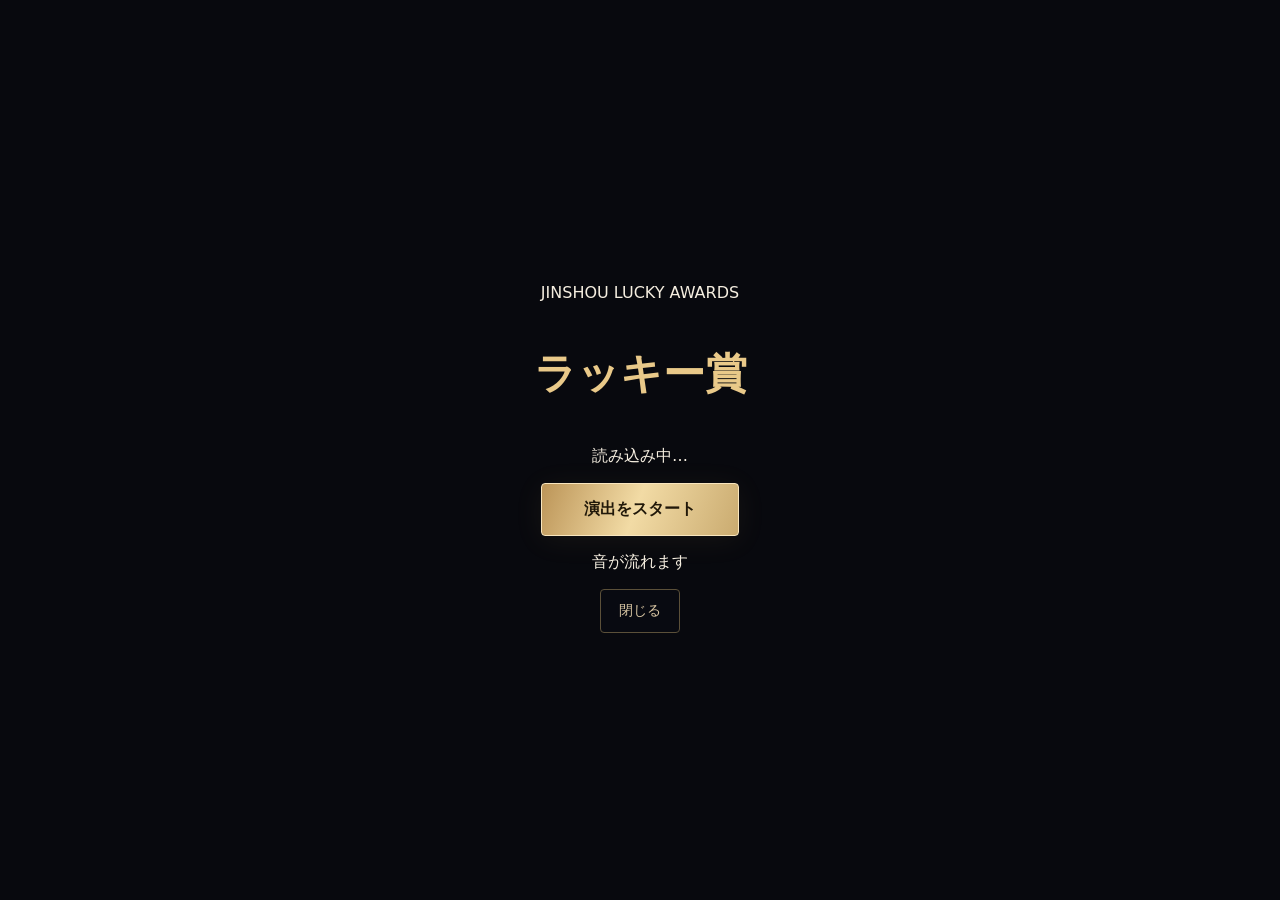
<file: lucky-premium/portable.html>
<!doctype html><html lang="ja">
<script type="module" crossorigin src="./assets/portable-2FYb_paB.js"></script>
<link rel="stylesheet" crossorigin href="./assets/portable-BGiMK0CV.css">
<meta charset="utf-8"><meta name="viewport" content="width=device-width, initial-scale=1"><title>ラッキー賞</title><div id="root"></div></html>
</file>
<file: assignment-calendar.css>
/* 配置カレンダー(現場・人員配置カレンダー)モジュール
 *
 * 社員ポータル本体(webapp/employee-app/style.css)へそのまま同居させても衝突しないよう、
 * すべてのセレクタを .ac- 接頭辞に閉じ込めている(要素セレクタ・グローバルなリセットは書かない)。
 *
 * 設計方針: 見た目の新しさより「1画面に入る情報量」を優先する。実運用のLifeBearでは
 * 月表示の1日セルに現場が5件+「+9」まで並び、管理者はスクロールせずに1ヶ月を見渡している。
 * 余白・角丸・影を最小にして、同じ密度をブラウザで再現する。 */

.ac-root {
  /* iPhoneのノッチ/ホームインジケータ領域。PWAとして全画面表示したときに
     ヘッダーが時計に隠れたり、最下部のボタンがホームバーに重ならないようにする。 */
  --ac-safe-top: env(safe-area-inset-top, 0px);
  --ac-safe-bottom: env(safe-area-inset-bottom, 0px);
  --ac-safe-left: env(safe-area-inset-left, 0px);
  --ac-safe-right: env(safe-area-inset-right, 0px);
  /* stickyの吸着位置。ヘッダーの実高さをJS側が測って入れる(Safe Areaや
     狭幅時のpadding変更で高さが変わっても追従させるため)。 */
  --ac-header-h: 36px;
  --ac-datebar-h: 52px;
  --ac-stick-h: 88px;
  --ac-bg: #ffffff;
  --ac-fg: #16202e;
  --ac-muted: #6b7684;
  --ac-line: #d7dce3;
  --ac-line-strong: #aab3bf;
  --ac-accent: #12213f;
  --ac-sat: #1565c0;
  --ac-sun: #c62828;
  --ac-today: #fff6d5;
  --ac-selected: #12213f;
  --ac-chip-h: 12px;
  font-family: "Noto Sans JP", -apple-system, BlinkMacSystemFont, "Hiragino Kaku Gothic ProN", Meiryo, sans-serif;
  color: var(--ac-fg);
  background: var(--ac-bg);
  -webkit-text-size-adjust: 100%;

  /* 【重要】上部の日付バーを position:sticky で留めるのをやめ、
     「スクロールする領域そのものを内側(.ac-bodywrap)に閉じ込める」構造にした。
     stickyは「最も近いスクロール祖先」を基準に効くため、ページ全体がスクロール
     する構成では、iOS Safariのツールバー伸縮やPWA表示・祖先のoverflow指定など
     環境差で外れることがある(実機で日付バーが画面外へ消える不具合が発生した)。
     ヘッダーと日付バーをスクロール領域の外に出せば、そもそもスクロールできない
     ので「消えない」ことが構造的に保証される。
     --ac-host-offset は、この上に別の帯(社員ポータルのヘッダー等)がある場合の
     その高さ。JS側が実測して入れる。 */
  display: flex;
  flex-direction: column;
  /* --ac-host-bottom は、画面の下に固定で乗っているもの(社員ポータルの下タブ等)の高さ。
     上だけ引くと、月表示の最後の週がその下タブに隠れる(2026-09-06 実機指摘)。
     載せる側が決め打ちで指定するのではなく、カレンダー自身が実測して入れる。 */
  height: calc(100vh - var(--ac-host-offset, 0px) - var(--ac-host-bottom, 0px));
  height: calc(100dvh - var(--ac-host-offset, 0px) - var(--ac-host-bottom, 0px));
  overflow: hidden;
}
.ac-header, .ac-weeknav, .ac-offline { flex: 0 0 auto; }
/* 縦スクロールするのはここだけ。日別を何百件並べても上部は動かない。 */
.ac-bodywrap {
  flex: 1 1 auto; min-height: 0;
  overflow-y: auto; overflow-x: hidden;
  -webkit-overflow-scrolling: touch;
  overscroll-behavior-y: contain;
  padding-bottom: var(--ac-safe-bottom);
}

.ac-root * { box-sizing: border-box; }
.ac-root button {
  font-family: inherit;
  /* 統合先(社員ポータル)は button に width:100% 等のグローバル指定を持つ。
     それが効くと年月表示が潰れる等の崩れが出るため、モジュール側で打ち消す。
     モジュールは「どんなホストへ載せても崩れない」ことを自分で保証する(INT-03)。 */
  width: auto; min-width: 0; margin: 0; box-shadow: none; letter-spacing: normal;
}
/* iOSの二重タップ拡大とタップ時の青いハイライトを抑える */
.ac-root { touch-action: manipulation; -webkit-tap-highlight-color: rgba(0,0,0,.06); }

/* 見た目を大きくすると一覧性が落ちるため、当たり判定だけを疑似要素で広げる。
   Appleの指針(44pt)に届かない小さなボタンにこれを付ける。 */
.ac-hit { position: relative; }
.ac-hit::after {
  content: ""; position: absolute; left: 0; right: 0; top: 50%;
  transform: translateY(-50%); height: 44px;
}

/* ---------------- ヘッダー ---------------- */
.ac-header {
  z-index: 30;
  display: flex; align-items: center; gap: 6px;
  padding: calc(6px + var(--ac-safe-top)) calc(8px + var(--ac-safe-right)) 6px calc(8px + var(--ac-safe-left));
  background: var(--ac-accent); color: #fff;
}
.ac-ym { font-size: 17px; font-weight: 700; letter-spacing: .02em; min-width: 108px; }
.ac-ym small { font-size: 11px; font-weight: 500; opacity: .8; margin-left: 4px; }
.ac-hbtn {
  position: relative;
  background: rgba(255,255,255,.14); color: #fff; border: 0; border-radius: 4px;
  padding: 7px 9px; font-size: 12px; font-weight: 600; cursor: pointer; white-space: nowrap;
}
.ac-hbtn::after {
  content: ""; position: absolute; left: 0; right: 0; top: 50%;
  transform: translateY(-50%); height: 44px;
}
.ac-hbtn:active { background: rgba(255,255,255,.3); }
.ac-hbtn.ac-icon { padding: 5px 7px; font-size: 14px; line-height: 1; }
.ac-spacer { flex: 1; }

/* ---------------- 曜日見出し ---------------- */
.ac-dow {
  display: grid; grid-template-columns: repeat(7, 1fr);
  background: #eef1f5; border-bottom: 1px solid var(--ac-line-strong);
  /* 吸着先は .ac-bodywrap(唯一のスクロール領域)なので top は 0 でよい */
  position: sticky; top: 0; z-index: 20;
}
.ac-dow div {
  text-align: center; font-size: 10.5px; font-weight: 700; padding: 1px 0; color: var(--ac-muted);
}
.ac-dow div:nth-child(6) { color: var(--ac-sat); }
.ac-dow div:nth-child(7) { color: var(--ac-sun); }

/* ---------------- 日付バー ----------------
   日別一覧を下までスクロールしても日付を移動できるよう、常に上部へ残す。
   月全体を固定すると画面を占領しすぎるため1行だけにし、
   選択日を中心に前後3週間を並べて横スクロールで動かす(週境界を意識させない)。 */
/* ---------------- 1週間ストリップ(縮んだ月カレンダー) ----------------
   配置一覧を下へスクロールすると月グリッドが画面外へ出る。そのとき
   「日付だけの帯」を出しても、その日に何の現場があるかが分からず役に立たない。
   そこで別のナビゲーションUIを足すのではなく、同じ月カレンダーの
   セル(現場名・色・+N)を1週間ぶんだけ縮めて上部へ残す。
   高さはJS側が実測して決める(固定領域が画面の30%を超えないように)。 */
.ac-weeknav {
  display: flex; flex-direction: column; z-index: 25;
  background: #fff; border-bottom: 1px solid var(--ac-line-strong);
  padding-left: var(--ac-safe-left); padding-right: var(--ac-safe-right);
}
.ac-weekrow { display: flex; align-items: stretch; flex: 1 1 auto; min-height: 0; }

/* 月全体へ戻るための行(2026-09-05)。週間表示に入ったまま戻れない状態を作らない。 */
.ac-weekbar {
  flex: 0 0 auto; display: flex; align-items: center; gap: 8px;
  height: 30px; padding: 0 8px; background: #f4f7fb;
  border-bottom: 1px solid var(--ac-line);
}
.ac-weekback {
  border: 1px solid var(--ac-line-strong); background: #fff; cursor: pointer;
  color: var(--ac-accent); font-size: 12px; font-weight: 800; line-height: 1;
  padding: 5px 10px; border-radius: 999px; white-space: nowrap;
}
.ac-weekback:active { background: #e7ecf3; }
.ac-weeklabel { font-size: 12px; font-weight: 700; color: var(--ac-muted); }
.ac-datearrow {
  flex: 0 0 auto; width: 26px; border: none; background: #fff; cursor: pointer;
  color: var(--ac-accent); font-size: 17px; font-weight: 700; line-height: 1;
  display: flex; align-items: center; justify-content: center;
}
.ac-datearrow:first-child { border-right: 1px solid var(--ac-line); }
.ac-datearrow:last-child  { border-left: 1px solid var(--ac-line); }
.ac-datearrow:active { background: #e7ecf3; }

/* 横スワイプで前後の7日へ連続移動する。週は月では区切らない。 */
.ac-weektrack {
  flex: 1 1 auto; min-width: 0;
  display: flex; overflow-x: auto; overflow-y: hidden;
  scroll-snap-type: x mandatory; -webkit-overflow-scrolling: touch;
  scrollbar-width: none;
}
.ac-weektrack::-webkit-scrollbar { display: none; }
.ac-weekpane {
  flex: 0 0 100%; width: 100%; height: 100%;
  display: grid; grid-template-columns: repeat(7, 1fr);
  scroll-snap-align: start;
}
.ac-wcell {
  border-right: 1px solid var(--ac-line); overflow: hidden; cursor: pointer;
  background: #fff; padding: 1px 1px 0; min-width: 0;
}
.ac-wcell:last-child { border-right: none; }
.ac-wcell.ac-today { background: var(--ac-today); }
.ac-wcell.ac-holiday { background: #fdf0f0; }
/* 選択日は色だけに頼らず、日付を濃い座布団に白抜きで置いて形でも分かるようにする。 */
.ac-wcell.ac-on { box-shadow: inset 0 0 0 2px var(--ac-selected); }
.ac-wcell.ac-on .ac-wnum {
  background: var(--ac-selected); color: #fff; border-radius: 3px;
  padding: 0 3px; margin: 0 -1px; font-weight: 900;
}
.ac-wcell.ac-on .ac-wdow, .ac-wcell.ac-on .ac-wcount { color: #fff; }
.ac-wnum {
  display: flex; align-items: baseline; gap: 2px; font-size: 13px; font-weight: 800;
  line-height: 1.15; height: 16px;
}
.ac-wdow { font-size: 10px; font-weight: 700; color: var(--ac-muted); }
.ac-wcell.ac-sat .ac-wdow, .ac-wcell.ac-sat .ac-wnum { color: var(--ac-sat); }
.ac-wcell.ac-sun .ac-wdow, .ac-wcell.ac-sun .ac-wnum,
.ac-wcell.ac-holiday .ac-wdow, .ac-wcell.ac-holiday .ac-wnum { color: var(--ac-sun); }
.ac-wcount { margin-left: auto; font-size: 10px; font-weight: 700; color: var(--ac-muted); }
/* 月表示と同じ色のチップ。現場名が読めることを優先し、余白は最小にする。 */
/* 予定チップ。1行=13px+上マージン2px=15px(JS側の WEEK_CHIP_ROW と対) */
.ac-wchip {
  height: 13px; line-height: 13px; margin-top: 2px; border-radius: 2px;
  font-size: 10px; font-weight: 700; color: #fff; padding: 0 3px;
  white-space: nowrap; overflow: hidden; text-overflow: clip;
}
.ac-wmore { font-size: 10px; font-weight: 800; color: var(--ac-muted); line-height: 12px; margin-top: 1px; }

/* ---------------- 月グリッド ---------------- */
/* 曜日行のstickyを月グリッドの範囲に閉じ込めるための入れ物 */
.ac-monthwrap { position: relative; }
.ac-grid {
  display: grid; grid-template-columns: repeat(7, 1fr);
  border-left: 1px solid var(--ac-line);
}
.ac-cell {
  position: relative;
  border-right: 1px solid var(--ac-line);
  border-bottom: 1px solid var(--ac-line);
  padding: 0 1px;
  overflow: hidden; cursor: pointer; background: #fff;
  display: flex; flex-direction: column;
}
.ac-cell.ac-other { background: #f6f7f9; }
.ac-cell.ac-today { background: var(--ac-today); }
.ac-cell.ac-holiday { background: #fff2f2; }
.ac-cell.ac-holiday.ac-today { background: var(--ac-today); }
.ac-cell.ac-sel { box-shadow: inset 0 0 0 2px var(--ac-selected); }

.ac-daynum {
  display: flex; align-items: baseline; gap: 3px;
  font-size: 11.5px; font-weight: 700; line-height: 14px; height: 14px; padding: 0 2px;
}
.ac-cell.ac-sat .ac-daynum { color: var(--ac-sat); }
.ac-cell.ac-sun .ac-daynum, .ac-cell.ac-holiday .ac-daynum { color: var(--ac-sun); }
/* 祝日はチップとして予定の先頭に並べる(LifeBearと同じ扱い)。
   日付行へ押し込むと、その日の人数バッジと幅を取り合って読めなくなる。 */
.ac-holchip {
  background: #ffe0e0; color: var(--ac-sun) !important; font-weight: 700;
}

/* 予定チップ: LifeBearの密度に合わせ、1件あたり15pxに収める */
.ac-chip {
  height: var(--ac-chip-h); line-height: var(--ac-chip-h);
  margin: 1px 0 0; padding: 0 2px; border-radius: 2px;
  font-size: 9.5px; font-weight: 600; letter-spacing: -.03em; color: #fff;
  white-space: nowrap; overflow: hidden; text-overflow: ellipsis;
  position: relative;
}
/* 未確定(draft)は右上を三角で欠く。LifeBearの「継続予定」表現と同じ視覚的手がかり。 */
.ac-chip.ac-draft::after {
  content: ""; position: absolute; right: 0; top: 0;
  border-width: 0 7px 7px 0; border-style: solid;
  border-color: transparent rgba(255,255,255,.85) transparent transparent;
}
.ac-chip.ac-light { color: #16202e; }
.ac-chipnames {
  font-size: 9px; line-height: 11px; height: 11px; padding: 0 3px;
  color: var(--ac-muted); white-space: nowrap; overflow: hidden; text-overflow: ellipsis;
}
/* 「+N」は最後のチップの上に重なるため、白いグラデーションで抜くとチップに穴が
   空いたように見える。どの categoryカラーの上でも読めるよう、独立した濃いバッジにする。 */
.ac-more {
  position: absolute; right: 1px; bottom: 1px;
  font-size: 9px; font-weight: 800; color: #fff;
  line-height: 11px; padding: 0 3px; border-radius: 5px;
  background: rgba(22, 32, 46, .82);
  box-shadow: 0 0 0 1px rgba(255,255,255,.55);
  pointer-events: none;
}
/* 「+N」バッジが最後のチップの文字に重なると読めなくなるため、
   バッジが出る日だけ最後のチップの右端を空けて、そこで文字を省略させる。 */
.ac-cell.ac-has-more .ac-chip:last-of-type { padding-right: 24px; }

/* 六曜。情報密度を落とさないよう月表示では1文字。
   友引だけは葬儀日程の判断で探される頻度が高いので、色を変えて拾いやすくする。 */
.ac-rokuyou {
  font-size: 8.5px; font-weight: 600; color: #97a0ac; line-height: 13px; margin-left: 1px;
}
.ac-rokuyou.ac-tomobiki { color: #b3521e; font-weight: 800; }
.ac-rokuyou-full {
  font-size: 11px; font-weight: 700; color: #6b7684; margin-left: 6px;
}
.ac-rokuyou-full.ac-tomobiki { color: #b3521e; }

/* 現場名の右に出す人数。配置データからの自動集計で、人手入力はしない。 */
.ac-sitecount {
  font-size: 12px; font-weight: 800; color: #16202e;
  background: #eef1f5; border-radius: 8px; padding: 0 5px; white-space: nowrap; flex: 0 0 auto;
}
.ac-hcbadge { background: #e2ecf7; color: #17457a; }

/* 並び替えの↑↓。手袋・片手でも押せるよう、削除より大きめの当たり判定にする。 */
/* 一覧性を落とさないため、操作ボタンは1行の高さ(約22px)に収める。
   それでも指で押せるよう、見た目の外側に余白を持たせて当たり判定を広げる。 */
.ac-ord {
  position: relative;
  border: 1px solid var(--ac-line-strong); background: #fff; color: #38414d;
  border-radius: 4px; font-size: 13px; line-height: 20px; padding: 0 9px; cursor: pointer;
  flex: 0 0 auto;
}
/* 並び替えは連続して押すため、見た目20pxのままで当たり判定を44pxへ広げる */
.ac-ord::after {
  content: ""; position: absolute; left: 0; right: 0; top: 50%;
  transform: translateY(-50%); height: 44px;
}
.ac-ord:active { background: #e9edf2; }

.ac-headcount {
  margin-left: auto; font-size: 9px; font-weight: 700; color: var(--ac-muted);
  background: #eef1f5; border-radius: 6px; padding: 0 3px; line-height: 12px;
}

/* ---------------- 日別詳細 ---------------- */
.ac-day {
  border-top: 3px solid var(--ac-accent);
  background: #fff;
}
/* 操作バーは「情報行」と「操作行」の2段固定。
   以前は1行に全ボタンを詰めて横スクロールさせていたため、スクロール位置によって
   ボタンの位置が毎回変わり、スマホでは狙ったボタンを押しづらかった。 */
.ac-dayhead {
  position: sticky; top: 0; z-index: 22;
  padding: 5px 8px 6px; background: #f2f4f7; border-bottom: 1px solid var(--ac-line);
}
/* 情報行は必ず1行に収める。折り返すと固定領域の高さが日によって変わり、
   その下の操作ボタンの位置がずれてしまう(画面の30%を超えることもあった)。
   ここはタップ対象ではない表示専用の行なので、横スクロールにしても誤タップは起きない。 */
/* 2026-09-01: 横スクロールをやめて折り返しにした。1行に詰め込むと狭い機種で
   「時間重複」「確認」が画面外へ出てしまい、実機で見えないという指摘があった。 */
.ac-dayinfo {
  display: flex; align-items: center; gap: 4px 5px; flex-wrap: wrap; min-height: 22px;
}
.ac-dayinfo::-webkit-scrollbar { display: none; }
.ac-dayinfo > * { flex: 0 0 auto; }
.ac-daybar { display: flex; gap: 6px; margin-top: 5px; }
.ac-actbtn {
  border: 1px solid var(--ac-line-strong); background: #fff; color: var(--ac-fg);
  border-radius: 7px; font-size: 14px; font-weight: 700; cursor: pointer;
  min-height: 46px; padding: 0 10px; white-space: nowrap;
}
.ac-actbtn:active { filter: brightness(.94); }
/* いちばん使う「配置を追加」を最大にし、押し間違えないよう他と色を分ける */
.ac-actmain { flex: 1 1 auto; background: var(--ac-accent); border-color: var(--ac-accent); color: #fff; font-size: 15px; }
/* メモ(現場・社員を指定しない一言メモ)ボタン。「配置を追加」ほど強調せず、
   かつメモ専用の色(assignment-calendar.js の MEMO_COLOR)で見分けが付くようにする。 */
.ac-actmemo { flex: 0 0 auto; border-color: #6b7280; color: #6b7280; }
.ac-actsub  { flex: 0 0 auto; }
.ac-actmore { flex: 0 0 auto; width: 46px; padding: 0; font-size: 18px; line-height: 1; }
.ac-daytitle { font-size: 14px; font-weight: 700; }
.ac-daytitle .ac-hol { color: var(--ac-sun); font-size: 12px; margin-left: 6px; }
.ac-btn {
  border: 1px solid var(--ac-line-strong); background: #fff; color: var(--ac-fg);
  border-radius: 4px; padding: 5px 9px; font-size: 12px; font-weight: 600; cursor: pointer;
}
.ac-btn:active { background: #e9edf2; }
.ac-btn.ac-primary { background: var(--ac-accent); border-color: var(--ac-accent); color: #fff; }
.ac-btn.ac-danger { color: #c62828; border-color: #e8a5a5; }
.ac-btn.ac-sm { position: relative; padding: 6px 9px; font-size: 11.5px; }
.ac-btn.ac-sm::after {
  content: ""; position: absolute; left: 0; right: 0; top: 50%;
  transform: translateY(-50%); height: 44px;
}
.ac-btn:disabled { opacity: .45; cursor: default; }

.ac-sched {
  border-bottom: 1px solid var(--ac-line);
  padding: 5px 8px;
  border-left: 5px solid transparent;
  cursor: pointer;
}
.ac-sched:active { background: #f4f6f9; }
.ac-del {
  position: relative;
  border: 0; background: transparent; color: #b08585; cursor: pointer;
  font-size: 14px; line-height: 20px; padding: 0 6px; flex: 0 0 auto;
}
.ac-del::after {
  content: ""; position: absolute; left: 0; right: 0; top: 50%;
  transform: translateY(-50%); height: 44px;
}
.ac-schedtop { display: flex; align-items: center; gap: 5px; }
.ac-schedname { font-size: 14px; font-weight: 700; flex: 1; }
.ac-badge {
  font-size: 10px; font-weight: 700; padding: 1px 5px; border-radius: 8px;
  background: #e5e9ef; color: var(--ac-muted); white-space: nowrap; flex: 0 0 auto;
}
.ac-badge.ac-ok { background: #d9f0e0; color: #15642f; }
.ac-badge.ac-warn { background: #fde8cf; color: #8a4b12; }
.ac-schedmeta { font-size: 11px; color: var(--ac-muted); margin-top: 1px; }
.ac-members { display: flex; flex-wrap: wrap; gap: 3px; margin-top: 4px; }
/* 1画面に入る現場数を増やすため、チップの余白を詰める。
   文字は12pxまでにとどめ、押せる高さは26px以上を保つ(手袋でも押せる下限)。 */
.ac-mem {
  font-size: 12px; font-weight: 600; padding: 3px 6px; border-radius: 3px;
  background: #eef1f5; border: 1px solid var(--ac-line);
  display: inline-flex; align-items: center; min-height: 26px;
}
.ac-mem.ac-confirmed { background: #e3f4e8; border-color: #a8d8b6; }
.ac-mem.ac-unconfirmed { background: #fdf0e0; border-color: #e2c197; }
/* 名前をタップすると移動シートが開くことを、下線で控えめに示す */
.ac-mem.ac-movable {
  position: relative; cursor: pointer;
  text-decoration: underline dotted rgba(22,32,46,.35); text-underline-offset: 2px;
}
.ac-mem.ac-movable::after {
  content: ""; position: absolute; left: 0; right: 0; top: 50%;
  transform: translateY(-50%); height: 44px;
}
.ac-mem.ac-movable:active { background: #dde3ea; }
.ac-mem.ac-sub { background: #f6ecdf; border-color: #dcc3a2; }
.ac-mem .ac-role { font-size: 10px; color: #8a4b12; margin-left: 3px; }
.ac-mem .ac-mt { font-size: 10px; color: var(--ac-muted); margin-left: 3px; }
.ac-note { font-size: 12px; color: #4a5563; margin-top: 3px; white-space: pre-wrap; }
.ac-empty { padding: 14px 8px; color: var(--ac-muted); font-size: 13px; text-align: center; }
.ac-bodywrap { padding-bottom: var(--ac-safe-bottom); }

/* ---------------- 警告 ---------------- */
.ac-issues { padding: 4px 8px; background: #fff8e1; border-bottom: 1px solid #e8d9a0; }
.ac-issue { font-size: 11.5px; line-height: 1.35; }
.ac-issue::before { content: "▲ "; }
.ac-issue.ac-error { color: #b3261e; font-weight: 600; }
.ac-issue.ac-error::before { content: "● "; }
.ac-issue.ac-info { color: var(--ac-muted); }

/* ---------------- シート(登録・検索など) ---------------- */
.ac-sheet {
  position: fixed; inset: 0; z-index: 60;
  background: rgba(10,16,26,.45);
  display: flex; align-items: flex-end; justify-content: center;
}
.ac-sheet[hidden] { display: none; }
.ac-sheetbody {
  background: #fff; width: 100%; max-width: 720px;
  max-height: 92vh;
  /* iOSでキーボードが出ると vh は変わらないが dvh は縮む。
     dvhを使うことで、入力中でも決定ボタンが画面内に残る。 */
  max-height: 92dvh;
  border-radius: 10px 10px 0 0; display: flex; flex-direction: column; overflow: hidden;
}
.ac-sheethead {
  display: flex; align-items: center; gap: 8px;
  padding: 8px 10px; background: var(--ac-accent); color: #fff;
}
.ac-sheethead h3 { margin: 0; font-size: 15px; font-weight: 700; flex: 1; }
.ac-sheetscroll { overflow-y: auto; padding: 8px 10px 12px; -webkit-overflow-scrolling: touch; overscroll-behavior: contain; }
.ac-sheetfoot {
  display: flex; gap: 6px;
  padding: 8px 10px calc(8px + var(--ac-safe-bottom));
  border-top: 1px solid var(--ac-line); background: #f7f8fa;
}
.ac-sheetfoot .ac-btn { flex: 1; padding: 10px; font-size: 13px; }

.ac-field { margin-bottom: 8px; }
.ac-label { font-size: 11px; font-weight: 700; color: var(--ac-muted); margin-bottom: 2px; }
.ac-input, .ac-select {
  width: 100%; padding: 9px 8px;
  /* 16px未満にするとiOS Safariがフォーカス時にページごと自動ズームしてしまい、
     閉じても拡大が戻らない。ここは密度より優先して16pxを死守する。 */
  font-size: 16px;
  border: 1px solid var(--ac-line-strong); border-radius: 4px; background: #fff; color: var(--ac-fg);
  font-family: inherit; -webkit-appearance: none; appearance: none;
}
.ac-row { display: flex; gap: 6px; }
.ac-row > * { flex: 1; }

/* 選択トークン(現場・社員・カテゴリ) */
.ac-tokens { display: flex; flex-wrap: wrap; gap: 4px; }
.ac-token {
  font-size: 13px; font-weight: 600; padding: 9px 12px; border-radius: 18px;
  border: 1px solid var(--ac-line-strong); background: #fff; color: var(--ac-fg); cursor: pointer;
  min-height: 38px; display: inline-flex; align-items: center;
}
/* 種別は26件あり、既定の「仕事」から変えることは少ない。折り返して5行を占めると
   その下の社員選択が画面外へ押し出されるため、1行の横スクロールに収める。 */
.ac-tokens.ac-onerow { flex-wrap: nowrap; overflow-x: auto; -webkit-overflow-scrolling: touch; padding-bottom: 3px; }
.ac-tokens.ac-onerow .ac-token { flex: 0 0 auto; font-size: 12.5px; padding: 7px 10px; min-height: 34px; }
.ac-token.ac-on { background: var(--ac-accent); border-color: var(--ac-accent); color: #fff; }
.ac-token.ac-cat { border-left-width: 10px; }
.ac-sublabel { font-size: 10px; opacity: .7; margin-left: 3px; }

.ac-picked {
  display: flex; align-items: center; gap: 6px; padding: 6px 8px;
  background: #eef1f5; border: 1px solid var(--ac-line); border-radius: 4px; font-size: 14px; font-weight: 700;
}
.ac-list { max-height: 168px; overflow-y: auto; border: 1px solid var(--ac-line); border-radius: 4px; }
.ac-listitem {
  padding: 11px 8px; font-size: 14px; min-height: 44px;
  border-bottom: 1px solid var(--ac-line); cursor: pointer; background: #fff;
}
.ac-listitem:last-child { border-bottom: 0; }
.ac-listitem:active { background: #e9edf2; }
.ac-listitem .ac-sub2 { font-size: 11px; color: var(--ac-muted); }

/* 検索結果 */
.ac-result { padding: 7px 8px; border-bottom: 1px solid var(--ac-line); cursor: pointer; }
.ac-result .ac-rdate { font-size: 11px; font-weight: 700; color: var(--ac-muted); }
.ac-result .ac-rlabel { font-size: 14px; font-weight: 700; }
.ac-result .ac-rmem { font-size: 12px; color: #4a5563; }

/* 社員向け「自分の予定」 */
.ac-mycard {
  margin: 8px; padding: 10px; border-radius: 6px;
  border: 1px solid var(--ac-line); border-left: 6px solid var(--ac-accent); background: #fff;
}
.ac-mycard.ac-next { border-color: #f0a800; border-left-color: #f0a800; background: #fffdf3; }
.ac-mydate { font-size: 12px; font-weight: 700; color: var(--ac-muted); }
.ac-mysite { font-size: 20px; font-weight: 800; line-height: 1.25; margin: 2px 0; }
.ac-mymeet { font-size: 15px; font-weight: 700; }
.ac-mymeet b { font-size: 22px; }
.ac-myrow { font-size: 13px; color: #4a5563; margin-top: 2px; }
.ac-confirmbtn {
  width: 100%; margin-top: 8px; padding: 12px; font-size: 15px; font-weight: 700;
  border: 0; border-radius: 6px; background: #12213f; color: #fff; cursor: pointer;
}
.ac-confirmbtn.ac-done { background: #d9f0e0; color: #15642f; }

.ac-toast {
  position: fixed; left: 50%; bottom: calc(24px + var(--ac-safe-bottom)); transform: translateX(-50%);
  background: rgba(20,28,40,.94); color: #fff; padding: 9px 14px; border-radius: 20px;
  font-size: 13px; z-index: 90; max-width: 90vw; text-align: center;
}
.ac-toast[hidden] { display: none; }
.ac-offline {
  padding: 5px 8px; background: #fde8cf; color: #8a4b12; font-size: 11.5px; font-weight: 600; text-align: center;
}

/* 画面が広い場合は月グリッドの1日をもっと高くし、より多くの現場を省略なしで見せる */
/* 1日セルの高さと1セルに入る件数は、端末の画面高からJS側で算出して
   grid-auto-rows へ設定する(assignment-calendar.js の layoutMonthGrid)。
   画面が大きいほど省略「+N」が減り、そのぶん現場名がそのまま見える。 */
@media (min-width: 700px) {
  .ac-chip { font-size: 11.5px; letter-spacing: 0; }
}
/* iPhone SE(第1世代)相当の320px幅では、ヘッダーのボタンが並びきらず
   ページ全体が横スクロールしてしまう(実測: 内容幅354px > 画面320px)。
   月表示は縦にしかスクロールしない前提の画面なので、横スクロールは出さない。 */
@media (max-width: 400px) {
  .ac-header { gap: 4px; padding: 6px; }
  .ac-ym { font-size: 15px; min-width: 0; white-space: nowrap; }
  .ac-hbtn { padding: 5px 6px; font-size: 11px; }
  .ac-hbtn.ac-icon { padding: 5px 6px; font-size: 13px; }
}
@media (max-width: 359px) {
  .ac-chip { font-size: 9px; padding: 0 1px; }
  .ac-headcount { display: none; }   /* 幅が足りないときは人数を諦め、日付と六曜を優先する */
}

/* ---------------- 配置の詳細(閲覧) ---------------- */
.ac-dhead {
  border-left: 6px solid #1a73e8; padding: 2px 0 8px 10px; margin-bottom: 8px;
  border-bottom: 1px solid var(--ac-line); position: relative;
}
.ac-dsite { font-size: 18px; font-weight: 800; line-height: 1.3; padding-right: 60px; }
.ac-dsub { font-size: 12px; color: var(--ac-muted); margin-top: 2px; }
.ac-dcount {
  position: absolute; right: 0; top: 0;
  font-size: 15px; font-weight: 800; background: #eef1f5; border-radius: 10px; padding: 2px 9px;
}
.ac-drow { display: flex; gap: 8px; padding: 7px 0; border-bottom: 1px solid #eef1f5; }
.ac-dlabel { flex: 0 0 84px; font-size: 12px; font-weight: 700; color: var(--ac-muted); padding-top: 2px; }
.ac-dvalue { flex: 1 1 auto; font-size: 14px; line-height: 1.6; white-space: pre-wrap; word-break: break-word; }
.ac-dvalue .ac-members { margin-top: 0; }
.ac-dstrong { font-weight: 700; }
.ac-dsmall { font-size: 12px; color: var(--ac-muted); line-height: 1.6; }

/* ---------------- 外注の入力(会社+人数+任意の名前) ---------------- */
.ac-subcard {
  border: 1px solid var(--ac-line); border-radius: 6px; padding: 8px; margin-bottom: 8px; background: #fdfaf5;
}
.ac-subtop { display: flex; align-items: center; gap: 6px; }
.ac-subname { font-size: 14px; font-weight: 700; }
.ac-subcount { display: flex; align-items: center; gap: 8px; margin-top: 7px; }
.ac-steplabel { font-size: 12px; font-weight: 700; color: var(--ac-muted); }
.ac-step {
  width: 46px; min-height: 46px; border: 1px solid var(--ac-line-strong); background: #fff;
  border-radius: 8px; font-size: 20px; font-weight: 700; cursor: pointer; line-height: 1;
}
.ac-step:active { background: #e9edf2; }
.ac-stepnum { font-size: 17px; font-weight: 800; min-width: 52px; text-align: center; }
.ac-subworkers { display: flex; flex-wrap: wrap; gap: 5px; margin-top: 8px; align-items: center; }

/* ---------------- 種別・カテゴリー管理 ---------------- */
.ac-catcard {
  border: 1px solid var(--ac-line); border-radius: 6px; padding: 8px; margin-bottom: 8px; background: #fff;
}
.ac-catadd { background: #f4f7fb; border-style: dashed; }
.ac-cattop { display: flex; align-items: center; gap: 8px; }
.ac-catcolor {
  width: 46px; height: 46px; flex: 0 0 auto; padding: 2px;
  border: 1px solid var(--ac-line-strong); border-radius: 8px; background: #fff;
}
.ac-catname { flex: 1 1 auto; }
.ac-catopts { display: flex; align-items: center; gap: 6px; margin-top: 7px; flex-wrap: wrap; }

/* ---------------- メニュー項目 ---------------- */
.ac-menutitle { font-size: 14.5px; font-weight: 700; }
/* コピー元として選んだ現場 */
.ac-picked-row { background: #e8f0fb; box-shadow: inset 3px 0 0 var(--ac-accent); }
.ac-listitem.ac-disabled { opacity: .5; cursor: default; }

/* 重要連絡・持ち物。備考と見分けが付かないと意味がないので明確に色を変える。 */
.ac-important {
  background: #fdecec; border: 1px solid #e9a8a8; border-radius: 6px;
  padding: 8px 10px; margin-top: 8px; font-size: 14px; line-height: 1.6;
  color: #8a1f1f; font-weight: 600; white-space: pre-wrap;
}
.ac-importanthead { font-size: 11px; font-weight: 800; letter-spacing: .04em; margin-bottom: 2px; }
.ac-importantinput { border-color: #e9a8a8; background: #fffafa; }
.ac-labelrow { display: flex; align-items: center; justify-content: space-between; }
/* 「種別はどこから追加するのか分からない」への対応。選ぶ場所のすぐ横に出す。 */
.ac-selcount {
  font-size: 12px; font-weight: 800; color: var(--ac-accent);
  background: #eef1f5; border-radius: 9px; padding: 1px 8px;
}
.ac-linkbtn {
  border: 0; background: transparent; color: #1a5fb4; font-size: 12px; font-weight: 700;
  text-decoration: underline; cursor: pointer; padding: 6px 2px; min-height: 32px;
}

/* ---------------- 運搬(運送要員) ----------------
   色だけで区別すると、色覚特性・屋外の直射日光・印刷したものでは判別できない。
   LifeBearのタイヤ印にあたるものとして、アイコン+「運搬」の文字で必ず判別できるようにする。 */
.ac-haulmark {
  display: inline-block; margin-right: 3px; font-size: 10px; font-weight: 800;
  color: #00695c; letter-spacing: -.02em;
}
.ac-mem.ac-haulmem {
  background: #e0f2f1; border-color: #4db6ac; border-left: 3px solid #00695c;
}
.ac-badge.ac-haul { background: #e0f2f1; color: #00554c; border-color: #4db6ac; }

/* ---------------- 社員ごとの時間・運搬の入力行 ---------------- */
.ac-mrow {
  display: flex; align-items: center; gap: 6px; margin-bottom: 4px;
  padding: 3px 0; border-bottom: 1px dotted var(--ac-line);
}
.ac-mrowname { flex: 0 0 auto; min-width: 84px; font-size: 13px; font-weight: 700; }
/* 押せることが分かるよう、ただのテキストではなくボタンの見た目にする */
.ac-mrowtime {
  flex: 1 1 auto; min-height: 32px; text-align: left;
  border: 1px solid var(--ac-line-strong); border-radius: 6px; background: #fff;
  font-size: 13px; font-weight: 600; color: var(--ac-fg); padding: 4px 8px; cursor: pointer;
}
.ac-mrowtime:active { background: #eef1f5; }

/* ---------------- 現場ヘッダー(独立した大きなタップ領域) ----------------
   人数の多い現場では社員名チップが画面を埋め、現場自体を押しにくかった。
   ヘッダーだけを押せる帯にして、社員名の並びを押しても何も起きないようにする。 */
.ac-sitehead {
  min-height: 46px; cursor: pointer; border-radius: 5px;
  padding: 4px 4px 4px 2px; margin: -2px 0 2px;
}
.ac-sitehead:active { background: #e7ecf3; }
.ac-sitehead::after {
  /* 見た目を大きくせずに押せる範囲だけ広げる */
  content: ""; position: absolute; left: 0; right: 0; height: 0;
}

/* ---------------- 重複警告のボタン ---------------- */
.ac-issuebtns { display: flex; gap: 6px; margin-top: 5px; flex-wrap: wrap; }
/* 警告の折りたたみバー。危険な警告(error)は畳まれず必ず出る。 */
.ac-issuefold {
  display: block; width: 100%; text-align: left; cursor: pointer;
  border: 0; background: transparent; color: #7a5b12;
  font-size: 12px; font-weight: 700; padding: 6px 0; min-height: 32px;
}
.ac-issuefold:active { opacity: .6; }
/* 「他N人」。押すと同じ場所で全員に開く。 */
.ac-memmore {
  font-size: 11.5px; font-weight: 700; color: var(--ac-muted);
  background: #f2f5f9; border: 1px dashed var(--ac-line-strong);
  border-radius: 3px; padding: 3px 8px; min-height: 26px;
  display: inline-flex; align-items: center; cursor: pointer;
}
.ac-memmore:active { background: #e6ebf2; }
.ac-issuebtns .ac-btn { min-height: 36px; }

/* ---------------- 「どちらを編集しますか？」の選択行 ---------------- */
.ac-pickrow {
  display: block; width: 100%; text-align: left; cursor: pointer;
  border: 1px solid var(--ac-line-strong); border-radius: 7px; background: #fff;
  padding: 9px 10px; margin-top: 7px; min-height: 52px;
}
.ac-pickrow:active { background: #eef1f5; }
.ac-pickname { font-size: 15px; font-weight: 700; color: var(--ac-fg); }
.ac-picktime { font-size: 13px; color: var(--ac-muted); margin-top: 2px; }

/* ============================================================
   2026-09-01 実機フィードバック対応
   ・現場ごとの左端の色帯が細くて識別しにくい(LifeBear比)
   ・人の区分(自社職人/事務/運搬/外注)が色でも文字でも分からない
   ・職長を指定する場所が無い
   ・上部の人数が1行に詰め込まれて右が切れる
   文字は小さくせず、余白を詰めて1画面に入る現場数を増やす方針。
   ============================================================ */

/* 左端のカテゴリー色帯を太くし、現場の切れ目をはっきりさせる。
   月表示のチップと同じ色なので、月→日で同じ現場が同じ色で追える。 */
.ac-sched {
  border-left-width: 10px;
  border-bottom: 2px solid #e3e7ee;
  padding: 3px 8px 4px 8px;
}
.ac-sched + .ac-sched { margin-top: 2px; }

/* 現場名を最優先で読ませる。人数・種別・確認は脇役として少し小さくする。 */
.ac-schedname { font-size: 15px; line-height: 1.25; }
.ac-sched .ac-badge { font-size: 10px; padding: 1px 5px; }
.ac-sched .ac-schedmeta { margin: 1px 0 2px; }
.ac-members { gap: 2px; margin-top: 2px; }

/* 人の区分。色の面積は小さく保ち、必ず短い文字ラベルを添える。
   色だけで判断させない(色覚差・屋外の直射日光下でも読めるように)。 */
.ac-mem .ac-rtag {
  font-size: 9.5px; font-weight: 800; letter-spacing: .02em;
  padding: 1px 4px; border-radius: 3px; margin-right: 4px;
  background: rgba(0, 0, 0, .07); color: #33405a; white-space: nowrap;
}
.ac-mem.ac-role-own-field  { background: #eef3fb; border-color: #b9cbe6; }
.ac-mem.ac-role-own-field  .ac-rtag { background: #d3e1f5; color: #14356b; }
.ac-mem.ac-role-own-office { background: #f2eefb; border-color: #c7bce4; }
.ac-mem.ac-role-own-office .ac-rtag { background: #ddd2f5; color: #3d2a72; }
.ac-mem.ac-role-own-haul   { background: #e6f4f1; border-color: #9fcfc4; }
.ac-mem.ac-role-own-haul   .ac-rtag { background: #c7e7df; color: #0f5b4d; }
.ac-mem.ac-role-sub-field  { background: #fbf1e4; border-color: #dcc3a2; }
.ac-mem.ac-role-sub-field  .ac-rtag { background: #f0dcc0; color: #7a4510; }
.ac-mem.ac-role-sub-haul   { background: #f7efe2; border-color: #d3bfa0; }
.ac-mem.ac-role-sub-haul   .ac-rtag { background: #e6d3b4; color: #6b4a14; }
/* 確認済み・未確認は枠線の左端で示し、区分の色を潰さない */
.ac-mem.ac-confirmed { box-shadow: inset 3px 0 0 #2e9e5b; }
.ac-mem.ac-unconfirmed { box-shadow: inset 3px 0 0 #d98324; }

/* 職長。現場名の帯にも社員チップにも同じ見た目で出す。 */
.ac-leadtag, .ac-badge.ac-leadbadge {
  background: #12213f; color: #f2c022; font-weight: 800;
}
.ac-leadtag {
  font-size: 9.5px; padding: 1px 5px; border-radius: 3px; margin-left: 4px; white-space: nowrap;
}
.ac-badge.ac-leadbadge { border-color: #12213f; }
/* 編集画面の「職長」切り替えボタン */
.ac-leadbtn {
  appearance: none; border: 1px solid var(--ac-line-strong); background: #fff;
  color: var(--ac-muted); font-size: 11px; font-weight: 700; font-family: inherit;
  border-radius: 4px; padding: 5px 9px; min-height: 32px; cursor: pointer; white-space: nowrap;
}
.ac-leadbtn.ac-on { background: #12213f; border-color: #12213f; color: #f2c022; }

/* 上部の人数。2段に分けて、狭い画面でも右端が切れないようにする。 */
/* ラッパーは折り返しの邪魔をしないよう透過させ、バッジを親の行へ直接流す。
   こうすると入るところまで1行に入り、入らない分だけ次の行へ落ちる。 */
.ac-hcrow { display: contents; }
.ac-hc {
  font-size: 11px; font-weight: 700; padding: 1px 6px; border-radius: 3px;
  border: 1px solid var(--ac-line); background: #f1f4f8; color: #33405a; white-space: nowrap;
}
.ac-hc-craft { background: #d3e1f5; border-color: #a9c3e6; color: #14356b; }
.ac-hc-office { background: #ddd2f5; border-color: #bfaee6; color: #3d2a72; }
.ac-hc-haul { background: #c7e7df; border-color: #93c8bb; color: #0f5b4d; }
/* 外注運搬。運搬(自社)と外注の中間の色にして、どちらの仲間かが一目で分かるようにする。 */
.ac-hc-subhaul { background: #d9ead3; border-color: #a8c99a; color: #3d6b2e; }
.ac-hc-total { background: #12213f; border-color: #12213f; color: #fff; }
.ac-hc-own { background: #eef3fb; border-color: #b9cbe6; }
.ac-hc-sub { background: #fbf1e4; border-color: #dcc3a2; color: #7a4510; }
.ac-hc-warn { background: #fde8d8; border-color: #e9b98a; color: #8a4b12; }
.ac-hc-ok { background: #dff1e5; border-color: #9fd3b2; color: #1c6b3c; }

/* 職長未指定の警告は押せる。押した先でその現場の編集が開く。 */
.ac-issue.ac-issue-tap { cursor: pointer; }
.ac-issue.ac-issue-tap:active { background: rgba(0, 0, 0, .05); }
.ac-issuego { font-weight: 800; color: #12213f; margin-left: 6px; white-space: nowrap; }

/* 現場名は最優先で読ませる。バッジ(人数・職長・種別・確認)が増えても
   名前が縦書きのように潰れないよう、名前は必ず1行まるごと使い、
   バッジはその下の行へ折り返す。 */
.ac-schedtop, .ac-sitehead { flex-wrap: wrap; row-gap: 3px; }
.ac-schedname { flex: 1 1 100%; min-width: 0; overflow-wrap: anywhere; }

/* 人数サマリーに増えた枠。営業・外注・その他。 */
.ac-hc-sales { background: #fde7cf; border-color: #e6bc8c; color: #7a4510; }
.ac-hc-other { background: #e6e9ef; border-color: #b7bfcc; color: #3b4658; }
.ac-hc-tap { cursor: pointer; font-family: inherit; }
.ac-hc-tap::after { content: " ›"; font-weight: 800; }
.ac-hc-tap:active { filter: brightness(.94); }

/* 2026-09-02: 社員チップから当日の役割を変えられるようにした。
   「押せると分からない」という指摘への対応で、押せるチップには記号を出す。 */
.ac-mem.ac-tappable { cursor: pointer; }
.ac-mem.ac-tappable:active { filter: brightness(.94); }
.ac-mem .ac-chevron { font-size: 10px; font-weight: 800; margin-left: 4px; opacity: .55; }

/* 当日の役割で増えた区分の色。営業・その他。 */
.ac-mem.ac-role-own-sales { background: #fdf0e2; border-color: #e2c197; }
.ac-mem.ac-role-own-sales .ac-rtag { background: #f4dcbc; color: #7a4510; }
.ac-mem.ac-role-own-other { background: #eceff4; border-color: #b7bfcc; }
.ac-mem.ac-role-own-other .ac-rtag { background: #dfe4ec; color: #3b4658; }

/* 「今は決められない」と判断済みの印。未設定(警告が出る)とは別物。 */
.ac-badge.ac-leadundecided {
  background: #f0f1f4; border-color: #b7bfcc; color: #5a6472; font-weight: 700;
}

/* シートの選択肢で「いま選ばれているもの」を分かるようにする */
.ac-listitem.ac-on { background: #eef3fb; box-shadow: inset 3px 0 0 #12213f; }

/* 2026-09-02: 種別バッジ自体にも種別色を塗る。左の細い帯だけでは実機で
   「仕事」「常傭」「応援」「夜勤」の違いが分からない、という指摘への対応。
   色は月表示のタグ・日別の左帯・このバッジで同じものを使う。 */
.ac-badge.ac-catbadge { font-weight: 800; border: none; }

/* 現場の稼働形態。下請け応援(濃紫)と下請け請負(濃ピンク)は色相を大きく離し、
   さらに必ず「下請け応援」「下請け請負」の文字を出す(色だけに頼らない)。
   背景の淡い色も分けて、カードを流し見しただけで区別が付くようにする。 */
.ac-badge.ac-subcbadge {
  background: #c2185b; border-color: #c2185b; color: #fff;
  font-weight: 800; letter-spacing: .04em;
}
.ac-badge.ac-subcbadge.ac-mode-support { background: #5e35b1; border-color: #5e35b1; }
.ac-sched.ac-subc { background: #fdf2f6; }
.ac-sched.ac-subc.ac-mode-support { background: #f4f1fb; }
.ac-sched.ac-subc.ac-mode-contract { background: #fdf2f6; }
.ac-chip.ac-subcchip { font-weight: 800; }
/* 下請け請負で人数を把握していない現場。0人と出さず「人数未把握」と書く。 */
.ac-sitecount-unknown { font-size: 12px; font-weight: 700; color: #8a4b6a; }
/* 日別サマリー・月集計の「下請け請負 ○現場(日)」。人工の数字と混ざらないよう別色。 */
.ac-hc-contract { background: #fbe6ee; border-color: #e59bbb; color: #8e1046; }
/* 稼働形態の選択トークン(未選択時も種別が想像できるよう枠線に色を付ける) */
.ac-token.ac-mode-support { border-color: #b9a7e0; }
.ac-token.ac-mode-contract { border-color: #e59bbb; }
/* 配置メンバー一覧の行。名前と役割タグを1行で読ませる。
   月集計シート(.ac-mrow)は列幅を固定したいので、一覧側だけに効かせる。 */
.ac-memrow .ac-mrowname { display: flex; align-items: center; gap: 2px; flex: 1 1 auto; min-width: 0; }
.ac-memrow .ac-rtag {
  display: inline-block; margin-right: 6px; padding: 1px 6px; border-radius: 999px;
  font-size: 11px; font-weight: 800; background: #e6e9ef; color: #3b4658;
}
.ac-memrow .ac-rtag.ac-role-own-field  { background: #d3e1f5; color: #14356b; }
.ac-memrow .ac-rtag.ac-role-own-office { background: #ddd2f5; color: #3d2a72; }
.ac-memrow .ac-rtag.ac-role-own-sales  { background: #f4dcbc; color: #7a4510; }
.ac-memrow .ac-rtag.ac-role-own-haul   { background: #c7e7df; color: #0f5b4d; }
.ac-memrow .ac-rtag.ac-role-sub-field  { background: #f0dcc0; color: #7a4510; }
.ac-memrow .ac-rtag.ac-role-sub-haul   { background: #e6d3b4; color: #6b4a14; }
/* 土場。職人(青)・事務(紫)・営業(橙)・運搬(緑)と重ならない茶系にする。 */
.ac-hc-doba { background: #f0e6dd; border-color: #c9a98d; color: #6b4423; }
.ac-mem.ac-role-own-doba .ac-rtag,
.ac-memrow .ac-rtag.ac-role-own-doba { background: #ecdcc9; color: #6b4423; }

/* 一覧を何行も見比べたいシート(月間集計・その内訳)は、内容の量に関わらず
   最初から画面の高さいっぱいで開く。内容でシート高が決まる作りだと、実機では
   2〜3行しか見えず「役割別/人別/外注別/現場別」を切り替えて比べられない。
   ヘッダー(タイトル・✕)と足元の合計は固定し、一覧だけをスクロールさせる。 */
.ac-sheetbody.ac-tall { height: 88vh; height: 88dvh; }
.ac-sheetbody.ac-tall .ac-sheetscroll { flex: 1 1 auto; min-height: 0; }
/* シート内の一覧は既定で168px(約3行)に抑えているが、上のシートでは全部使う。 */
.ac-list.ac-listfull { max-height: none; overflow-y: visible; }
/* 足元に固定する合計。閉じるボタン(ヘッダー)と同じく常に見える位置に置く。 */
.ac-sheettotal {
  display: flex; align-items: baseline; gap: 10px; width: 100%;
  font-size: 15px; font-weight: 800;
}
.ac-sheettotal-sub { font-size: 12px; font-weight: 700; color: var(--ac-muted); }

/* 月間集計のタブ。4つを1行に収め、横スクロールさせない。 */
.ac-tabs {
  display: flex; gap: 4px; margin: 0 0 8px;
  position: sticky; top: 0; background: #fff; z-index: 2; padding-bottom: 4px;
}
.ac-tab {
  flex: 1 1 0; min-width: 0; padding: 8px 2px; border: 1px solid var(--ac-line);
  border-radius: 6px; background: #fff; color: var(--ac-fg);
  font-size: 13px; font-weight: 700; cursor: pointer; white-space: nowrap;
}
.ac-tab.ac-on { background: var(--ac-accent); border-color: var(--ac-accent); color: #fff; }

/* ランキング行。名前と人工を1行目に、長さの棒を2行目に置く。 */
.ac-rank { display: block; }
.ac-rankhead { display: flex; align-items: baseline; gap: 8px; }
.ac-rankname {
  flex: 1 1 auto; min-width: 0; font-size: 14px; font-weight: 700;
  overflow: hidden; text-overflow: ellipsis; white-space: nowrap;
}
.ac-rankbar { height: 6px; border-radius: 3px; background: #eef1f5; margin-top: 5px; overflow: hidden; }
.ac-rankfill { height: 100%; border-radius: 3px; background: var(--ac-accent); }
.ac-rankfill.ac-fill-own-field  { background: #1a73e8; }
.ac-rankfill.ac-fill-own-office { background: #7e57c2; }
.ac-rankfill.ac-fill-own-sales  { background: #ff8f00; }
.ac-rankfill.ac-fill-own-doba   { background: #8d6e63; }
.ac-rankfill.ac-fill-own-haul   { background: #00695c; }
.ac-rankfill.ac-fill-own-other  { background: #8a8f98; }
.ac-rankfill.ac-fill-sub-field  { background: #b8762a; }

/* 社員の基本役割の一覧。名前の右にプルダウンを置く。 */
.ac-memrow select.ac-input { flex: 0 0 auto; width: 148px; height: 34px; }

/* コピー元の候補日。日付と「何現場・何人」を2段で出し、狭い画面でも
   どの日から持ってくるのかが分かるようにする。 */
.ac-copydates { max-height: 132px; overflow-y: auto; }
.ac-copydates .ac-token {
  display: flex; flex-direction: column; align-items: flex-start; gap: 1px;
  line-height: 1.25; padding: 5px 9px;
}
.ac-copyday { font-size: 13px; font-weight: 800; }
.ac-copymeta { font-size: 10.5px; font-weight: 600; opacity: .75; }

/* 種別管理のプルダウン(枠の選択肢を隠さない) */
.ac-catopts select.ac-input, .ac-catadd select.ac-input { flex: 1 1 auto; min-width: 130px; height: 34px; }

/* ============================================================
   画面幅ごとのレイアウト(2026-09-03)

   スマホ(〜767px)はこれまでどおり。1画面に入る情報量を優先した縦積みで、
   月表示 → 日別詳細 の順に並び、スクロール領域は .ac-bodywrap ひとつだけ。

   PC(1200px〜)は、スマホUIを横へ引き伸ばすのをやめ、
     左 62% = 月カレンダー / 右 38% = 選択日の配置一覧
   の2カラムにする。日付を押しても右側だけが変わり、
   画面全体を上下に動かさずに配置を確認・編集できる。
   カラムはそれぞれ独立してスクロールする。

   レイアウトの判定はビューポートではなく、このモジュールが実際に使える幅
   (root.clientWidth)をJS側で測って data-layout へ入れている。社員ポータルへ
   埋め込んでも単体URLでも同じ判定になり、将来サイドバーが付いても崩れない。
   ============================================================ */

/* スマホ/タブレットでは、配置が少ない日でも月グリッドを画面外へ送りきれるだけの
   高さを日別パネルに持たせる。これが無いと「週表示から日付を選んだのに月が
   画面へ戻ってくる」状態になる(2026-09-04 実機指摘)。余白は最終行の下に出るだけ。 */
.ac-root[data-layout="phone"] .ac-day,
.ac-root[data-layout="tab"] .ac-day {
  min-height: calc(100vh - var(--ac-stick-h, 88px));
  min-height: calc(100dvh - var(--ac-stick-h, 88px));
}

/* ---------------- タブレット(768〜1199px) ---------------- */
/* 1カラムのまま、文字と余白だけ少しゆるめる。 */
.ac-root[data-layout="tab"] .ac-chip { height: 15px; line-height: 15px; font-size: 11px; }
.ac-root[data-layout="tab"] .ac-schedname { font-size: 17px; }
.ac-root[data-layout="tab"] .ac-hc { font-size: 13px; }
.ac-root[data-layout="tab"] .ac-bodywrap { max-width: 900px; margin: 0 auto; width: 100%; }

/* ---------------- PC(1200px〜) ---------------- */
.ac-root[data-layout="wide"] .ac-bodywrap {
  display: grid;
  /* 2026-09-29 Shota実機指摘: 右の日別パネルが狭くて見づらい。月グリッドは
     日付+色帯だけで文字量が少なく、右側の現場カード(役割・確認状況・氏名まで
     文字で出す)ほど幅を必要としないため、右側の比率を増やす。 */
  grid-template-columns: minmax(0, 54fr) minmax(0, 46fr);
  gap: 14px;
  padding: 14px;
  /* 2026-10-26 Shota指摘「おい治ってないわ」: 1760pxで止めていたせいで、広いモニターでは
     右側にまだ使っていない余白が残っていた。「もっと右を広げてほしい」という要望を
     何度も受けているので、間延び防止の上限は参考程度に大きく緩め、普通〜ワイドモニター
     ではほぼ画面幅いっぱいまで使うようにする。 */
  max-width: 2400px; width: 100%; margin: 0 auto;
  /* スクロールは各カラムが受け持つ。 */
  overflow: hidden;
  align-items: stretch;
}
.ac-root[data-layout="wide"] .ac-monthwrap,
.ac-root[data-layout="wide"] .ac-day {
  min-height: 0; overflow-y: auto; overscroll-behavior: contain;
  border: 1px solid var(--ac-line); border-radius: 8px; background: #fff;
}
.ac-root[data-layout="wide"] .ac-day { padding-bottom: 12px; }
/* 曜日行はカラムの中で吸着させる。 */
.ac-root[data-layout="wide"] .ac-dow div { font-size: 15px; padding: 5px 0; }

/* 月カレンダー: 横幅があるぶん、日付も現場名も大きくする。
   2026-10-27 Shota指摘「文字がちっちゃすぎて見えん、こんだけ幅余ってたら」:
   列(main/.ac-bodywrap)の最大幅は広げたが、中の文字サイズは以前のまま据え置きに
   なっており、増えた幅がただの余白になっていた。列の実寸に合わせて文字・チップ自体も
   大きくする(1セルに入るチップ数が多少減る可能性はあるが、既存の「+N」で収まる設計は
   そのまま活きる)。 */
.ac-root[data-layout="wide"] .ac-num { font-size: 18px; }
.ac-root[data-layout="wide"] .ac-chip {
  height: 22px; line-height: 22px; margin-top: 2px; border-radius: 4px;
  font-size: 14px; padding: 0 7px; letter-spacing: 0;
}
.ac-root[data-layout="wide"] .ac-cell { padding: 3px 5px; }
.ac-root[data-layout="wide"] .ac-more { font-size: 13px; }

/* 選択日の人数サマリー: 一目で読める大きさにする。 */
.ac-root[data-layout="wide"] .ac-daytitle { font-size: 19px; }
.ac-root[data-layout="wide"] .ac-hc {
  font-size: 15px; padding: 5px 10px; border-radius: 6px;
}
.ac-root[data-layout="wide"] .ac-hcrow { gap: 6px; }

/* 現場カード: 余白と文字を広げる。詰め込みはしない。 */
.ac-root[data-layout="wide"] .ac-sched { padding: 10px 12px; border-left-width: 12px; }
.ac-root[data-layout="wide"] .ac-schedname { font-size: 18px; }
.ac-root[data-layout="wide"] .ac-sitecount { font-size: 16px; }
.ac-root[data-layout="wide"] .ac-mem { font-size: 14px; padding: 6px 9px; }
.ac-root[data-layout="wide"] .ac-schedmeta { font-size: 12px; }
.ac-root[data-layout="wide"] .ac-badge { font-size: 12px; }

/* シートはPCでは画面中央の大きなモーダルにする(下から出る必要がない)。 */
.ac-root[data-layout="wide"] .ac-sheet { align-items: center; }
.ac-root[data-layout="wide"] .ac-sheetbody {
  max-width: 1040px; width: calc(100% - 80px);
  border-radius: 12px; max-height: 85vh;
}
.ac-root[data-layout="wide"] .ac-sheetbody.ac-tall { height: 82vh; }
.ac-root[data-layout="wide"] .ac-sheethead h3 { font-size: 17px; }
.ac-root[data-layout="wide"] .ac-tab { font-size: 15px; padding: 10px 4px; }

/* 月間集計はPCでは横方向も使い、表のように読ませる。
   DOMは変えず、gridの領域指定だけで「名前 / 内訳 / 数値」の3列にする。 */
.ac-root[data-layout="wide"] .ac-rank {
  display: grid;
  grid-template-columns: minmax(0, 1fr) minmax(0, 1.1fr) 132px;
  grid-template-areas: "name sub val" "bar bar bar";
  align-items: center; column-gap: 16px; padding: 12px 14px;
}
.ac-root[data-layout="wide"] .ac-rankhead { display: contents; }
.ac-root[data-layout="wide"] .ac-rankname { grid-area: name; font-size: 15px; }
.ac-root[data-layout="wide"] .ac-rankhead .ac-dstrong { grid-area: val; text-align: right; font-size: 16px; }
.ac-root[data-layout="wide"] .ac-rank > .ac-sub2 { grid-area: sub; font-size: 12px; }
.ac-root[data-layout="wide"] .ac-rank > .ac-rankbar { grid-area: bar; margin-top: 8px; }
.ac-root[data-layout="wide"] .ac-listitem { padding: 12px 14px; font-size: 15px; }
.ac-root[data-layout="wide"] .ac-sheettotal { font-size: 17px; }

/* ============================================================
   月次人工集計表(日付を横軸にした表、2026-09-03)

   行 = 社員/協力会社/現場/区分、列 = 1〜31日、右端 = 合計。
   横にスクロールしても左端の名前と右端の合計は残り、
   縦にスクロールしても日付ヘッダーは残る(Excelのウィンドウ枠固定と同じ狙い)。
   sticky は「同じスクロール容器」に対して効くので、表のまわり(.ac-mx)自体を
   縦横のスクロール容器にしている。
   ============================================================ */
/* 表を出すときは、シート内側のスクロールを表へ渡す(二重スクロールにしない)。 */
.ac-sheetscroll.ac-mxmode {
  display: flex; flex-direction: column; overflow: hidden; padding-bottom: 8px;
}
.ac-sheetscroll.ac-mxmode > .ac-tabs,
.ac-sheetscroll.ac-mxmode > .ac-schedmeta,
.ac-sheetscroll.ac-mxmode > .ac-roleswitch { flex: 0 0 auto; }
.ac-sheetscroll.ac-mxmode > .ac-mxhost { flex: 1 1 auto; min-height: 0; }
/* .ac-mx が高さを持つには、親も高さの決まった flex コンテナである必要がある。
   ここが普通のブロックだと表が content 高さのまま伸び、overflow:auto が
   働かず最下行へ到達できない(2026-09-03 実機指摘の原因)。 */
.ac-mxhost { display: flex; flex-direction: column; min-height: 0; flex: 1 1 auto; }
.ac-mx {
  flex: 1 1 auto; min-height: 0; width: 100%;
  overflow: auto; -webkit-overflow-scrolling: touch;
  border: 1px solid var(--ac-line); border-radius: 6px; background: #fff;
}
.ac-mxtable { border-collapse: separate; border-spacing: 0; font-size: 13px; }
.ac-mxtable th, .ac-mxtable td {
  border-right: 1px solid var(--ac-line); border-bottom: 1px solid var(--ac-line);
  padding: 0; margin: 0; background: #fff;
}
/* 日付ヘッダー(縦スクロールしても残す) */
.ac-mxtable thead th {
  position: sticky; top: 0; z-index: 3;
  background: #eef1f5; border-bottom: 1px solid var(--ac-line-strong);
  font-size: 11px; font-weight: 700; color: var(--ac-muted);
  min-width: 34px; width: 34px; padding: 3px 0; text-align: center; line-height: 1.15;
}
.ac-mx-d { display: block; font-size: 13px; font-weight: 800; color: var(--ac-fg); }
.ac-mx-w { display: block; font-size: 10px; }
.ac-mxtable thead th.ac-sat, .ac-mxtable thead th.ac-sat .ac-mx-d { color: var(--ac-sat); }
.ac-mxtable thead th.ac-sun, .ac-mxtable thead th.ac-sun .ac-mx-d { color: var(--ac-sun); }
/* 左端の名前列(横スクロールしても残す) */
.ac-mxtable th.ac-mx-name {
  position: sticky; left: 0; z-index: 4;
  min-width: 168px; width: 168px; text-align: left;
  padding: 6px 8px; background: #fff;
  border-right: 1px solid var(--ac-line-strong);
}
.ac-mxtable thead th.ac-mx-name { z-index: 6; background: #eef1f5; }
.ac-mx-rowname { font-size: 13px; font-weight: 700; line-height: 1.25;
  overflow: hidden; text-overflow: ellipsis; white-space: nowrap; }
.ac-mx-rowsub { font-size: 10.5px; color: var(--ac-muted); line-height: 1.2; }
/* 日付ヘッダーのすぐ下に固定する日別合計。top はJS側が実測して入れる
   (文字サイズや画面幅でヘッダー高さが変わるため決め打ちにしない)。 */
.ac-mxtable thead tr.ac-mx-sumrow th {
  position: sticky; z-index: 3;
  background: #dfe6ef; color: #16202e;
  font-size: 12px; font-weight: 800; text-align: center;
  border-bottom: 2px solid var(--ac-line-strong); padding: 3px 0;
}
.ac-mxtable thead tr.ac-mx-sumrow th.ac-mx-name {
  z-index: 6; text-align: left; font-size: 12px; padding: 3px 8px;
}
.ac-mxtable thead tr.ac-mx-sumrow th.ac-mx-total { z-index: 6; text-align: right; padding: 3px 10px; }
.ac-mxtable thead tr.ac-mx-sumrow th.ac-sat { color: var(--ac-sat); }
.ac-mxtable thead tr.ac-mx-sumrow th.ac-sun { color: var(--ac-sun); }
/* 右端の合計列(横スクロールしても残す) */
.ac-mxtable .ac-mx-total {
  position: sticky; right: 0; z-index: 4;
  min-width: 104px; width: 104px; text-align: right;
  padding: 6px 10px; background: #f7f8fa;
  border-left: 1px solid var(--ac-line-strong);
}
.ac-mxtable thead th.ac-mx-total { z-index: 6; background: #eef1f5; }
.ac-mx-totalnum { font-size: 14px; font-weight: 800; }
.ac-mx-totalsub { font-size: 10.5px; color: var(--ac-muted); }
/* 日別のマス */
.ac-mx-cell {
  min-width: 34px; width: 34px; height: 34px;
  text-align: center; vertical-align: middle;
  font-size: 13px; font-weight: 700; color: var(--ac-muted);
  position: relative;
}
.ac-mx-cell.ac-sat { background: #f4f8fd; }
.ac-mx-cell.ac-sun { background: #fdf5f5; }
.ac-mx-cell.ac-mx-has { color: #14356b; background: #e8f0fc; cursor: pointer; }
.ac-mx-cell.ac-mx-has:hover { background: #d6e6fb; }
.ac-mx-cell.ac-mx-has:active { background: #c6dcf8; }
.ac-mx-cell.ac-mx-off { background: #eef0f3; color: var(--ac-muted); }
.ac-mx-cell.ac-mx-contract { background: #fbe6ee; color: #8e1046; }
/* 同じ日に2件以上入っている印。合計は1人工のまま。 */
.ac-mx-parts {
  position: absolute; right: 1px; top: 0;
  font-size: 9px; font-weight: 800; color: #b0641a;
}
.ac-roleswitch { margin-bottom: 6px; }

/* PCは月集計をほぼ全画面にして、月次表をできるだけ大きく見せる。 */
.ac-root[data-layout="wide"] .ac-sheetbody.ac-full {
  max-width: none; width: 96vw; height: 92vh; max-height: 92vh;
}
/* 余った横幅は名前列へ回し、表を画面幅いっぱいに広げる。 */
.ac-root[data-layout="wide"] .ac-mxtable { font-size: 14px; width: 100%; }
.ac-root[data-layout="wide"] .ac-mxtable thead th { min-width: 40px; width: 40px; }
.ac-root[data-layout="wide"] .ac-mx-cell { min-width: 40px; width: 40px; height: 38px; font-size: 14px; }
.ac-root[data-layout="wide"] .ac-mxtable th.ac-mx-name { min-width: 210px; width: 210px; }
.ac-root[data-layout="wide"] .ac-mx-rowname { font-size: 14px; }
.ac-root[data-layout="wide"] .ac-mxtable .ac-mx-total { min-width: 124px; width: 124px; }


/* ============================================================
   日別配置の連続タイムライン(スマホ/タブレット、2026-09-05)

   日ごとの区画を縦に並べ、普通に下へスクロールすれば翌日、上へ戻れば前日。
   「最下部で翌日へ切り替える」方式をやめたので、画面が作り直されない。
   日付が分からなくならないよう、各区画の日付ヘッダーは区画の中で吸着させ、
   区画どうしの境目もはっきり出す。
   ============================================================ */
/* 月全体 ⇄ 週間+日別 の切り替え。位置が動く演出は入れない(カクつきの元になる)。 */
@keyframes ac-modefade { from { opacity: .35; } to { opacity: 1; } }
.ac-root.ac-modeswitch .ac-bodywrap { animation: ac-modefade .16s ease-out; }
.ac-root.ac-modeswitch .ac-weeknav { animation: ac-modefade .16s ease-out; }

.ac-timeline { display: block; }
.ac-daysec { border-top: 8px solid #e7ecf3; }
.ac-daysec:first-child { border-top: 0; }
/* 日付ヘッダーはその区画を見ている間だけ上に残る(どの日を見ているかを見失わない) */
.ac-daysec .ac-dayhead {
  position: sticky; top: 0; z-index: 6;
  background: #fff; box-shadow: 0 1px 0 var(--ac-line);
}
/* 2026-10-28 スマホ/タブレットの日別表示は「1日ぶんだけ」(横スワイプで前後の日へ)。
   以前は月グリッドを画面外へ送りきるために日別パネルへ画面1枚ぶんの最低の高さを持たせていたが、
   1日だけを出す今は不要。短い日に大きな空白ができ、前の日/次の日ボタンが遠くなるため外す。 */
.ac-root[data-layout="phone"] .ac-daysec .ac-day,
.ac-root[data-layout="tab"] .ac-daysec .ac-day { min-height: 0; }
.ac-daynav {
  display: flex; gap: 10px; padding: 14px 12px calc(28px + var(--ac-safe-bottom));
  background: #f4f7fb; border-top: 1px solid var(--ac-line);
}
.ac-daynavbtn {
  flex: 1 1 0; min-height: 48px; padding: 8px 6px; border-radius: 10px;
  border: 1px solid var(--ac-line-strong); background: #fff; cursor: pointer;
  color: var(--ac-accent); font-size: 15px; font-weight: 800; white-space: nowrap;
}
.ac-daynavbtn:active { background: #e7ecf3; }
@keyframes ac-slide-next { from { transform: translateX(32px); opacity: .25; } to { transform: none; opacity: 1; } }
@keyframes ac-slide-prev { from { transform: translateX(-32px); opacity: .25; } to { transform: none; opacity: 1; } }
.ac-daysec.ac-slide-next { animation: ac-slide-next .18s ease-out; }
.ac-daysec.ac-slide-prev { animation: ac-slide-prev .18s ease-out; }
@media (prefers-reduced-motion: reduce) {
  .ac-daysec.ac-slide-next, .ac-daysec.ac-slide-prev { animation: none; }
}
/* PCは左右2カラムのままなのでタイムラインは使わない */
.ac-root[data-layout="wide"] .ac-daysec { border-top: 0; }
.ac-root[data-layout="wide"] .ac-daysec .ac-dayhead { position: static; box-shadow: none; }

/* 外注の詳細設定(役割・時間帯、2026-09-04)。
   通常は会社と人数だけで登録できるので、既定では閉じておく。 */
.ac-subsummary { margin-top: 4px; font-size: 12px; font-weight: 700; color: var(--ac-muted); }
.ac-submore { margin-top: 6px; }
.ac-subdetail {
  margin-top: 8px; padding: 8px; border-radius: 8px;
  background: #f4f7fb; border: 1px solid var(--ac-line);
}
.ac-subdetail .ac-label { margin-top: 6px; }
.ac-subdetail .ac-label:first-child { margin-top: 0; }
.ac-subtimes { display: flex; align-items: center; gap: 6px; margin-top: 6px; flex-wrap: wrap; }
.ac-timeinput { flex: 0 0 auto; width: 116px; height: 34px; }

/* --- 運搬のトラック表示(2026-09-05) ------------------------------------ */
/* 一覧では呼称だけ。ナンバーは名前を押した詳細で見せる(情報を詰め込みすぎない) */
.ac-vehicle { margin-left: 6px; font-size: 11px; font-weight: 700; color: var(--ac-muted);
  background: rgba(0,0,0,.05); border-radius: 5px; padding: 0 5px; white-space: nowrap; }
.ac-vehiclerow { align-items: center; gap: 6px; }
.ac-vehiclerow .ac-input { flex: 1; min-width: 0; }
.ac-dim { opacity: .55; }

/* 運搬の「兼務(仕事人数に含まれる)」チェック(2026-09-15追加) */
.ac-haulconcur { margin-top: 4px; }
.ac-checklabel { display: flex; align-items: flex-start; gap: 6px; font-size: 13px;
  line-height: 1.35; color: var(--ac-fg); cursor: pointer; }
.ac-checklabel input[type="checkbox"] { margin-top: 2px; flex: 0 0 auto; }

/* --- 名前タップ → 連絡先(2026-09-05) ------------------------------------ */
.ac-contact { display: flex; flex-direction: column; gap: 6px; }
.ac-contactrow { display: flex; align-items: baseline; gap: 10px;
  padding: 7px 0; border-bottom: 1px solid var(--ac-line); }
.ac-contactkey { width: 5.5em; flex-shrink: 0; font-size: 12px; color: var(--ac-muted); font-weight: 700; }
.ac-contactval { flex: 1; min-width: 0; font-size: 14px; word-break: break-all; }
/* 電話ボタンは押し間違えないよう十分な高さを取る(スマホ前提) */
.ac-callbtn { display: block; margin-top: 12px; text-align: center; text-decoration: none;
  padding: 14px 16px; font-size: 16px; font-weight: 800; }
.ac-calllink { color: var(--ac-accent, #1a73e8); font-weight: 700; text-decoration: none; }
.ac-nophone { margin-top: 10px; padding: 10px 12px; border-radius: 8px; text-align: center;
  background: rgba(0,0,0,.05); color: var(--ac-muted); font-size: 13px; font-weight: 700; }
.ac-nophone-inline { color: var(--ac-muted); font-size: 13px; }

/* 月を切り替えたときに、動いた向きへ短く滑らせる。
   何の反応もなく中身だけ差し替わると、切り替わったことが分かりにくい(2026-09-05 実機指摘)。 */
@keyframes ac-slide-next { from { opacity: .3; transform: translateX(16px); } to { opacity: 1; transform: none; } }
@keyframes ac-slide-prev { from { opacity: .3; transform: translateX(-16px); } to { opacity: 1; transform: none; } }
.ac-grid.ac-slidenext { animation: ac-slide-next .18s ease-out; }
.ac-grid.ac-slideprev { animation: ac-slide-prev .18s ease-out; }
@media (prefers-reduced-motion: reduce) {
  .ac-grid.ac-slidenext, .ac-grid.ac-slideprev { animation: none; }
}
</file>
<file: ops/ops.css>
/* システム管理(AI統括管理社員)。社員ポータルの色(style.css)に合わせ、業務画面として情報を詰めて並べる。 */
:root {
  --bg: oklch(0.17 0.022 264);
  --card: oklch(0.23 0.03 264);
  --card-2: oklch(0.27 0.03 264);
  --text: oklch(0.96 0.008 250);
  --muted: oklch(0.72 0.025 258);
  --faint: oklch(0.55 0.02 258);
  --border: oklch(1 0 0 / 10%);
  --border-strong: oklch(1 0 0 / 18%);
  --primary: oklch(0.66 0.16 264);
  --ok: oklch(0.74 0.15 155);
  --warn: oklch(0.82 0.165 88);
  --err: oklch(0.66 0.19 22);
  --unk: oklch(0.62 0.03 258);
  --radius: 14px;
  color-scheme: dark;
}
* { box-sizing: border-box; }
[hidden] { display: none !important; }
html, body { margin: 0; background: var(--bg); color: var(--text); }
body { font-family: 'Hiragino Sans', 'Yu Gothic UI', 'Meiryo', system-ui, sans-serif; font-size: 14px; line-height: 1.5; }
a { color: var(--primary); }
h1 { font-size: 18px; margin: 0; }
h1 .sub { font-size: 12px; color: var(--muted); font-weight: normal; margin-left: 6px; }
h2 { font-size: 15px; margin: 0; }
.top { position: sticky; top: 0; z-index: 5; display: flex; justify-content: space-between; align-items: center; gap: 8px;
  padding: 10px 16px; padding-top: max(10px, env(safe-area-inset-top)); background: oklch(0.15 0.022 264 / 94%);
  border-bottom: 1px solid var(--border); flex-wrap: wrap; }
.top-left, .top-right { display: flex; align-items: center; gap: 10px; flex-wrap: wrap; }
.back { color: var(--muted); text-decoration: none; font-size: 13px; }
.who { font-size: 13px; color: var(--muted); }
.updated { font-size: 12px; color: var(--faint); }
.banner { margin: 10px 16px 0; padding: 10px 12px; border-radius: var(--radius); background: oklch(0.66 0.19 22 / 18%);
  border: 1px solid oklch(0.66 0.19 22 / 50%); color: var(--text); font-weight: 600; }
.center { display: grid; place-items: center; min-height: 60vh; padding: 16px; }
.layout { display: grid; grid-template-columns: minmax(0, 1fr) 380px; gap: 14px; padding: 14px 16px 40px; align-items: start; }
.col-chat { position: sticky; top: 64px; display: flex; flex-direction: column; height: calc(100vh - 84px); min-height: 420px; }
@media (max-width: 980px) {
  .layout { grid-template-columns: minmax(0, 1fr); }
  .col-chat { position: static; height: 48vh; min-height: 340px; order: -1; }
}
.card { background: var(--card); border: 1px solid var(--border); border-radius: var(--radius); padding: 12px; }
.card.narrow { max-width: 420px; }
.section-head { display: flex; align-items: baseline; gap: 10px; margin: 18px 0 8px; flex-wrap: wrap; }
.section-head .btn { margin-left: auto; }
.hint { color: var(--faint); font-size: 12px; }
.tiles { display: grid; grid-template-columns: repeat(auto-fill, minmax(118px, 1fr)); gap: 8px; }
.tile { background: var(--card); border: 1px solid var(--border); border-radius: var(--radius); padding: 10px 12px; }
.tile .n { font-size: 24px; font-weight: 700; font-variant-numeric: tabular-nums; }
.tile .l { font-size: 12px; color: var(--muted); }
.tile.err .n { color: var(--err); } .tile.warn .n { color: var(--warn); } .tile.ok .n { color: var(--ok); } .tile.unk .n { color: var(--unk); }
.apps { display: grid; grid-template-columns: repeat(auto-fill, minmax(290px, 1fr)); gap: 8px; }
.app { background: var(--card); border: 1px solid var(--border); border-left: 4px solid var(--unk); border-radius: var(--radius); padding: 10px 12px; }
.app.s-ok { border-left-color: var(--ok); } .app.s-warn, .app.s-partial { border-left-color: var(--warn); } .app.s-error { border-left-color: var(--err); }
.app-head { display: flex; align-items: center; gap: 8px; }
.app-head h3 { font-size: 14px; margin: 0; flex: 1; }
.badge { font-size: 11px; padding: 1px 8px; border-radius: 999px; background: var(--card-2); color: var(--muted); white-space: nowrap; }
.badge.ok { background: oklch(0.74 0.15 155 / 18%); color: var(--ok); }
.badge.warn, .badge.partial { background: oklch(0.82 0.165 88 / 18%); color: var(--warn); }
.badge.error { background: oklch(0.66 0.19 22 / 20%); color: var(--err); }
.badge.unknown, .badge.unmonitored { background: var(--card-2); color: var(--unk); }
.checks { margin: 6px 0 0; padding: 0; list-style: none; }
.checks li { display: grid; grid-template-columns: 10px minmax(0, 1fr); gap: 6px; padding: 3px 0; border-top: 1px dashed var(--border); font-size: 12.5px; }
.checks li:first-child { border-top: 0; }
.dot { width: 8px; height: 8px; border-radius: 50%; margin-top: 6px; background: var(--unk); }
.dot.ok { background: var(--ok); } .dot.warn { background: var(--warn); } .dot.error { background: var(--err); }
.checks .lab { color: var(--muted); }
.app-foot { display: flex; gap: 8px; align-items: center; margin-top: 6px; font-size: 12px; color: var(--faint); flex-wrap: wrap; }
.app-foot .btn { margin-left: auto; }
.list { display: flex; flex-direction: column; gap: 6px; }
.item { display: grid; grid-template-columns: auto minmax(0, 1fr) auto; gap: 8px; align-items: center; background: var(--card);
  border: 1px solid var(--border); border-radius: var(--radius); padding: 8px 12px; cursor: pointer; }
.item:hover { border-color: var(--border-strong); }
.item .t { font-weight: 600; overflow: hidden; text-overflow: ellipsis; white-space: nowrap; }
.item .m { font-size: 12px; color: var(--faint); }
.list.compact .row { font-size: 12.5px; padding: 5px 10px; background: var(--card); border-radius: 10px; border: 1px solid var(--border); }
.empty { color: var(--faint); font-size: 13px; padding: 8px 2px; }
.btn { font: inherit; border: 1px solid var(--border-strong); background: var(--card-2); color: var(--text); border-radius: 10px;
  padding: 8px 14px; cursor: pointer; text-decoration: none; display: inline-block; }
.btn.sm { padding: 5px 10px; font-size: 13px; }
.btn.primary { background: var(--primary); border-color: transparent; color: white; font-weight: 600; }
.btn.danger { background: oklch(0.66 0.19 22 / 25%); border-color: oklch(0.66 0.19 22 / 60%); }
.btn.ghost { background: transparent; }
.btn:disabled { opacity: 0.5; cursor: default; }
.chat-head { padding-bottom: 6px; border-bottom: 1px solid var(--border); }
.chat-log { flex: 1; overflow-y: auto; padding: 8px 2px; display: flex; flex-direction: column; gap: 8px; }
.msg { max-width: 92%; padding: 8px 10px; border-radius: 12px; white-space: pre-wrap; word-break: break-word; font-size: 13.5px; }
.msg.user { align-self: flex-end; background: oklch(0.66 0.16 264 / 30%); }
.msg.ai { align-self: flex-start; background: var(--card-2); }
.msg.pending { opacity: 0.7; font-style: italic; }
.msg .ts { display: block; font-size: 11px; color: var(--faint); margin-top: 2px; }
.chat-form { display: flex; flex-direction: column; gap: 6px; border-top: 1px solid var(--border); padding-top: 8px; }
.chat-form textarea, .dlg textarea, .dlg input, .dlg select, .row-form input, .row-form select {
  font: inherit; width: 100%; background: var(--bg); color: var(--text); border: 1px solid var(--border-strong); border-radius: 10px; padding: 8px; }
.chips { display: flex; flex-wrap: wrap; gap: 6px; margin-bottom: 8px; }
.chip { font: inherit; font-size: 13px; padding: 5px 12px; border-radius: 999px; border: 1px solid var(--border-strong); background: var(--card-2); color: var(--text); cursor: pointer; }
.chip.on { background: var(--primary); border-color: transparent; color: white; font-weight: 600; }
.item .age-old { color: var(--warn); font-weight: 600; }
.box.prewrap { white-space: pre-wrap; }
.chat-actions { display: flex; justify-content: flex-end; align-items: center; gap: 6px; flex-wrap: wrap; }
.chat-actions .voice-opt { margin-right: auto; font-size: 13px; color: var(--muted); display: flex; align-items: center; gap: 4px; }
.btn.mic { font-weight: 600; padding: 8px 14px; border-color: var(--primary); }
.btn.mic.listening { background: var(--err); border-color: transparent; color: white; animation: mic-pulse 1.2s ease-in-out infinite; }
@keyframes mic-pulse { 50% { opacity: 0.75; } }
.voice-status { margin: 0; font-size: 13px; color: var(--warn); line-height: 1.5; }
.voice-status.info { color: var(--muted); }
.card-title { font-size: 13.5px; margin: 12px 0 6px; color: var(--muted); }
.card-title:first-child { margin-top: 0; }
.row-form { display: flex; gap: 6px; flex-wrap: wrap; align-items: center; }
.row-form input, .row-form select { width: auto; flex: 1 1 140px; }
.chk { display: flex; gap: 4px; align-items: center; font-size: 12.5px; color: var(--muted); }
.dlg { border: 1px solid var(--border-strong); border-radius: var(--radius); background: var(--card); color: var(--text); padding: 0;
  width: min(720px, calc(100vw - 24px)); max-height: calc(100vh - 40px); }
.dlg::backdrop { background: oklch(0 0 0 / 60%); }
.dlg-body { padding: 16px; display: flex; flex-direction: column; gap: 10px; }
.dlg-body label { display: flex; flex-direction: column; gap: 4px; font-size: 13px; color: var(--muted); }
.dlg-actions { display: flex; justify-content: flex-end; gap: 8px; flex-wrap: wrap; }
.kv { display: grid; grid-template-columns: 110px minmax(0, 1fr); gap: 4px 10px; font-size: 13px; }
.kv dt { color: var(--faint); } .kv dd { margin: 0; }
pre.box { background: var(--bg); border: 1px solid var(--border); border-radius: 10px; padding: 8px; white-space: pre-wrap; font-size: 12px; max-height: 220px; overflow: auto; margin: 0; }
.thread { display: flex; flex-direction: column; gap: 6px; max-height: 320px; overflow: auto; }
.thread .msg.system { align-self: center; background: transparent; color: var(--faint); font-size: 12px; }
.error { color: var(--err); margin: 0; }
.toast { position: fixed; left: 50%; bottom: 20px; transform: translateX(-50%); background: var(--card-2); border: 1px solid var(--border-strong);
  padding: 10px 16px; border-radius: 12px; z-index: 20; max-width: calc(100vw - 32px); }

/* 社員AI操作報告 */
.row.clickable { cursor: pointer; }
.row.clickable:hover { border-color: var(--border-strong); }
.list.compact .row.alert { border-color: var(--err); }
.pre { white-space: pre-wrap; word-break: break-word; }
.dlg.wide { width: min(920px, calc(100vw - 24px)); }
@media print {
  body > *:not(#dlg-report) { display: none !important; }
  #dlg-report { position: static; border: none; width: auto; max-height: none; color: #000; background: #fff; }
  #dlg-report .dlg-actions { display: none; }
}
</file>
<file: sub/style.css>
/* ===== デザインシステム(2026-08-23刷新→2026-08-23再刷新): 会社ブランド(ネイビー×ゴールド)に
   合わせたダーク基調+フロストガラス質感へ全面刷新。カード等の見た目はほぼ全て下記のCSS変数
   (トークン)経由で決まる設計のため、ここを書き換えるだけで全画面へ一貫して反映される。
   絵文字は使わず線画SVG(icons.js、currentColor継承)のまま。 ===== */
:root {
  --primary: oklch(0.66 0.16 264);
  --primary-light: oklch(0.72 0.13 264);
  --primary-deep: oklch(0.42 0.13 264);
  --accent: oklch(0.66 0.16 264);
  --gold: oklch(0.82 0.165 88);
  --gold-foreground: oklch(0.28 0.05 70);
  --bg: oklch(0.17 0.022 264);
  --card-bg: oklch(0.24 0.03 264 / 72%);
  --card-bg-solid: oklch(0.24 0.03 264);
  --text: oklch(0.96 0.008 250);
  --text-muted: oklch(0.72 0.025 258);
  --text-faint: oklch(0.55 0.02 258);
  --border: oklch(1 0 0 / 10%);
  --border-strong: oklch(1 0 0 / 17%);
  --danger: oklch(0.66 0.19 22);
  --danger-bg: oklch(0.66 0.19 22 / 16%);
  --success: oklch(0.74 0.15 155);
  --success-bg: oklch(0.74 0.15 155 / 15%);
  --warn: oklch(0.82 0.165 88);
  --warn-bg: oklch(0.82 0.165 88 / 16%);
  --info: oklch(0.66 0.16 264);
  --info-bg: oklch(0.36 0.06 264 / 55%);
  --shadow-sm: inset 0 1px 0 0 oklch(1 0 0 / 7%), 0 10px 26px -16px oklch(0 0 0 / 55%);
  --shadow-md: inset 0 1px 0 0 oklch(1 0 0 / 8%), 0 22px 46px -22px oklch(0 0 0 / 62%);
  --glow-brand: 0 0 0 1px oklch(0.66 0.16 264 / 32%), 0 18px 44px -16px oklch(0.5 0.18 264 / 62%);
  --radius-lg: 26px;
  --radius-md: 19px;
  --radius-sm: 14px;
  --radius-pill: 999px;
  --font-display: 'Zen Kaku Gothic New', 'Hiragino Sans', sans-serif;
}

* { box-sizing: border-box; }
::selection { background: oklch(0.66 0.16 264 / 30%); }

body {
  margin: 0;
  font-family: 'Noto Sans JP', -apple-system, BlinkMacSystemFont, 'Hiragino Sans', 'Yu Gothic', sans-serif;
  background:
    radial-gradient(560px circle at 28% -6%, oklch(0.5 0.18 264 / 0.32), transparent 60%),
    radial-gradient(480px circle at 82% 8%, oklch(0.55 0.14 300 / 0.14), transparent 55%),
    var(--bg);
  background-attachment: fixed;
  color: var(--text);
  min-height: 100vh;
  display: flex;
  flex-direction: column;
  align-items: center;
  -webkit-font-smoothing: antialiased;
}

.icon { width: 1.15em; height: 1.15em; display: inline-block; vertical-align: -0.2em; flex-shrink: 0; }

.app-header {
  width: 100%;
  background: color-mix(in oklch, var(--card-bg-solid) 78%, transparent);
  backdrop-filter: blur(20px) saturate(1.4);
  -webkit-backdrop-filter: blur(20px) saturate(1.4);
  color: var(--text);
  padding: 16px 20px;
  display: flex;
  align-items: center;
  justify-content: center;
  gap: 10px;
  position: sticky;
  top: 0;
  z-index: 10;
  border-bottom: 1px solid var(--border);
}
.app-header-logo {
  width: 30px; height: 30px; object-fit: contain;
  filter: drop-shadow(0 2px 8px oklch(0.6 0.18 264 / 0.5));
}
.app-header-title { font-family: var(--font-display); font-size: 15.5px; font-weight: 700; letter-spacing: .02em; opacity: .96; }

main {
  width: 100%;
  max-width: 480px;
  padding: 22px 16px 96px;
  flex: 1;
}

.bottom-nav {
  position: fixed; bottom: 0; left: 0; right: 0;
  display: flex;
  background: color-mix(in oklch, var(--card-bg-solid) 78%, transparent);
  backdrop-filter: blur(20px) saturate(1.4);
  -webkit-backdrop-filter: blur(20px) saturate(1.4);
  border-top: 1px solid var(--border);
  max-width: 480px; margin: 0 auto; z-index: 20;
  padding-bottom: env(safe-area-inset-bottom, 0);
}
.bottom-nav-item {
  flex: 1; background: none; border: none; padding: 9px 4px 10px; margin: 0;
  display: flex; flex-direction: column; align-items: center; gap: 4px;
  font-size: 10.5px; color: var(--text-faint); font-weight: 600; border-radius: 0;
}
.bottom-nav-item .icon {
  width: 32px; height: 26px; padding: 3px 5px; border-radius: var(--radius-pill);
  color: var(--text-faint); transition: all .25s;
}
.bottom-nav-item.active { color: var(--text); }
.bottom-nav-item.active .icon {
  color: #fff; background: linear-gradient(135deg, var(--primary), var(--primary-deep)); box-shadow: var(--glow-brand);
}

/* 管理者モード専用の下部ナビ。個人用と見た目で区別できるよう、上部に金色のラインを付ける
   (管理者権限で操作中であることを常に視覚的に意識できるようにするため)。 */
.admin-bottom-nav { border-top: 2px solid var(--accent-gold, #e6c384); }
.admin-bottom-nav-item {
  flex: 1; background: none; border: none; padding: 9px 4px 10px; margin: 0;
  display: flex; flex-direction: column; align-items: center; gap: 4px;
  font-size: 10px; color: var(--text-faint); font-weight: 600; border-radius: 0;
}
.admin-bottom-nav-item .icon { width: 32px; height: 26px; padding: 3px 5px; border-radius: var(--radius-pill); color: var(--text-faint); transition: all .25s; }
.admin-bottom-nav-item.active { color: var(--text); }
.admin-bottom-nav-item.active .icon {
  color: #fff; background: linear-gradient(135deg, var(--accent-gold, #e6c384), #a8813f); box-shadow: var(--glow-brand);
}
#admin-exit-btn { color: var(--danger); }
#admin-exit-btn .icon { color: var(--danger); }

/* 日報の通勤早出/通勤残業(運転手専用)・現場作業/営業/運搬(職人以外)のグループ枠。 */
.dr-commute-group, .dr-other-duty-group {
  background: var(--card-bg); border: 1px solid var(--border); border-radius: var(--radius-md);
  padding: 12px 14px; margin: 10px 0;
}
.dr-commute-item { margin-bottom: 12px; }
.dr-commute-item:last-child { margin-bottom: 0; }
.dr-commute-item .hint-inline { margin: -2px 0 6px 26px; }
.dr-commute-item input[type="number"] { max-width: 160px; margin-left: 26px; }
.dr-commute-item label .mini-tag { margin-left: 6px; }

.login-wrap { text-align: center; padding-top: 8vh; }
.login-logo {
  width: 72px; height: 72px; object-fit: contain;
  margin: 0 auto 14px; filter: drop-shadow(0 8px 22px oklch(0.6 0.18 264 / 0.45));
}
.login-company { font-family: var(--font-display); font-size: 15px; font-weight: 700; color: var(--text); margin-bottom: 26px; }
.login-wrap .card { text-align: left; }

.greeting-block { margin-bottom: 20px; }
.greeting-hi { font-size: 13px; color: var(--text-muted); font-weight: 600; }
.greeting-name { font-size: 21px; font-weight: 800; color: var(--text); margin-top: 2px; letter-spacing: -.01em; }
.greeting-sub { font-size: 13px; color: var(--text-muted); margin-top: 4px; }
.greeting-sub:empty { display: none; }
.greeting { font-size: 15px; color: var(--text-muted); margin-bottom: 18px; }

.stat-mini-row { display: flex; gap: 10px; margin-bottom: 20px; }
.stat-mini {
  flex: 1; background: var(--card-bg); border: 1px solid var(--border); border-radius: var(--radius-md); padding: 14px 16px;
  box-shadow: var(--shadow-sm); display: flex; flex-direction: column; gap: 4px;
}
.stat-mini-label { font-size: 11.5px; color: var(--text-muted); font-weight: 600; }
.stat-mini-value { font-size: 21px; font-weight: 800; color: var(--text); letter-spacing: -.01em; }

.home-card-grid { display: grid; grid-template-columns: 1fr 1fr; gap: 12px; margin-bottom: 6px; }
.home-card {
  background: var(--card-bg); border: 1px solid var(--border); border-radius: var(--radius-md); padding: 18px 16px;
  box-shadow: var(--shadow-sm); display: flex; flex-direction: column; align-items: flex-start;
  gap: 8px; text-align: left; min-height: 92px;
}
.home-card .icon {
  width: 44px; height: 44px; padding: 11px; box-sizing: border-box;
  background: var(--info-bg); color: var(--primary); border-radius: var(--radius-md);
  display: inline-flex; align-items: center; justify-content: center;
}
.home-card-label { font-size: 14.5px; font-weight: 700; color: var(--text); }
.home-card-desc { font-size: 11.5px; color: var(--text-muted); }
.home-card.disabled { opacity: .45; }

.screen { display: none; }
.screen.active { display: block; }

.card {
  background: var(--card-bg);
  border: 1px solid var(--border);
  border-radius: var(--radius-lg);
  padding: 20px;
  box-shadow: var(--shadow-sm);
  margin-bottom: 16px;
}

/* 特別後日申請など「クリックする前に一呼吸置いてほしい」画面用。カード全体を
   警告色の枠で囲み、通常の申請フォームと視覚的に混同しないようにする。 */
.warning-card { border: 2px solid var(--danger); }
button.danger-submit {
  background: linear-gradient(135deg, var(--danger), #a12b2b);
  box-shadow: none;
}

/* フロストガラス質感: カード状の要素すべてに一括適用(個別ルールを書き換えずに済むよう
   backdrop-filterだけをここでまとめて追加する) */
.card, .home-card, .stat-mini, .menu-item, .history-item, .supply-item, .admin-result-item,
.employee-row, .qual-item, .dash-card, .change-request-item, .consult-list-item, .announce-item,
.today-item, .home-announce-item, .category-review-item, .announce-admin-item, .main-menu-card,
.supply-select-card, .candidate-item, .preapproval-candidate, .consult-code-box, .expense-item-card > .item-details,
.field-group .card, .modal-sheet {
  backdrop-filter: blur(20px) saturate(1.4);
  -webkit-backdrop-filter: blur(20px) saturate(1.4);
}

.menu-list { display: flex; flex-direction: column; gap: 10px; }

.menu-item {
  display: flex;
  align-items: center;
  gap: 14px;
  padding: 16px 18px;
  border-radius: var(--radius-md);
  background: var(--card-bg);
  border: 1px solid var(--border);
  font-size: 15px;
  font-weight: 700;
  color: var(--text);
  cursor: pointer;
  box-shadow: var(--shadow-sm);
  text-align: left;
}
.menu-item .icon { width: 20px; height: 20px; color: var(--primary); flex-shrink: 0; }
.menu-item .menu-item-body { flex: 1; min-width: 0; }
.menu-item .desc {
  display: block;
  font-size: 12px;
  font-weight: 400;
  color: var(--text-muted);
  margin-top: 3px;
}
.menu-item.disabled { opacity: .45; cursor: default; }
.menu-item .arrow { color: var(--text-faint); flex-shrink: 0; }

/* 見出し・強調数値には見出し用書体(Zen Kaku Gothic New)を当てる */
.greeting-name, .stat-mini-value, .home-card-label, .form-title, .dash-card-count,
.profile-header-name, .item-label, .total-row.total-amount, .home-announce-title,
.summary-row .summary-value, .employee-row-name, .today-item-label, .main-menu-label {
  font-family: var(--font-display);
}

label {
  display: block;
  font-size: 12.5px;
  font-weight: 600;
  color: var(--text-muted);
  margin: 16px 0 6px;
}

input[type="text"], input[type="number"], input[type="date"], input[type="password"], input[type="tel"], input[type="email"], select, textarea {
  width: 100%;
  padding: 12px 14px;
  border-radius: var(--radius-sm);
  border: 1px solid var(--border-strong);
  font-size: 15px;
  background: oklch(1 0 0 / 6%);
  color: var(--text);
  font-family: inherit;
  color-scheme: dark;
}
input::placeholder, textarea::placeholder { color: var(--text-faint); }
input:focus, select:focus, textarea:focus { outline: none; border-color: var(--primary); box-shadow: 0 0 0 3px oklch(0.66 0.16 264 / 18%); }

/* selectのドロップダウン展開時の選択肢一覧は、color-scheme:darkを指定していても
   端末(特にAndroid)側が背景を白系で描画することが多く、text色をvar(--text)の
   まま継承すると白背景に白文字同然になって読めなくなる。ここだけは端末側の描画に
   依存せず、選択肢を明示的に濃色文字/白背景にして視認性を確保する。 */
option { color: #1a1a2e; background: #ffffff; }

textarea { resize: vertical; min-height: 60px; }

.checkbox-row { display: flex; align-items: center; gap: 8px; margin: 14px 0 6px; }
.checkbox-row input { width: auto; }
.checkbox-row label { margin: 0; font-size: 14px; color: var(--text); font-weight: 500; }

button {
  width: 100%;
  padding: 14px;
  border: none;
  border-radius: var(--radius-sm);
  background: linear-gradient(135deg, var(--primary), var(--primary-deep));
  color: #fff;
  font-family: var(--font-display);
  font-size: 15.5px;
  font-weight: 700;
  margin-top: 22px;
  cursor: pointer;
  display: flex; align-items: center; justify-content: center; gap: 8px;
  box-shadow: var(--glow-brand);
  transition: filter .15s, transform .05s;
}
button:active { transform: scale(.98); }
button:disabled { opacity: .45; box-shadow: none; }

button.secondary {
  background: var(--info-bg);
  color: var(--text);
  border: none;
  box-shadow: none;
  margin-top: 10px;
}

button.secondary.danger {
  background: var(--danger-bg);
  color: var(--danger);
}

button.link {
  background: transparent;
  color: var(--text-muted);
  font-family: inherit;
  font-weight: 500;
  font-size: 13px;
  text-decoration: none;
  box-shadow: none;
  margin-top: 24px;
}

/* 小さい丸ボタン・チップ・タブ・削除ボタン等は基本のbuttonルール(グラデ+発光)を継承しない */
.remove-item-btn, .return-btn, .retake-btn, .home-announce-header .see-all, .qual-verify-btns button,
.tab-btn, .filter-chip, .field-edit-btn, .participant-chip button, .item-new-site-toggle-btn,
.item-partner-participant-add-btn, .qual-category-toggle button, .reject-confirm-btn,
.photo-pick-link, .link, button.link {
  box-shadow: none;
  font-family: inherit;
}

.error {
  color: var(--danger);
  font-size: 13px;
  margin-top: 10px;
  display: none;
  font-weight: 600;
}
.error.show { display: block; }

.success-icon {
  width: 60px; height: 60px; border-radius: 50%;
  background: var(--success-bg);
  color: var(--success);
  display: flex; align-items: center; justify-content: center;
  margin: 0 auto 16px;
}
.success-icon .icon { width: 32px; height: 32px; }

.center { text-align: center; }
.back-link {
  color: var(--text-muted); font-size: 13.5px; margin-bottom: 16px; display: inline-flex; align-items: center; gap: 4px;
  background: none; border: none; padding: 0; width: auto; font-weight: 600;
}
.back-link .icon { width: 16px; height: 16px; }
.balance-note { font-size: 12px; color: var(--text-muted); margin-top: 4px; }

.hint { font-size: 13px; color: var(--text-muted); line-height: 1.6; }
.hint-inline { font-size: 12px; color: var(--text-muted); margin-top: -2px; margin-bottom: 4px; }
.section-title {
  font-size: 12.5px; font-weight: 700; color: var(--text-muted); margin: 24px 0 10px 2px;
  letter-spacing: .04em; text-transform: uppercase;
}
.section-title:first-of-type { margin-top: 4px; }
.form-title { font-size: 19px; font-weight: 800; margin-bottom: 14px; letter-spacing: -.01em; }

.calc-box {
  background: var(--info-bg); border-radius: var(--radius-sm); padding: 12px 14px; font-size: 15px;
  font-weight: 700; color: var(--primary); margin-top: 14px;
}
.balance-box { font-size: 13px; color: var(--text-muted); margin-top: 8px; padding: 0 2px; }

.total-card { padding: 16px 20px; }
.total-row {
  display: flex; justify-content: space-between; align-items: center; font-size: 14px;
  color: var(--text-muted); padding: 4px 0;
}
.total-row.total-amount { font-size: 21px; font-weight: 800; color: var(--text); padding-top: 8px; }

.expense-item-card { margin-bottom: 14px; }
.item-header { display: flex; justify-content: space-between; align-items: center; margin-bottom: 8px; }
.item-label { font-weight: 700; font-size: 14.5px; }
.remove-item-btn {
  width: auto; background: var(--danger-bg); border: none; color: var(--danger);
  font-size: 12px; font-weight: 700; padding: 6px 12px; margin: 0; border-radius: var(--radius-pill);
}
.item-photo-preview { width: 100%; max-height: 200px; object-fit: cover; border-radius: var(--radius-md); margin: 8px 0; }
.photo-status { font-size: 12px; margin-top: 4px; min-height: 16px; font-weight: 600; }
.photo-status.ok { color: var(--success); }
.photo-status.uploading { color: var(--text-muted); }
.photo-status.err { color: var(--danger); }

.history-item {
  padding: 16px 18px; border-radius: var(--radius-md); background: var(--card-bg); border: 1px solid var(--border);
  margin-bottom: 10px; box-shadow: var(--shadow-sm);
}
.history-item .row1 { display: flex; justify-content: space-between; font-weight: 700; font-size: 14.5px; gap: 8px; }
.history-item .row2 { font-size: 12.5px; color: var(--text-muted); margin-top: 5px; }

.status-badge, .history-item .status-badge {
  display: inline-flex; align-items: center; font-size: 11px; font-weight: 700; padding: 4px 10px; border-radius: var(--radius-pill);
  margin-top: 8px; background: var(--info-bg); color: var(--primary);
}
.status-badge.done, .history-item .status-badge.done { background: var(--success-bg); color: var(--success); }
.status-badge.rejected, .history-item .status-badge.rejected { background: var(--danger-bg); color: var(--danger); }

/* 領収書・経費精算書の画像タップ拡大表示(申請詳細画面、社員本人・管理者共通) */
.mrd-receipt-thumb {
  width: 72px; height: 72px; object-fit: cover; border-radius: var(--radius-sm); border: 1px solid var(--border);
  cursor: zoom-in; margin-top: 8px; margin-right: 6px; display: inline-block; vertical-align: top;
}
/* 経費承認画面などで領収書原本(Edge Function receipt-image 経由)をサムネイル表示する。
   読み込み完了までは薄い枠のプレースホルダーを見せ、タップで拡大(openImageZoom)する。 */
.receipt-thumb-wrap { margin-top: 8px; }
/* 日報管理: 本日の社員の分類内訳(提出対象/対象外)。数字はタップで対象者一覧へ。 */
.drm-breakdown-card { padding: 12px 14px; }
.drm-bd-row { display: flex; align-items: center; justify-content: space-between; gap: 10px; padding: 3px 0; font-size: 14px; }
.drm-bd-total { font-size: 15px; border-bottom: 1px solid var(--border); padding-bottom: 6px; margin-bottom: 4px; }
.drm-bd-sub { color: var(--text-muted); font-size: 13px; }
.drm-bd-num {
  -webkit-appearance: none; appearance: none; background: var(--surface-2, rgba(128,128,128,0.1));
  border: 1px solid var(--border); border-radius: 999px; padding: 2px 12px; font-weight: 800; font-size: 13.5px;
  color: var(--text); cursor: pointer; min-width: 56px; text-align: center;
}
.drm-bd-num.alert { color: var(--danger); border-color: var(--danger); }
.drm-bd-num.good { color: var(--success); }
.drm-bd-num:active { transform: translateY(1px); }
.receipt-proxy-thumb, .secure-proxy-thumb {
  width: 88px; height: 88px; object-fit: cover; border-radius: var(--radius-sm);
  border: 1px solid var(--border); background: var(--surface-2, rgba(128,128,128,0.12));
  display: inline-block; vertical-align: top; min-width: 88px;
}
/* 案内AI「迅翔くん」: 常時右下に小さく常駐するボタンと、タップで開くチャットパネル。
   下部ナビと同じ「fixed + max-width480pxで中央寄せ」の技法で、デスクトップ幅でも
   アプリの表示カラムの右下に正しく収まるようにする(ラッパーはクリックを透過させ、
   中の丸ボタン自体だけをクリック可能にする)。 */
.ai-guide-fab-wrap {
  position: fixed; left: 0; right: 0; bottom: 78px; max-width: 480px; margin: 0 auto;
  z-index: 25; pointer-events: none;
}
.ai-guide-fab {
  position: absolute; right: 14px; bottom: 0; width: 52px; height: 52px; margin: 0; padding: 6px;
  border-radius: 50%; background: var(--card-bg-solid); border: 2px solid var(--border);
  box-shadow: var(--shadow-md); pointer-events: auto; display: flex; align-items: center; justify-content: center;
}
.ai-guide-mascot { width: 100%; height: 100%; }
.ai-guide-mascot-small { width: 34px; height: 34px; flex-shrink: 0; }
.ai-guide-panel {
  position: fixed; left: 0; right: 0; bottom: 0; max-width: 480px; margin: 0 auto;
  z-index: 210; background: var(--card-bg-solid); border-radius: 18px 18px 0 0;
  box-shadow: var(--shadow-md); display: none; flex-direction: column;
  height: min(70vh, 560px); border: 1px solid var(--border); border-bottom: none;
}
.ai-guide-panel.open { display: flex; }
.ai-guide-panel-header {
  display: flex; align-items: center; gap: 10px; padding: 12px 16px;
  border-bottom: 1px solid var(--border); flex-shrink: 0;
}
.ai-guide-panel-titles { flex: 1; display: flex; flex-direction: column; }
.ai-guide-panel-title { font-family: var(--font-display); font-weight: 700; font-size: 15px; }
.ai-guide-panel-subtitle { font-size: 11.5px; color: var(--text-muted); }
.ai-guide-panel-close { width: auto; background: none; box-shadow: none; margin: 0; padding: 4px; color: var(--text-muted); }
.ai-guide-panel-close .icon { width: 22px; height: 22px; }
.ai-guide-messages { flex: 1; overflow-y: auto; padding: 14px 16px; display: flex; flex-direction: column; gap: 10px; }
.ai-guide-msg { max-width: 84%; padding: 10px 13px; border-radius: var(--radius-md); font-size: 13.5px; line-height: 1.6; }
.ai-guide-msg.bot { align-self: flex-start; background: var(--info-bg); color: var(--text); border-bottom-left-radius: 4px; }
.ai-guide-msg.user { align-self: flex-end; background: var(--primary); color: #fff; border-bottom-right-radius: 4px; }
.ai-guide-msg-action {
  align-self: flex-start; width: auto; margin: -2px 0 0; padding: 8px 14px; font-size: 12.5px;
  background: var(--card-bg); border: 1px solid var(--border); color: var(--primary); box-shadow: none;
}
.ai-guide-quick-replies { display: flex; flex-wrap: wrap; gap: 6px; padding: 0 16px 10px; flex-shrink: 0; }
.ai-guide-quick-replies button {
  width: auto; margin: 0; padding: 7px 12px; font-size: 12px; font-weight: 600;
  background: var(--info-bg); color: var(--primary); box-shadow: none; border-radius: var(--radius-pill);
}
.ai-guide-input-row { display: flex; gap: 8px; padding: 10px 12px; border-top: 1px solid var(--border); flex-shrink: 0; }
.ai-guide-input-row input {
  flex: 1; margin: 0; border-radius: var(--radius-pill); padding: 10px 14px; font-size: 13.5px;
}
.ai-guide-input-row button {
  width: 40px; height: 40px; padding: 0; margin: 0; border-radius: 50%; flex-shrink: 0;
  display: flex; align-items: center; justify-content: center;
}
.ai-guide-input-row button .icon { width: 18px; height: 18px; }

.image-zoom-overlay {
  position: fixed; inset: 0; background: rgba(10, 12, 18, .92); z-index: 200;
  display: none; align-items: center; justify-content: center; padding: 24px; cursor: zoom-out;
}
.image-zoom-overlay.open { display: flex; }
.image-zoom-overlay img { max-width: 100%; max-height: 100%; border-radius: var(--radius-sm); box-shadow: var(--shadow-lg); }
.image-zoom-overlay .image-zoom-close {
  position: absolute; top: 16px; right: 16px; width: 40px; height: 40px; border-radius: 50%;
  background: rgba(255,255,255,.15); color: #fff; display: flex; align-items: center; justify-content: center; border: none;
}

/* 領収書ギャラリー(前/次/スワイプ/拡大 + 申請情報) */
.receipt-gallery-overlay { cursor: default; flex-direction: column; }
.receipt-gallery-overlay .rg-stage { flex: 1; display: flex; align-items: center; justify-content: center; width: 100%; min-height: 0; }
.receipt-gallery-overlay #rg-img { max-width: 100%; max-height: 68vh; object-fit: contain; border-radius: var(--radius-sm); box-shadow: var(--shadow-lg); transition: opacity .12s; }
.receipt-gallery-overlay .rg-nav {
  position: absolute; top: 50%; transform: translateY(-50%); width: 44px; height: 64px; border: none;
  background: rgba(255,255,255,.14); color: #fff; font-size: 30px; line-height: 1; border-radius: 10px; z-index: 2;
}
.receipt-gallery-overlay .rg-prev { left: 8px; } .receipt-gallery-overlay .rg-next { right: 8px; }
.receipt-gallery-overlay .rg-info {
  width: 100%; max-width: 520px; color: #fff; padding: 12px 14px 4px; text-align: center;
}
.receipt-gallery-overlay .rg-info-head { font-size: 12px; color: rgba(255,255,255,.65); }
.receipt-gallery-overlay .rg-info-main { font-size: 16px; margin-top: 2px; }
.receipt-gallery-overlay .rg-info-sub { font-size: 12.5px; color: rgba(255,255,255,.8); margin-top: 2px; }
.emd-receipt-thumb { cursor: zoom-in; }
.mrd-item-card { padding: 14px 16px; border-radius: var(--radius-md); background: var(--card-bg); border: 1px solid var(--border); margin-bottom: 10px; }
.mrd-item-approval-badge { display: inline-flex; align-items: center; font-size: 11px; font-weight: 700; padding: 3px 9px; border-radius: var(--radius-pill); margin-left: 6px; }
.mrd-item-approval-badge.approved { background: var(--success-bg); color: var(--success); }
.mrd-item-approval-badge.rejected { background: var(--danger-bg); color: var(--danger); }
.mrd-item-approval-badge.pending { background: var(--info-bg); color: var(--primary); }

.bulk-photo-progress-row {
  display: flex; align-items: center; justify-content: space-between; gap: 8px;
  padding: 8px 12px; border-radius: var(--radius-sm); background: var(--card-bg); border: 1px solid var(--border);
  margin-bottom: 6px; font-size: 12.5px;
}
.bulk-photo-progress-row.done { color: var(--success); border-color: var(--success-bg); }
.bulk-photo-progress-row.failed { color: var(--danger); border-color: var(--danger-bg); background: var(--danger-bg); }
.bulk-photo-progress-row.processing { color: var(--primary); }
.bulk-photo-retry-btn { flex: none; padding: 4px 10px; font-size: 11.5px; }

.mrd-payment-card { padding: 16px 18px; border-radius: var(--radius-md); background: var(--card-bg); border: 1px solid var(--border); margin: 12px 0; }
.mrd-payment-row { display: flex; justify-content: space-between; font-size: 13.5px; padding: 4px 0; }
.mrd-payment-row.emphasis { font-weight: 700; font-size: 15px; }
.mrd-receive-btn { margin-top: 10px; }

.summary-card { padding: 18px 20px; }
.summary-row { display: flex; justify-content: space-between; align-items: center; padding: 7px 0; font-size: 14px; color: var(--text-muted); }
.summary-row .summary-value { font-size: 18px; font-weight: 800; color: var(--text); }

.supply-item, .admin-result-item {
  padding: 13px 16px; border-radius: var(--radius-md); background: var(--card-bg); border: 1px solid var(--border);
  margin-bottom: 8px; font-size: 14px; box-shadow: var(--shadow-sm);
}
.supply-item .row1, .admin-result-item .row1 { display: flex; justify-content: space-between; font-weight: 700; }
.supply-item .row2, .admin-result-item .row2 { color: var(--text-muted); font-size: 12.5px; margin-top: 4px; }
.supply-item .elapsed, .admin-result-item .elapsed { color: var(--primary); font-size: 12px; margin-top: 5px; font-weight: 600; }
.return-btn {
  width: auto; background: var(--info-bg); border: none; color: var(--primary);
  font-size: 12px; font-weight: 700; padding: 6px 12px; margin: 8px 0 0; border-radius: var(--radius-pill);
}

.required-mark { color: var(--danger); font-weight: 700; font-size: 11px; }
.ocr-status { font-size: 12px; color: var(--primary); margin-top: 2px; min-height: 16px; font-weight: 600; }
.item-site-search { margin-bottom: 6px; }
.item-site-select { margin-bottom: 4px; }

.photo-capture-btn {
  display: flex; flex-direction: column; align-items: center; justify-content: center; gap: 8px;
  background: linear-gradient(135deg, var(--primary-deep), var(--primary)); color: #fff;
  border-radius: var(--radius-md); padding: 24px 16px; box-shadow: var(--glow-brand);
  font-family: var(--font-display); font-size: 15px; font-weight: 700; cursor: pointer; text-align: center;
}
.photo-capture-btn .icon { width: 30px; height: 30px; }
.photo-capture-btn input[type="file"] { display: none; }
.photo-pick-link {
  display: block; text-align: center; color: var(--primary); font-size: 13px; font-weight: 700;
  margin-top: 10px; cursor: pointer;
}
.photo-pick-link input[type="file"] { display: none; }
.item-photo-attached { text-align: center; }
.item-photo-preview { width: 100%; max-height: 220px; object-fit: cover; border-radius: var(--radius-md); margin-bottom: 6px; }
.retake-btn {
  width: auto; background: oklch(1 0 0 / 8%); border: none; color: var(--text-muted);
  font-size: 12px; font-weight: 600; padding: 7px 14px; margin: 6px auto 0; border-radius: var(--radius-pill);
}
.item-details { margin-top: 14px; padding-top: 14px; border-top: 1px dashed var(--border-strong); }

.unread-badge {
  position: absolute; top: 10px; right: 10px; min-width: 18px; height: 18px; padding: 0 5px; border-radius: var(--radius-pill);
  background: var(--danger); color: #fff; font-size: 10px; font-weight: 800; display: flex; align-items: center; justify-content: center;
}
.anon-notice {
  background: var(--info-bg); border-radius: var(--radius-md); padding: 13px 15px; font-size: 13px; color: var(--primary);
  margin-bottom: 16px; line-height: 1.55; font-weight: 500;
}
.consult-code-box {
  text-align: center; padding: 22px; background: var(--card-bg); border: 1px solid var(--border); border-radius: var(--radius-lg);
  box-shadow: var(--shadow-sm); margin-bottom: 16px;
}
.consult-code-box .code { font-size: 27px; font-weight: 800; color: var(--primary); letter-spacing: .1em; margin: 8px 0; }
.chat-thread { display: flex; flex-direction: column; gap: 10px; margin-bottom: 16px; }
.chat-bubble { max-width: 82%; padding: 11px 15px; border-radius: var(--radius-md); font-size: 14px; line-height: 1.5; }
.chat-bubble.from-employee { align-self: flex-end; background: var(--primary); color: #fff; border-bottom-right-radius: 4px; }
.chat-bubble.from-admin { align-self: flex-start; background: var(--card-bg); border: 1px solid var(--border); border-bottom-left-radius: 4px; }
.chat-bubble .meta { font-size: 10px; opacity: .7; margin-top: 4px; }
.consult-list-item {
  padding: 15px 17px; border-radius: var(--radius-md); background: var(--card-bg); border: 1px solid var(--border);
  margin-bottom: 8px; cursor: pointer; box-shadow: var(--shadow-sm);
}
.urgency-tag { font-size: 10.5px; font-weight: 700; padding: 3px 9px; border-radius: var(--radius-pill); }
.urgency-tag.urgent { background: var(--danger-bg); color: var(--danger); }
.urgency-tag.soon { background: var(--warn-bg); color: var(--warn); }
.urgency-tag.normal { background: var(--info-bg); color: var(--primary); }

/* 今日やること(ホーム画面ダッシュボード) */
.today-list { margin-bottom: 4px; }
.today-item {
  display: flex; align-items: center; gap: 12px; width: 100%; text-align: left;
  background: var(--card-bg); border: 1px solid var(--border); border-radius: var(--radius-md);
  padding: 14px 16px; margin-bottom: 8px; cursor: pointer; font-family: inherit; box-shadow: var(--shadow-sm);
}
.today-item-icon {
  width: 36px; height: 36px; border-radius: 11px; background: var(--info-bg); color: var(--primary);
  display: flex; align-items: center; justify-content: center; flex-shrink: 0;
}
.today-item-icon .icon { width: 18px; height: 18px; }
.today-item-body { flex: 1; min-width: 0; }
.today-item-label { font-size: 13.5px; font-weight: 700; color: var(--text); }
.today-item-count { font-size: 12px; color: var(--text-muted); margin-top: 2px; font-weight: 600; }
.today-item-arrow { color: var(--text-faint); flex-shrink: 0; }
.today-item.urgent { background: var(--danger-bg); border-color: oklch(0.66 0.19 22 / 30%); }
.today-item.urgent .today-item-icon { background: oklch(0.66 0.19 22 / 22%); color: var(--danger); }
.today-item.done { background: var(--success-bg); border-color: oklch(0.74 0.15 155 / 30%); }
.today-item.done .today-item-icon { background: var(--success-bg); color: var(--success); }
.today-empty { font-size: 13px; color: var(--text-muted); padding: 8px 4px 4px; }

/* 重要なお知らせバナー */
.announce-banner {
  display: block; width: 100%; text-align: left; background: var(--warn-bg); border: 1px solid oklch(0.82 0.165 88 / 30%);
  border-radius: var(--radius-md); padding: 14px 16px; margin-bottom: 16px; font-family: inherit; cursor: pointer;
}
.announce-banner-label { font-size: 11px; font-weight: 800; color: var(--warn); display: flex; align-items: center; gap: 5px; }
.announce-banner-label .icon { width: 14px; height: 14px; }
.announce-banner-title { font-size: 14px; font-weight: 700; color: var(--text); margin-top: 4px; }

/* ホーム画面: 会社からのお知らせ(最新2〜3件のミニプレビュー) */
.home-announce-block { margin-bottom: 6px; }
.home-announce-header { display: flex; align-items: center; justify-content: space-between; margin: 24px 0 10px 2px; }
.home-announce-header .section-title { margin: 0; }
.home-announce-header .see-all { font-size: 12px; font-weight: 700; color: var(--primary); background: none; border: none; width: auto; margin: 0; padding: 0; display: flex; align-items: center; gap: 2px; }
.home-announce-header .see-all .icon { width: 14px; height: 14px; }
.home-announce-item {
  display: flex; align-items: flex-start; gap: 10px; padding: 12px 14px; border-radius: var(--radius-md);
  background: var(--card-bg); border: 1px solid var(--border); box-shadow: var(--shadow-sm); margin-bottom: 8px; cursor: pointer;
}
.home-announce-dot { width: 8px; height: 8px; border-radius: 50%; margin-top: 6px; flex-shrink: 0; background: var(--text-faint); }
.home-announce-dot.important { background: var(--danger); }
.home-announce-dot.unread.normal-imp { background: var(--primary); }
.home-announce-body2 { flex: 1; min-width: 0; }
.home-announce-title-row { display: flex; align-items: center; gap: 6px; }
.home-announce-tag { font-size: 10px; font-weight: 800; padding: 2px 7px; border-radius: var(--radius-pill); flex-shrink: 0; }
.home-announce-tag.important { background: var(--danger-bg); color: var(--danger); }
.home-announce-tag.normal { background: var(--info-bg); color: var(--primary); }
.home-announce-title { font-size: 13.5px; font-weight: 700; color: var(--text); }
.home-announce-date { font-size: 11px; color: var(--text-muted); margin-top: 3px; }

/* お知らせ一覧 */
.announce-item {
  padding: 15px 17px; border-radius: var(--radius-md); background: var(--card-bg); border: 1px solid var(--border);
  margin-bottom: 8px; cursor: pointer; box-shadow: var(--shadow-sm);
}
.announce-item.unread { border-left: 3px solid var(--primary); }
.announce-item .row1 { display: flex; justify-content: space-between; align-items: center; gap: 8px; }
.announce-item .title { font-size: 14px; font-weight: 700; color: var(--text); }
.announce-item .date { font-size: 11px; color: var(--text-muted); flex-shrink: 0; }
.announce-item .body { font-size: 13px; color: var(--text-muted); margin-top: 8px; line-height: 1.6; white-space: pre-wrap; display: none; }
.announce-ack-row { margin-top: 8px; }
.announce-ack-row .announce-ack-btn { width: auto; margin: 0; padding: 7px 14px; font-size: 12.5px; }
.announce-item.expanded .body { display: block; }
.announce-item .badges { display: flex; gap: 6px; margin-top: 6px; }

/* 管理者ダッシュボード カード */
.dash-card-grid { display: grid; grid-template-columns: 1fr 1fr; gap: 12px; }
.dash-card {
  display: flex; flex-direction: column; align-items: flex-start; gap: 6px; width: 100%;
  background: var(--card-bg); border: 1px solid var(--border); border-radius: var(--radius-md); padding: 16px;
  cursor: pointer; font-family: inherit; box-shadow: var(--shadow-sm);
}
.drm-summary-card { text-align: left; -webkit-appearance: none; appearance: none; transition: border-color .12s, box-shadow .12s; }
.drm-summary-card:hover { border-color: var(--accent, var(--border)); box-shadow: var(--shadow-md, var(--shadow-sm)); }
.drm-summary-card:active { transform: translateY(1px); }
.dash-card-top { display: flex; align-items: center; justify-content: space-between; width: 100%; }
.dash-card-top .icon { width: 18px; height: 18px; color: var(--text-faint); }
.dash-card-count { font-size: 25px; font-weight: 800; color: var(--text); letter-spacing: -.02em; }
.dash-card-count.zero { color: var(--text-faint); }
/* 管理画面共通のステータスカラールール: 赤=今すぐ対応が必要、緑=正常に完了、
   オレンジ=処理済みだが却下・差し戻し等、灰=0件、neutral=単なる件数(常に強調しない)。 */
.dash-card-count.alert { color: var(--danger); }
.dash-card-count.good { color: var(--success); }
.dash-card-count.warn { color: var(--warn); }
.dash-card-count.neutral { color: var(--text); }

/* 出面集計等の「対象月」を、白いinputではなく月切替ナビゲーションとして見せる
   (ダークカード + 中央に大きく月表示 + 左右に前月/翌月ボタン)。 */
#am-month-group { margin: 14px 0 10px; }
.month-nav {
  display: flex; align-items: center; justify-content: center; gap: 10px;
  background: var(--card-bg); border: 1px solid var(--border); border-radius: var(--radius-lg);
  padding: 10px 8px; box-shadow: var(--shadow-sm); max-width: 340px; margin: 0 auto;
}
.month-nav-arrow {
  flex: none; width: 40px; height: 40px; border-radius: var(--radius-pill); border: none;
  background: var(--info-bg); color: var(--primary); display: flex; align-items: center; justify-content: center;
}
.month-nav-arrow:active { background: var(--primary); color: #fff; }
.month-nav-arrow .icon { width: 20px; height: 20px; }
.month-nav-display { flex: 1; text-align: center; font-size: 19px; font-weight: 800; color: var(--text); letter-spacing: .01em; font-family: var(--font-display); }
.month-nav-today {
  display: block; margin: 8px auto 0; padding: 4px 16px; border-radius: var(--radius-pill);
  background: none; border: 1px solid var(--border); color: var(--primary); font-size: 12px; font-weight: 700;
}
@media (min-width: 768px) {
  .month-nav { max-width: 420px; padding: 12px 10px; }
  .month-nav-display { font-size: 22px; }
}
.dash-card-label { font-size: 12.5px; color: var(--text-muted); font-weight: 600; }

/* お知らせ管理(admin) */
.announce-admin-item {
  padding: 15px 17px; border-radius: var(--radius-md); background: var(--card-bg); border: 1px solid var(--border);
  margin-bottom: 8px; cursor: pointer; box-shadow: var(--shadow-sm);
}
.announce-admin-item .row1 { display: flex; justify-content: space-between; font-weight: 700; font-size: 14px; }
.announce-admin-item .row2 { font-size: 12px; color: var(--text-muted); margin-top: 4px; }
.read-status-row { display: flex; justify-content: space-between; padding: 11px 4px; border-bottom: 1px solid var(--border); font-size: 13px; }
.read-status-row .name { color: var(--text); font-weight: 600; }
.read-status-row .read-at { color: var(--text-muted); }
.read-status-row .read-at.unread { color: var(--danger); font-weight: 700; }

/* ホーム画面の主要メニュー(申請/自分の情報/会社/管理者) */
.main-menu-grid { display: grid; grid-template-columns: 1fr 1fr; gap: 12px; margin-bottom: 6px; }
.main-menu-card {
  position: relative; display: flex; flex-direction: column; align-items: flex-start; justify-content: center;
  gap: 10px; text-align: left; background: var(--card-bg); border: 1px solid var(--border);
  border-radius: var(--radius-lg); padding: 20px 18px; font-family: inherit; box-shadow: var(--shadow-sm);
}
.main-menu-card-icon {
  width: 40px; height: 40px; border-radius: 12px; background: var(--info-bg); color: var(--primary);
  display: flex; align-items: center; justify-content: center;
}
.main-menu-card-icon .icon { width: 20px; height: 20px; }
.main-menu-label { font-size: 14.5px; font-weight: 700; color: var(--text); }
.main-menu-desc { font-size: 11px; color: var(--text-muted); }

/* 資格台帳・資格申請 */
.qual-item {
  padding: 15px 17px; border-radius: var(--radius-md); background: var(--card-bg); border: 1px solid var(--border);
  margin-bottom: 8px; box-shadow: var(--shadow-sm);
}
.qual-item .row1 { display: flex; justify-content: space-between; align-items: center; font-weight: 700; font-size: 14.5px; }
.qual-item .row2 { font-size: 12.5px; color: var(--text-muted); margin-top: 5px; }
.qual-item.expiring { border-left: 3px solid var(--warn); }
.qual-item.expired { border-left: 3px solid var(--danger); }
.qual-item .file-link { font-size: 12px; color: var(--primary); margin-right: 14px; font-weight: 700; }
.qual-verify-btns { display: flex; gap: 8px; margin-top: 10px; }
.qual-verify-btns button { width: auto; flex: 1; padding: 9px; font-size: 13px; margin-top: 0; }
.qual-verify-btns .reject-btn { background: var(--danger-bg); color: var(--danger); }

/* 勘定科目確認(管理者) */
.category-review-item {
  padding: 15px 17px; border-radius: var(--radius-md); background: var(--card-bg); border: 1px solid var(--border);
  margin-bottom: 8px; box-shadow: var(--shadow-sm);
}
.category-review-item .row1 { display: flex; justify-content: space-between; font-weight: 700; font-size: 14px; }
.category-review-item .row2 { font-size: 12.5px; color: var(--text-muted); margin-top: 4px; }
.category-review-item .ai-suggest { font-size: 12px; color: var(--primary); margin-top: 8px; background: var(--info-bg); border-radius: var(--radius-sm); padding: 9px 11px; font-weight: 600; }
.category-review-item input[list] { margin-top: 8px; }
.category-review-item .confirm-btn { margin-top: 8px; padding: 9px; font-size: 13px; }

/* 管理者ダッシュボードのドリルダウン一覧: 承認/差戻しボタン */
.history-item .qual-verify-btns { margin-top: 10px; }
.reject-reason-box { margin-top: 8px; }
.reject-reason-input { width: 100%; min-height: 60px; padding: 10px; border: 1px solid var(--border-strong); border-radius: var(--radius-sm); font-size: 13px; font-family: inherit; box-sizing: border-box; }
.reject-confirm-btn { margin-top: 6px; padding: 9px; font-size: 13px; background: var(--danger); }

/* 経費フォーム: 過去の入力履歴からのAI候補(タップで入力欄へ反映、自動確定はしない) */
.item-suggest-area { margin-bottom: 6px; }
.item-suggest-label { font-size: 11px; color: var(--text-muted); margin-bottom: 4px; font-weight: 600; }
.item-suggest-chip {
  display: flex; align-items: center; gap: 8px; width: 100%; text-align: left; background: var(--info-bg); border: 1px dashed var(--primary-light);
  border-radius: var(--radius-sm); padding: 11px 13px; font-size: 13px; color: var(--primary); font-family: inherit; cursor: pointer; font-weight: 600;
  margin-top: 22px;
}
.item-suggest-chip .icon { width: 16px; height: 16px; flex-shrink: 0; }

/* ===== タブ切り替え(社員詳細等) ===== */
/* タブは横スクロールにせず、狭い画面では折り返して全タブを常に見せる(PCは1行、375px等は複数行)。
   タブ数が増えても操作性が落ちないよう、pill型を保ったまま flex-wrap で段組みする。 */
.tab-bar { display: flex; flex-wrap: wrap; gap: 4px; background: oklch(1 0 0 / 6%); border-radius: var(--radius-lg, 14px); padding: 4px; margin-bottom: 16px; }
.tab-btn {
  flex: 1 1 auto; width: auto; margin: 0; padding: 8px 10px; font-size: 12.5px; font-weight: 700; white-space: nowrap;
  background: none; color: var(--text-muted); border-radius: var(--radius-pill);
}
/* 375px前後の狭い画面では余白・字間を詰めて段数を抑える。幅は内容ベース(flex 1 1 auto)のまま
   にして、長いラベル(例: 資格・免許・健診)が固定列幅で切れないようにする。 */
@media (max-width: 430px) {
  .tab-bar { gap: 3px; }
  .tab-btn { padding: 8px 8px; font-size: 12px; }
}
.tab-btn.active { background: var(--card-bg); color: var(--primary); box-shadow: var(--shadow-sm); }
.tab-panel { display: none; }
.tab-panel.active { display: block; }

/* ===== 検索・絞り込みバー ===== */
.search-bar { position: relative; margin-bottom: 12px; }
.search-bar .icon { position: absolute; left: 13px; top: 50%; transform: translateY(-50%); width: 16px; height: 16px; color: var(--text-faint); }
.search-bar input { padding-left: 38px; }
.filter-row { display: flex; gap: 8px; margin-bottom: 14px; overflow-x: auto; padding-bottom: 2px; }
.filter-chip {
  width: auto; margin: 0; flex-shrink: 0; padding: 7px 14px; font-size: 12.5px; font-weight: 700;
  background: var(--card-bg); color: var(--text-muted); border: 1px solid var(--border); border-radius: var(--radius-pill);
}
.filter-chip.active { background: var(--primary); color: #fff; border-color: var(--primary); }

/* ===== 社員名簿(管理者) ===== */
.employee-row {
  display: flex; align-items: center; gap: 12px; padding: 13px 16px; border-radius: var(--radius-md);
  background: var(--card-bg); border: 1px solid var(--border); box-shadow: var(--shadow-sm); margin-bottom: 8px; cursor: pointer;
}
.employee-avatar {
  width: 40px; height: 40px; border-radius: 50%; background: var(--info-bg); color: var(--primary);
  display: flex; align-items: center; justify-content: center; font-weight: 800; font-size: 14px; flex-shrink: 0;
}
.employee-row-body { flex: 1; min-width: 0; }
.employee-row-name { font-size: 14.5px; font-weight: 700; color: var(--text); display: flex; align-items: center; gap: 6px; }
.employee-row-meta { font-size: 12px; color: var(--text-muted); margin-top: 3px; }
.employee-row-flags { display: flex; gap: 6px; margin-top: 6px; }
.mini-tag { font-size: 10px; font-weight: 800; padding: 2px 7px; border-radius: var(--radius-pill); }
.mini-tag.warn { background: var(--warn-bg); color: var(--warn); }
.mini-tag.danger { background: var(--danger-bg); color: var(--danger); }
.mini-tag.info { background: var(--info-bg); color: var(--primary); }
.mini-tag.muted { background: oklch(1 0 0 / 8%); color: var(--text-muted); }
.mini-tag.done { background: var(--success-bg); color: var(--success); }

/* ===== 日報 今月の自動集計 ===== */
.dr-summary-period-toggle { display: flex; gap: 8px; }
.dr-summary-period-toggle .dr-summary-tab { flex: 1; }
.dr-summary-period-toggle .dr-summary-tab.active { background: var(--primary); color: #fff; }
.summary-period-label { font-size: 12px; color: var(--text-muted); margin-bottom: 8px; }
.summary-grid { display: grid; grid-template-columns: 1fr 1fr; gap: 10px 16px; }
.summary-grid .summary-label { display: block; font-size: 11px; color: var(--text-muted); }
.summary-grid .summary-value { display: block; font-size: 15px; font-weight: 700; color: var(--text); }
.button-row { display: flex; flex-wrap: wrap; gap: 6px; margin-bottom: 4px; }
.button-row button { width: auto; flex: 0 0 auto; }

/* ===== 日報 月間カレンダー ===== */
.dr-view-toggle, .dr-cal-nav { display: flex; gap: 8px; align-items: center; }
.dr-view-toggle .dr-view-tab { flex: 1; }
.dr-view-toggle .dr-view-tab.active, .dr-cal-nav button.active { background: var(--primary); color: #fff; }
.dr-cal-nav { justify-content: space-between; margin-bottom: 10px; }
.dr-cal-nav button { width: auto; padding: 6px 14px; }
.dr-cal-month-label { font-size: 15px; font-weight: 800; color: var(--text); }
.dr-cal-weekdays { display: grid; grid-template-columns: repeat(7, 1fr); text-align: center; font-size: 11px; color: var(--text-muted); font-weight: 700; margin-bottom: 4px; }
.dr-cal-weekdays .dr-cal-sun { color: var(--danger); }
.dr-cal-weekdays .dr-cal-sat { color: var(--primary); }
.dr-cal-grid { display: grid; grid-template-columns: repeat(7, 1fr); gap: 3px; }
.dr-cal-cell { aspect-ratio: 1; border-radius: 10px; border: 1px solid var(--border); display: flex; flex-direction: column; align-items: center; justify-content: flex-start; padding: 3px 2px; font-size: 12px; cursor: pointer; position: relative; background: var(--card-bg, transparent); }
.dr-cal-cell.empty { visibility: hidden; cursor: default; }
.dr-cal-cell.today { border-color: var(--primary); border-width: 2px; }
.dr-cal-cell.sunday .dr-cal-daynum, .dr-cal-cell.holiday .dr-cal-daynum { color: var(--danger); }
.dr-cal-cell.saturday .dr-cal-daynum { color: var(--primary); }
.dr-cal-daynum { font-weight: 700; }
.dr-cal-dots { display: flex; gap: 4px; margin-top: 3px; flex-wrap: wrap; justify-content: center; }
/* 2026-08-27修正: 色の意味を整理(ユーザー指示)。赤は「異常・本人対応必要・管理者確認必要」の
   状態(要確認/修正依頼)だけに限定し、提出済み(正常)を赤にしない。スマホでも一目で分かるよう
   基準サイズも6px→10pxへ拡大した。 */
.dr-cal-dot { width: 10px; height: 10px; border-radius: 50%; display: inline-block; }
.dr-cal-dot.done { background: var(--success); }
.dr-cal-dot.warn { width: 13px; height: 13px; background: var(--danger); border: 2px solid #fff; box-shadow: 0 0 0 1.5px var(--danger); margin: -1.5px; }
.dr-cal-dot.leave { background: var(--info); }
.dr-cal-dot.rest { background: var(--text-muted); }
.dr-cal-dot.missing { width: 10px; height: 10px; border: 2px solid var(--warn); background: transparent; }
.dr-cal-birthday { font-size: 9px; line-height: 1; margin-top: 1px; }
.dr-cal-legend { display: flex; flex-wrap: wrap; gap: 10px; font-size: 11px; color: var(--text-muted); margin: 10px 0; align-items: center; }
.dr-cal-legend .dr-cal-dot { margin-right: 3px; }

/* ===== 社員詳細(管理者)・自分の情報(社員) 共通の情報表示 ===== */
.field-group { margin-bottom: 8px; }
.field-subgroup { margin: 4px 0 10px; }
.field-subhead { font-size: 11.5px; font-weight: 800; letter-spacing: .04em; color: var(--text-faint); text-transform: none; margin: 6px 2px 2px; padding-top: 6px; border-top: 1px dashed var(--border); }
.field-subgroup:first-child .field-subhead { border-top: none; padding-top: 0; }
.field-row { display: flex; justify-content: space-between; align-items: center; padding: 11px 2px; border-bottom: 1px solid var(--border); gap: 12px; }
.field-row:last-child { border-bottom: none; }
.field-label { font-size: 13px; color: var(--text-muted); font-weight: 600; flex-shrink: 0; }
.field-value { font-size: 14px; color: var(--text); font-weight: 600; text-align: right; }
.field-value.empty { color: var(--text-faint); font-weight: 500; }
.field-locked { display: inline-flex; align-items: center; gap: 4px; font-size: 10.5px; color: var(--text-faint); font-weight: 700; margin-left: 6px; }
.field-locked .icon { width: 11px; height: 11px; }
.field-edit-btn {
  width: auto; margin: 0; padding: 5px 12px; font-size: 11.5px; font-weight: 700; background: var(--info-bg); color: var(--primary); border-radius: var(--radius-pill);
}
.profile-header { display: flex; align-items: center; gap: 14px; margin-bottom: 20px; }
.profile-avatar {
  width: 56px; height: 56px; border-radius: 50%; background: linear-gradient(135deg, var(--primary), var(--primary-deep)); color: #fff;
  box-shadow: var(--glow-brand); font-family: var(--font-display);
  display: flex; align-items: center; justify-content: center; font-weight: 800; font-size: 19px; flex-shrink: 0;
  background-size: cover; background-position: center;
}
.profile-avatar-edit { position: relative; display: inline-block; cursor: pointer; }
.profile-avatar-edit-badge {
  position: absolute; right: -2px; bottom: -2px; width: 22px; height: 22px; border-radius: 50%;
  background: var(--card-bg-solid); border: 2px solid var(--bg); display: flex; align-items: center; justify-content: center;
  color: var(--primary);
}
.profile-avatar-edit-badge .icon { width: 12px; height: 12px; }
.profile-header-name { font-size: 18px; font-weight: 800; color: var(--text); }
.profile-header-code { font-size: 12.5px; color: var(--text-muted); margin-top: 2px; }

/* ===== 支給品選択(カード形式) ===== */
.supply-select-grid { display: grid; grid-template-columns: 1fr 1fr; gap: 10px; margin-bottom: 8px; }
.supply-select-card {
  display: flex; flex-direction: column; align-items: center; gap: 8px; text-align: center;
  background: var(--card-bg); border: 1.5px solid var(--border); border-radius: var(--radius-md); padding: 16px 10px;
  font-family: inherit; box-shadow: var(--shadow-sm);
}
.supply-select-card .icon { width: 24px; height: 24px; color: var(--primary); }
.supply-select-card-label { font-size: 12.5px; font-weight: 700; color: var(--text); }
.supply-select-card.selected { border-color: var(--primary); background: var(--info-bg); }

/* ===== 変更申請(プロフィール) ===== */
.change-request-item {
  padding: 13px 16px; border-radius: var(--radius-md); background: var(--card-bg); border: 1px solid var(--border);
  margin-bottom: 8px; box-shadow: var(--shadow-sm); font-size: 13.5px;
}
.change-request-item .row1 { display: flex; justify-content: space-between; font-weight: 700; }
.change-request-item .row2 { font-size: 12.5px; color: var(--text-muted); margin-top: 4px; }

/* ===== 管理者トップの社員管理カードなど汎用の一覧行 ===== */
.plain-list-row {
  display: flex; align-items: center; justify-content: space-between; padding: 13px 4px; border-bottom: 1px solid var(--border);
}
.plain-list-row:last-child { border-bottom: none; }

/* ===== 現場の新規入力・打ち合わせ/接待交際費の参加者ブロック ===== */
.item-new-site-wrap, .item-meeting-block, .item-entertainment-block {
  margin-top: 6px; padding: 12px 14px; background: oklch(1 0 0 / 5%); border-radius: var(--radius-sm); border: 1px dashed var(--border-strong);
}
/* ===== 接待交際費: 複数会社(取引先)入力ブロック(2026-08-27) ===== */
.ent-company-block {
  margin-top: 10px; padding: 12px 14px; background: oklch(1 0 0 / 5%); border-radius: var(--radius-sm); border: 1px dashed var(--border-strong);
}
.ent-company-block-header {
  display: flex; align-items: center; justify-content: space-between; font-weight: 700; margin-bottom: 6px;
}
.ent-company-block-header .ent-company-remove { padding: 4px 10px; font-size: 12px; width: auto; }
.ent-summary {
  margin-top: 12px; padding: 10px 12px; background: oklch(1 0 0 / 6%); border-radius: var(--radius-sm); font-size: 13px; line-height: 1.7;
}
/* ===== 共通社員選択(カード形式、2026-08-28新設) ===== */
.emp-picker-chips { display: flex; flex-wrap: wrap; gap: 6px; margin: 8px 0; }
.emp-picker-grid { max-height: 320px; overflow-y: auto; }
.emp-picker-group-label { font-size: 12px; font-weight: 700; color: var(--text-muted); margin: 10px 0 4px; }
.emp-picker-cards { display: flex; flex-wrap: wrap; gap: 8px; }
.emp-picker-card {
  padding: 10px 14px; font-size: 14px; font-weight: 600; border-radius: 999px;
  border: 1px solid var(--border-strong); background: var(--card-bg); color: var(--text);
  min-height: 40px; /* スマホの片手タップ操作を優先(タップ領域確保) */
}
.emp-picker-card.selected { background: var(--accent); border-color: var(--accent); color: var(--accent-contrast, #fff); }

/* ===== 勤務中ステータス(外出・遅刻・早退、2026-08-28新設) ===== */
.status-board-row { width: 100%; text-align: left; }
.tag.danger { background: oklch(0.6 0.2 25 / 15%); color: var(--danger); border-radius: 999px; padding: 2px 8px; font-size: 11px; font-weight: 700; }

.participant-select { margin-top: 6px; }
.participant-search-input { margin-bottom: 6px; }
.participant-results { display: flex; flex-direction: column; gap: 4px; margin-bottom: 6px; max-height: 160px; overflow-y: auto; }
.participant-result-item {
  width: 100%; margin: 0; padding: 9px 12px; font-size: 13px; text-align: left; background: var(--card-bg);
  border: 1px solid var(--border); color: var(--text); border-radius: var(--radius-sm); font-weight: 600;
}
.participant-chips { display: flex; flex-wrap: wrap; gap: 6px; }
.participant-chip {
  display: inline-flex; align-items: center; gap: 5px; background: var(--info-bg); color: var(--primary);
  border-radius: var(--radius-pill); padding: 5px 6px 5px 12px; font-size: 12.5px; font-weight: 700;
}
.participant-chip button { width: auto; margin: 0; padding: 2px; background: none; color: var(--primary); border-radius: 50%; display: flex; }
.participant-chip button .icon { width: 14px; height: 14px; }

.item-new-site-toggle-btn {
  display: inline-flex; align-items: center; gap: 6px; margin-top: 6px; padding: 8px 12px; width: auto;
  background: var(--info-bg); color: var(--primary); border-radius: var(--radius-sm); font-size: 13px; font-weight: 700;
}
.item-new-site-toggle-btn .icon { width: 16px; height: 16px; }

.item-partner-participant-add-row { display: flex; gap: 8px; margin-bottom: 6px; }
.item-partner-participant-add-row .item-partner-participant-input { flex: 1; margin: 0; }
.item-partner-participant-add-btn {
  width: auto; margin: 0; padding: 0 16px; background: var(--primary); color: #fff; border-radius: var(--radius-sm); font-weight: 700; font-size: 13px;
}
.item-partner-participant-chips { display: flex; flex-wrap: wrap; gap: 6px; margin-bottom: 8px; }

/* 取引先/現場の候補一覧(検索型セレクト) */
.candidate-results { display: flex; flex-direction: column; gap: 6px; margin-top: 8px; }
.candidate-item {
  width: 100%; margin: 0; padding: 10px 13px; text-align: left; font-size: 13.5px; font-weight: 600;
  background: var(--card-bg); border: 1px solid var(--border); border-radius: var(--radius-sm); color: var(--text);
}

/* 接待交際費: 事前申請の紐付け候補 */
.preapproval-candidate {
  padding: 12px 14px; border-radius: var(--radius-sm); border: 1.5px solid var(--border-strong); background: var(--card-bg);
  margin-bottom: 8px; cursor: pointer;
}
.preapproval-candidate.linked { border-color: var(--success); background: var(--success-bg); }
.preapproval-candidate .row1 { display: flex; justify-content: space-between; font-weight: 700; font-size: 13.5px; }
.preapproval-candidate .row2 { font-size: 12px; color: var(--text-muted); margin-top: 3px; }
.preapproval-warning {
  background: var(--danger-bg); color: var(--danger); border-radius: var(--radius-sm); padding: 12px 14px;
  font-size: 13px; font-weight: 700; margin-top: 8px; line-height: 1.6;
}
.preapproval-override-box { margin-top: 10px; }

/* 資格・免許・健診 */
.qual-category-toggle { display: flex; gap: 8px; margin-bottom: 10px; }
.qual-category-toggle button { width: auto; flex: 1; margin: 0; padding: 10px; font-size: 13px; }
.qual-category-toggle button.secondary-off { background: oklch(1 0 0 / 8%); color: var(--text-muted); }
.health-summary-card { background: var(--info-bg); border-radius: var(--radius-md); padding: 16px; margin-bottom: 8px; }
.health-summary-card .row { display: flex; justify-content: space-between; padding: 4px 0; font-size: 13.5px; color: var(--text); }

/* 申請管理(PC版テーブル表示): スマホはカード一覧(.areq-cards)のまま、PC(768px以上)は
   このテーブルへCSSだけで切り替える(データ・JS・RPCはカードと共通)。 */
.areq-table-wrap { display: none; }
.health-summary-card .row .label { color: var(--text-muted); }

/* ===== モーダル風の簡易オーバーレイ(必要に応じて) ===== */
.modal-overlay { position: fixed; inset: 0; background: rgba(23,26,36,.45); z-index: 50; display: flex; align-items: flex-end; justify-content: center; }
.modal-sheet { width: 100%; max-width: 480px; background: var(--card-bg); border-radius: 22px 22px 0 0; padding: 22px 18px calc(22px + env(safe-area-inset-bottom, 0)); max-height: 82vh; overflow-y: auto; }

/* ===================================================================
   タブレット/PC向けレイアウト(768px以上): v0が作成したPC版デザイン
   (左サイドバー+複数列ダッシュボード)を、既存のDOM構造・JS・データ取得
   ロジックは一切変更せず、見た目(CSS)だけで再現する。768px未満(スマホ)は
   このブロックの影響を受けず、これまでと完全に同じ見た目・操作性のまま。
   bottom-nav(スマホの下部タブ)をそのまま左サイドバーへ転用しており、
   ナビゲーションの新規実装・イベント重複は発生しない。
   =================================================================== */
@media (min-width: 768px) {
  body { display: block; overflow-x: hidden; }

  .bottom-nav {
    position: fixed; top: 64px; left: 0; right: auto; bottom: 0;
    width: 236px; max-width: none; margin: 0;
    flex-direction: column; align-items: stretch; justify-content: flex-start;
    gap: 3px; padding: 18px 10px; border-top: none; border-right: 1px solid var(--border);
    overflow-y: auto;
  }
  .bottom-nav-item {
    flex: none; flex-direction: row; justify-content: flex-start; align-items: center;
    gap: 12px; padding: 11px 14px; border-radius: var(--radius-md); font-size: 13.5px;
    box-shadow: none;
  }
  .bottom-nav-item:hover { background: oklch(1 0 0 / 5%); }
  .bottom-nav-item .icon { width: 20px; height: 20px; padding: 0; border-radius: 10px; }
  .bottom-nav-item.active { background: linear-gradient(90deg, oklch(0.66 0.16 264 / 22%), transparent); }

  main { width: auto; margin-left: 236px; max-width: 1040px; padding: 28px 32px 48px; }

  /* 2列固定だったカードグリッドを画面幅に応じた可変列数へ。管理メニューの
     縦一列(.menu-list)も横並びにして情報密度を上げる。 */
  .home-card-grid, .main-menu-grid, .dash-card-grid, .supply-select-grid, .menu-list {
    display: grid; grid-template-columns: repeat(auto-fill, minmax(210px, 1fr)); gap: 14px;
  }
  .menu-list { align-items: stretch; }
  /* グリッド化した子要素はmin-width:autoのままだと中身のテキスト分だけ
     トラック幅をはみ出して横スクロールが出てしまうため、明示的に許可する */
  .home-card-grid > *, .main-menu-grid > *, .dash-card-grid > *, .supply-select-grid > *, .menu-list > * {
    min-width: 0;
  }

  /* ログイン・単票フォーム系のカードは間延びしないよう最大幅を持たせる */
  .card, .login-wrap { max-width: 640px; }
  .login-wrap { margin: 0 auto; padding-top: 6vh; }
  input[type="text"], input[type="number"], input[type="date"], input[type="password"], input[type="tel"], input[type="email"], select {
    max-width: 480px;
  }
  textarea { max-width: 640px; }

  /* 申請一覧・日報一覧・社員一覧・検索結果などの縦一列カードリストは、
     2列のタイル状に並べて一覧性を上げる(生成元のJS/データは変更なし)。
     フォーム入力中の一覧(現場入力・経費明細)は対象外。 */
  [id$="-list"], [id$="-results"] { column-count: 2; column-gap: 16px; }
  [id$="-list"] > *, [id$="-results"] > * { break-inside: avoid; }
  #today-list, #daily-report-entry-list, #expense-item-list,
  .home-card-grid, .main-menu-grid, .dash-card-grid, .supply-select-grid, .menu-list {
    column-count: initial;
  }

  .modal-overlay { align-items: center; }
  .modal-sheet { max-width: 480px; border-radius: var(--radius-lg); max-height: 86vh; }

  /* 申請管理: PCではカード一覧の代わりに表形式で表示し、業務システムらしく
     横方向に多くの情報(社員名/種類/申請日/現場/金額/ステータス/承認状況/更新日時/操作)を
     一度に確認できるようにする。データ・クリック時の遷移先はカード版と共通。 */
  .areq-cards { display: none; }
  .areq-table-wrap { display: block; overflow-x: auto; border: 1px solid var(--border); border-radius: var(--radius-md); background: var(--card-bg); }
  .areq-table { width: 100%; border-collapse: collapse; font-size: 13px; white-space: nowrap; }
  .areq-table th, .areq-table td { padding: 11px 14px; text-align: left; border-bottom: 1px solid var(--border); }
  .areq-table thead th {
    position: sticky; top: 0; background: var(--card-bg-solid); color: var(--text-muted);
    font-size: 11.5px; font-weight: 700; letter-spacing: .03em; z-index: 1; user-select: none;
  }
  .areq-table th[data-sort] { cursor: pointer; }
  .areq-table th[data-sort]:hover { color: var(--text); }
  .areq-table th[data-sort]::after { content: ''; margin-left: 4px; opacity: .4; }
  .areq-table th[data-sort].sorted::after { content: '▲'; opacity: 1; color: var(--primary); font-size: 9px; }
  .areq-table th[data-sort].sorted.desc::after { content: '▼'; }
  .areq-table tbody tr { cursor: pointer; transition: background .15s; }
  .areq-table tbody tr:hover { background: oklch(1 0 0 / 5%); }
  .areq-table tbody tr:last-child td { border-bottom: none; }
  .areq-table .status-badge { margin-top: 0; white-space: nowrap; }
  .areq-table-detail-btn {
    width: auto; margin: 0; padding: 6px 14px; font-size: 12px; font-weight: 700;
    background: var(--info-bg); color: var(--primary); border-radius: var(--radius-pill); box-shadow: none;
  }
  body:has(#screen-admin-all-requests.active) main { max-width: 1400px; }
}

@media (min-width: 1280px) {
  main { max-width: 1280px; }
  body:has(#screen-admin-all-requests.active) main { max-width: 1600px; }
  [id$="-list"], [id$="-results"] { column-count: 3; }
  #today-list, #daily-report-entry-list, #expense-item-list,
  .home-card-grid, .main-menu-grid, .dash-card-grid, .supply-select-grid, .menu-list {
    column-count: initial;
  }
  .home-card-grid, .main-menu-grid, .dash-card-grid, .supply-select-grid, .menu-list {
    grid-template-columns: repeat(auto-fill, minmax(230px, 1fr));
  }
}

/* ===== 常用伝票 印刷・PDF表示(お客様へそのまま渡せる帳票のため、アプリのダーク基調ではなく
   紙の書類らしい白背景・黒文字に固定する。画面表示・印刷の両方でこの見た目にする) ===== */
.no-print { }
#jd-print-btn { margin-top: 4px; }
#screen-joyo-denpyo-print { max-width: 720px; }
.jd-print-page {
  background: #fff; color: #1a1a1a; border-radius: 8px; padding: 28px 26px;
  margin-bottom: 24px; box-shadow: 0 2px 10px rgba(0,0,0,.35);
  page-break-after: always; break-after: page;
}
.jd-print-page:last-child { page-break-after: auto; break-after: auto; }
.jd-print-header { display: flex; justify-content: space-between; align-items: flex-start; border-bottom: 2px solid #1a1a1a; padding-bottom: 10px; margin-bottom: 16px; }
.jd-print-company { font-size: 15px; font-weight: 700; }
.jd-print-title { font-size: 20px; font-weight: 800; letter-spacing: .05em; }
.jd-print-meta { font-size: 12px; color: #444; text-align: right; }
.jd-print-table { width: 100%; border-collapse: collapse; margin-bottom: 14px; font-size: 13px; }
.jd-print-table th, .jd-print-table td { border: 1px solid #999; padding: 7px 10px; text-align: left; vertical-align: top; }
.jd-print-table th { background: #f0f0f0; width: 120px; font-weight: 700; white-space: nowrap; }
.jd-print-workers-table { width: 100%; border-collapse: collapse; margin-bottom: 14px; font-size: 12.5px; }
.jd-print-workers-table th, .jd-print-workers-table td { border: 1px solid #999; padding: 6px 9px; text-align: left; }
.jd-print-workers-table th { background: #f0f0f0; }
.jd-print-total-row td { background: #f7f7f7; }

/* ===== 出面集計マトリクス(縦=社員/外注会社/現場、横=日、右端=月合計) ===== */
.attendance-matrix-wrap { overflow-x: auto; border: 1px solid var(--border); border-radius: var(--radius-md); background: var(--card-bg); }
.attendance-matrix-table { border-collapse: collapse; font-size: 12.5px; white-space: nowrap; }
.attendance-matrix-table th, .attendance-matrix-table td { padding: 7px 9px; text-align: center; border-bottom: 1px solid var(--border); border-right: 1px solid var(--border); }
.attendance-matrix-table thead th { background: var(--card-bg-solid); color: var(--text-muted); font-weight: 700; position: sticky; top: 0; z-index: 1; }
.attendance-matrix-table th:first-child, .attendance-matrix-table td:first-child {
  position: sticky; left: 0; z-index: 2; background: var(--card-bg-solid); text-align: left; font-weight: 700; min-width: 120px;
}
.attendance-matrix-table thead th:first-child { z-index: 3; }
.attendance-matrix-table td.am-cell-empty { color: var(--text-muted); opacity: .35; }
.attendance-matrix-table td.am-cell-value { color: var(--primary); font-weight: 700; cursor: pointer; }
.attendance-matrix-table td.am-total-col { font-weight: 800; color: var(--text); background: oklch(1 0 0 / 4%); }
.attendance-matrix-table tbody tr:last-child td { border-bottom: none; }
.attendance-matrix-table tbody tr.am-row-clickable { cursor: pointer; }
.attendance-matrix-table tbody tr.am-row-clickable:hover td:first-child { color: var(--primary); }
.attendance-matrix-table td.am-cell-value:hover { text-decoration: underline; }
.attendance-matrix-table th:last-child, .attendance-matrix-table td:last-child {
  position: sticky; right: 0; z-index: 1; background: var(--card-bg-solid);
}
.attendance-matrix-table thead th:last-child { z-index: 3; }

@media (min-width: 1280px) {
  .attendance-matrix-table { font-size: 13px; }
  .attendance-matrix-table th, .attendance-matrix-table td { padding: 6px 7px; }
  #screen-attendance-matrix .attendance-matrix-wrap { max-height: 74vh; overflow-y: auto; }
}
.jd-print-signature { display: flex; gap: 16px; margin-top: 20px; }
.jd-print-signature-box { flex: 1; border: 1px solid #999; border-radius: 4px; padding: 10px 12px; min-height: 70px; }
.jd-print-signature-label { font-size: 11px; color: #555; font-weight: 700; margin-bottom: 30px; }
.jd-print-signature-value { font-size: 13px; }

@media print {
  body * { visibility: hidden; }
  #screen-joyo-denpyo-print, #screen-joyo-denpyo-print * { visibility: visible; }
  #screen-joyo-denpyo-print { position: absolute; left: 0; top: 0; width: 100%; max-width: none; }
  .no-print { display: none !important; }
  .bottom-nav, .app-header { display: none !important; }
  .jd-print-page { box-shadow: none; margin: 0; border-radius: 0; }
}

/* ===== Staging/Production取り違え防止(2026-08-28) =====
   IS_STAGING=trueのビルド(Stagingデプロイのみ)でapp.jsがbodyへ.is-stagingクラスを付与した
   場合にのみ効くスコープ済みの上書き。Production側はこのクラスが一切付かないため、
   ここに書いたスタイルはProduction画面には絶対に出ない。 */
.staging-banner {
  display: none;
  position: sticky;
  top: 0;
  z-index: 30;
  width: 100%;
  background: repeating-linear-gradient(135deg, oklch(0.74 0.19 55) 0 16px, oklch(0.64 0.2 45) 16px 32px);
  color: oklch(0.16 0.03 55);
  font-family: var(--font-display);
  font-weight: 800;
  font-size: 12px;
  letter-spacing: .02em;
  text-align: center;
  padding: 7px 10px;
  line-height: 1.35;
  box-shadow: 0 4px 14px -6px oklch(0 0 0 / 60%);
}
.staging-build-info {
  display: none;
  position: fixed;
  bottom: 0; left: 0; right: 0;
  z-index: 25;
  text-align: center;
  font-size: 10px;
  letter-spacing: .01em;
  color: oklch(0.16 0.03 55);
  background: oklch(0.74 0.19 55 / 92%);
  padding: 3px 8px;
  pointer-events: none;
}
body.is-staging .staging-banner,
body.is-staging .staging-build-info { display: block; }
body.is-staging .app-header {
  top: 34px;
  background: color-mix(in oklch, oklch(0.64 0.2 45) 22%, var(--card-bg-solid) 78%);
  border-bottom: 2px solid oklch(0.74 0.19 55);
}
body.is-staging .bottom-nav { padding-bottom: calc(env(safe-area-inset-bottom, 0) + 16px); }
/* 画面全体にうっすら「STAGING」の透かしを繰り返し表示し、スクリーンショットだけを見ても
   本番と取り違えないようにする。操作の邪魔にならないようpointer-events:noneかつ低い不透明度。 */
body.is-staging::before {
  content: '';
  position: fixed;
  inset: 0;
  z-index: 1;
  pointer-events: none;
  opacity: .05;
  background-image: repeating-linear-gradient(
    -30deg,
    transparent, transparent 120px,
    oklch(0.74 0.19 55) 120px 122px
  );
  background-size: 340px 340px;
}
body.is-staging::after {
  content: 'STAGING';
  position: fixed;
  top: 45%; left: 50%;
  transform: translate(-50%, -50%) rotate(-22deg);
  font-family: var(--font-display);
  font-size: 15vw;
  font-weight: 900;
  color: oklch(0.74 0.19 55 / 7%);
  z-index: 1;
  pointer-events: none;
  white-space: nowrap;
}

/* 2026-08-28(第4弾): 在席状況は毎日全員が使う主要機能ではないため、今日やること相当の
   高さの横長1行カードへ縮小(ユーザー指示。以前の大きなhome-cardより低い専用スタイル)。 */
.home-status-compact {
  display: flex; align-items: center; gap: 10px; width: 100%; text-align: left;
  background: var(--card-bg); border: 1px solid var(--border); border-radius: var(--radius-md);
  padding: 12px 16px; margin-bottom: 8px; cursor: pointer; font-family: inherit; box-shadow: var(--shadow-sm);
}
.home-status-compact-label { font-size: 12.5px; font-weight: 700; color: var(--text); flex-shrink: 0; }
.home-status-compact-desc { font-size: 12px; color: var(--text-muted); flex: 1; min-width: 0; overflow: hidden; text-overflow: ellipsis; white-space: nowrap; }
.home-status-compact .icon-slot:last-child { color: var(--text-faint); flex-shrink: 0; }

/* ---------------- 暗証番号の表示/非表示 (E-14) ----------------
   現場では手袋のまま片手で入力するため、打ち間違いに気づけないと
   ロックアウト(5回失敗で15分)まで進んでしまう。既定は非表示のまま、
   目のボタンで確認できるようにする。指で押しやすい44px以上を確保する。 */
.pin-field { position: relative; }
.pin-field input { padding-right: 56px; }
/* ポータルの共通 button スタイル(width:100%・margin・影)を打ち消す必要があるため、
   .pin-field を含めた詳細度の高いセレクタで指定する。 */
.pin-field .pin-reveal {
  position: absolute; top: 0; right: 0; bottom: 0;
  width: 52px; min-width: 52px; height: auto; margin: 0; padding: 0;
  border: none; border-radius: 0; background: transparent; box-shadow: none;
  cursor: pointer; font-size: 20px; line-height: 1; color: var(--text-faint);
  display: flex; align-items: center; justify-content: center;
}
.pin-field .pin-reveal:active { color: var(--primary); background: transparent; }
/* ラベル直後に入力欄が来る構成のため、ボタンの当たり判定は入力欄の高さいっぱい */

/* ---------------- 弱い暗証番号の変更のお願い (E-13) ---------------- */
/* ポータルはダークテーマなので、明るい地色を敷くと本文の文字色(明色)と
   同化して読めなくなる。地色を敷かず、枠線と色つき見出しで注意を引く。 */
.pin-weak-banner {
  background: oklch(0.30 0.06 75 / 55%); border: 1px solid oklch(0.72 0.14 75);
  border-radius: 10px; padding: 12px 14px; margin-bottom: 14px;
  color: oklch(0.96 0.02 85);
}
.pin-weak-banner .pin-weak-title {
  font-weight: 700; margin-bottom: 4px; color: oklch(0.86 0.14 80);
}
.pin-weak-banner button { margin-top: 10px; }


/* ---------------- 配置カレンダー同居のための調整 (INT-03 / INT-16) ----------------
   配置カレンダーは上部(年月ナビ・週ストリップ)をスクロール領域の外に置くことで
   「日付移動UIが画面外へ出ない」ことを構造的に保証している。ページ側が別に
   スクロールするとその保証が崩れるため、この画面の間だけ body を固定する。 */
body.assignment-calendar-open { overflow: hidden; }
/* 配置カレンダー自身の高さは 100dvh から --ac-host-offset を引いて決まる。
   ポータルは下部ナビが画面下に固定で乗るため、そのぶんを差し引く。 */
#screen-assignment-calendar { padding: 0; }
/* 配置カレンダーは画面いっぱいに使う。main の余白が残ると
   月表示に使える高さが削られ、1日あたりの表示件数が落ちる。 */
body.assignment-calendar-open main { padding: 0; }
#screen-assignment-calendar .ac-root { --ac-nav-h: 64px; }
body.assignment-calendar-open #screen-assignment-calendar .ac-root {
  height: calc(100dvh - var(--ac-host-offset, 0px) - var(--ac-nav-h));
}

/* 初回登録で「あなたは〇〇さんですね」と確認させるための氏名表示。
   見間違えると他人のアカウントを登録してしまうため、本文より明確に大きくする。 */
.confirm-name {
  font-size: 26px;
  font-weight: 700;
  text-align: center;
  padding: 16px 12px;
  margin: 4px 0 2px;
  border-radius: 10px;
  background: rgba(198, 162, 90, 0.14);
  border: 1px solid rgba(198, 162, 90, 0.45);
  letter-spacing: 0.04em;
}

/* ===== 外注ポータル 専用コンポーネント ===== */
.menu-btn { width: 100%; margin-top: 12px; padding: 16px; font-size: 16px; font-weight: 700;
  background: var(--card-bg-solid); color: var(--text); border: 1px solid var(--border-strong);
  border-radius: var(--radius-md); text-align: left; box-shadow: var(--shadow-sm); }
.menu-btn.secondary { background: transparent; color: var(--text-muted); font-weight: 600; }
.home-greeting { font-size: 18px; font-weight: 800; margin-bottom: 2px; }
.section-title { font-size: 14px; font-weight: 800; color: var(--gold); letter-spacing: .02em; margin-bottom: 10px; }
.segmented { display: flex; gap: 8px; margin-top: 6px; }
.segmented .seg { flex: 1; margin: 0; padding: 12px 0; font-size: 15px; font-weight: 700;
  background: transparent; color: var(--text-muted); border: 1px solid var(--border-strong);
  border-radius: var(--radius-sm); box-shadow: none; }
.segmented .seg.active { background: var(--primary); color: #fff; border-color: var(--primary); }
.checkbox-row { display: flex; align-items: center; gap: 8px; font-size: 15px; font-weight: 600; }
.checkbox-row input { width: auto; margin: 0; }
.back-btn { width: auto; margin: 0 0 12px 0; padding: 8px 16px; font-size: 14px; font-weight: 600;
  background: transparent; color: var(--text-muted); border: 1px solid var(--border); box-shadow: none; }
.attendance-date { font-size: 15px; font-weight: 700; color: var(--text); margin-bottom: 12px; }
.recent-item { padding: 10px 0; border-bottom: 1px solid var(--border); font-size: 14px; color: var(--text); }
.recent-item:last-child { border-bottom: none; }
.chip { display: inline-block; margin-left: 8px; padding: 1px 8px; font-size: 11px; font-weight: 700;
  background: var(--success-bg); color: var(--success); border-radius: var(--radius-pill); }
.readonly-value { padding: 12px; font-size: 16px; font-weight: 700; background: var(--info-bg);
  border-radius: var(--radius-sm); margin-bottom: 8px; }
.done-card { text-align: center; }
.done-check { width: 64px; height: 64px; margin: 8px auto 14px; border-radius: 50%;
  background: var(--success-bg); color: var(--success); font-size: 34px; font-weight: 900;
  display: flex; align-items: center; justify-content: center; }
.done-title { font-size: 18px; font-weight: 800; margin-bottom: 6px; }
.done-sub { font-size: 14px; color: var(--text-muted); margin-bottom: 18px; }
textarea { width: 100%; padding: 12px 14px; font-size: 15px; font-family: inherit;
  background: var(--card-bg-solid); color: var(--text); border: 1px solid var(--border-strong);
  border-radius: var(--radius-sm); resize: vertical; }
select { width: 100%; padding: 12px 14px; font-size: 15px; font-family: inherit;
  background: var(--card-bg-solid); color: var(--text); border: 1px solid var(--border-strong);
  border-radius: var(--radius-sm); }
</file>
<file: lucky-premium/assets/portable-BGiMK0CV.css>
:root,.dark{--background:#08090e;--foreground:#f5eee0;--card:#13141b;--card-foreground:#f5eee0;--popover:#13141b;--popover-foreground:#f5eee0;--primary:#e9c989;--primary-foreground:#141009;--secondary:#24232b;--secondary-foreground:#f5eee0;--muted:#302f36;--muted-foreground:#b7b0a3;--accent:#312a1e;--accent-foreground:#ffe9b5;--destructive:#e77272;--border:#40382b;--input:#40382b;--ring:#e9c989;--radius:.5rem;--prize:#f4cf83}*{box-sizing:border-box}body{color:#f5eee0;background:#08090e;margin:0;font-family:Yu Gothic,Hiragino Kaku Gothic ProN,system-ui,sans-serif;font-size:16px}button{font:inherit;cursor:pointer}button,a,input{touch-action:manipulation}button:focus-visible,a:focus-visible{outline-offset:5px;outline:2px solid #ffe1a0}button{transition:background .2s,border-color .2s,transform .2s}button:hover{filter:brightness(1.12)}button:active{transform:translateY(1px)}.studio{max-width:1440px;margin:auto;padding:0 48px}header{letter-spacing:.16em;border-bottom:1px solid #302b23;justify-content:space-between;align-items:center;height:88px;font-size:12px;display:flex}header b,.theatre-top b{color:#d1b27a;margin-left:15px;font-weight:400}.version{color:#a29c90;letter-spacing:.12em}.version i{color:#d1b27a;border:1px solid #4b402a;margin-left:9px;padding:3px 6px;font-style:normal}.workspace{grid-template-columns:minmax(0,1.14fr) minmax(390px,1fr);gap:48px;padding:34px 0;display:grid}.preview{isolation:isolate;background:#06080e;border:1px solid #393022;place-items:center;min-height:570px;display:grid;position:relative;overflow:hidden}.effects{pointer-events:none;z-index:0;width:100%;height:100%;position:absolute;inset:0}.preview:after{content:"";pointer-events:none;z-index:1;background:radial-gradient(#0000 35%,#08090e85 100%);position:absolute;inset:0}.preview-corner{z-index:2;border-color:#c5a169;width:40px;height:40px;position:absolute}.top-left{border-top:1px solid;border-left:1px solid;top:15px;left:15px}.bottom-right{border-bottom:1px solid;border-right:1px solid;bottom:15px;right:15px}.idle{text-align:center;z-index:2;width:100%;padding:45px 18px;position:relative}.idle>p:first-child,.eyebrow{letter-spacing:.22em;color:#c5a875;font-size:12px}.idle-emblem{color:var(--prize);text-shadow:0 0 55px var(--prize);margin:5px auto;font-size:70px;line-height:1.5}.idle h1{letter-spacing:.13em;margin:0 0 14px;font-family:Yu Mincho,Hiragino Mincho ProN,serif;font-size:clamp(34px,4vw,54px);font-weight:400;line-height:1.5}.selected-label{color:var(--prize);letter-spacing:.09em;margin:24px 0 12px;font-size:22px;display:block}.idle-description{color:#b8b3a8;margin:0 0 30px;font-size:14px;line-height:1.7}.play{color:#211809;background:linear-gradient(110deg,#bc9558,#f2dba5 48%,#caab70);border:1px solid #f9e6be;border-radius:4px;justify-content:center;align-items:center;gap:13px;min-height:52px;padding:15px 42px;font-size:16px;font-weight:700;display:inline-flex;box-shadow:0 4px 30px #dcb05c13}.duration{color:#a59a85;margin-top:14px;font-size:12px;display:block}.stage-label{z-index:2;color:#8f816a;letter-spacing:.14em;justify-content:space-between;font-size:10px;display:flex;position:absolute;bottom:18px;left:28px;right:28px}.controls{min-width:0;padding:10px 0}.control-heading{justify-content:space-between;align-items:center;margin-bottom:23px;display:flex}.control-heading svg{color:#b99d68}.eyebrow{margin:0 0 9px}.control-heading h2{letter-spacing:.08em;margin:0;font-family:Yu Mincho,serif;font-size:27px;font-weight:400}.prizes{grid-template-columns:repeat(2,minmax(0,1fr));gap:10px;display:grid}.prizes button{color:#e4dccc;text-align:left;background:linear-gradient(120deg,#16171f,#0f1016);border:1px solid #38352e;border-radius:5px;min-height:89px;padding:16px 17px}.prizes button.selected{border-color:var(--prize);background:linear-gradient(110deg,color-mix(in srgb,var(--prize) 14%,#0c0d12),#101117);box-shadow:inset 0 0 0 1px color-mix(in srgb,var(--prize) 20%,transparent)}.prizes strong{letter-spacing:.03em;font-size:23px;font-weight:500}.prize-top{letter-spacing:.12em;color:#a7a195;align-items:center;gap:6px;margin-bottom:9px;font-size:10px;display:flex}.prize-top svg{margin-left:auto}.prize-dot{background:var(--prize);width:5px;height:5px;box-shadow:0 0 9px var(--prize);border-radius:50%}.hotel-choice strong{font-family:Yu Mincho,serif;font-size:19px}.hotel-choice-sub{color:#b3a48a;margin-top:5px;font-size:12px;display:block}.miss-row{border-bottom:1px solid #302d25;align-items:center;gap:7px;padding:20px 0;font-size:12px;display:flex}.miss-row>span{color:#aaa294;flex-shrink:0;margin-right:5px}.miss-row button{color:#b4b0a7;background:#111219;border:1px solid #37332d;border-radius:3px;flex:1;padding:9px 4px;font-size:12px}.miss-row button.active{color:#ffe2a8;border-color:#d5b980}.settings{flex-wrap:wrap;align-items:center;gap:18px;padding:24px 0 0;display:flex}.settings label{color:#c0b8a9;align-items:center;gap:10px;font-size:14px;display:flex}.settings label svg{color:#bda272}.volume-setting{color:#aaa08b;flex:1;align-items:center;gap:12px;min-width:90px;font-size:12px;display:flex}.volume-setting [data-slot=slider]{min-width:50px}.volume-setting>span{width:30px}.motion-label{width:100%}.motion-label [data-slot=switch]{margin-left:auto}.note{color:#a59f93;margin:22px 0 0;font-size:12px;line-height:1.9}.fine-line{background:linear-gradient(90deg,#0000,#cfb27b,#0000);width:86px;height:1px;margin:0 auto}footer{color:#9b9487;border-top:1px solid #302b23;justify-content:space-between;gap:15px;padding:22px 0 28px;font-size:12px;display:flex}footer a{color:#c4b18e;align-items:center;gap:5px;text-decoration:none;display:flex}.theatre{isolation:isolate;background:#06080e;min-height:320px;position:fixed;inset:0;overflow:hidden}.theatre-top{z-index:20;letter-spacing:.13em;color:#cab88f;justify-content:space-between;align-items:center;padding:20px 28px;font-size:11px;display:flex;position:absolute;top:0;left:0;right:0}.icon-button{color:#ece0c9;background:#0a0b13aa;border:1px solid #b3a17b44;border-radius:50%;flex-shrink:0;justify-content:center;align-items:center;width:42px;height:42px;display:inline-flex}.anticipation{text-align:center;z-index:3;pointer-events:none;animation:.5s both appear;position:absolute;inset:25% 15px auto}.phase-kicker{letter-spacing:.23em;color:#c5b797;font-size:12px}.central-mark{color:var(--prize);text-shadow:0 0 60px var(--prize);font-size:clamp(90px,15vh,160px);line-height:1.6;animation:1.4s ease-in-out infinite breathe}.anticipation p{color:#d8c7a5;letter-spacing:.15em;margin:8px 0 20px;font-family:Yu Mincho,serif;font-size:18px}.rank-dots{justify-content:center;gap:14px;display:flex}.rank-dots i{background:#4c4945;border-radius:50%;width:6px;height:6px;transition:background .3s}.silence .central-mark{font-size:70px;line-height:3.2;animation:2.5s ease-in-out infinite breathe}.silence{animation:1.3s appear}.door-scene{z-index:5;perspective:1200px;width:min(100vw,65vh);height:min(150vw,97.5vh);animation:1.6s both appear;position:absolute;top:50%;left:50%;transform:translate(-50%,-50%)}.door-left,.door-right{backface-visibility:hidden;background-image:url(./hotel-doors-C_gvFwDy.png);background-size:200% 100%;width:50%;height:100%;transition:transform 2.9s cubic-bezier(.35,0,.2,1),filter 2.9s;position:absolute;top:0}.door-left{transform-origin:0;background-position:0;left:0}.door-right{transform-origin:100%;background-position:100%;right:0}.open .door-left{filter:brightness(.6);transform:rotateY(-78deg)translate(-7%)}.open .door-right{filter:brightness(.6);transform:rotateY(78deg)translate(7%)}.portal-light{opacity:.1;background:radial-gradient(#fff6db,#dca744 48%,#140f06 80%);transition:opacity 2.9s;position:absolute;inset:5%;box-shadow:0 0 120px #e7b35755}.open .portal-light{opacity:.9}.door-caption{text-align:center;letter-spacing:.18em;color:#f8e3b0;text-shadow:0 2px 5px #000;z-index:2;width:100%;font-size:11px;position:absolute;bottom:11%}.open .door-caption{opacity:0;transition:opacity .5s}.award{text-align:center;z-index:10;filter:drop-shadow(0 4px 22px #05050c);width:min(94%,950px);padding:12px 0;animation:1s cubic-bezier(.18,.9,.2,1) both awardEnter;position:absolute;top:50%;left:50%;transform:translate(-50%,-50%)}.award:before{content:"";z-index:-1;pointer-events:none;background:radial-gradient(#05070eaa 0%,#05070e55 45%,#0000 70%);position:absolute;inset:-20% -5%}.award-flourish{color:var(--prize);text-shadow:0 0 30px var(--prize);font-size:38px;display:block}.award-title{letter-spacing:.27em;color:#f5e8c9;margin:16px 0;font-family:Georgia,serif;font-size:clamp(14px,2vw,23px)}.amount{letter-spacing:-.04em;color:var(--prize);text-shadow:0 0 35px color-mix(in srgb,var(--prize) 35%,transparent),0 3px 2px #06070e;margin:10px 0 18px;font-family:Georgia,Times New Roman,serif;font-size:clamp(66px,15vw,170px);font-weight:400;line-height:1.1}.amount span{letter-spacing:0;margin-left:12px;font-family:Yu Mincho,serif;font-size:.25em}.gold .amount,.hotel .award-title{color:#0000;background:linear-gradient(110deg,#ba8640 5%,#ffe7a6 30%,#fff8d7 50%,#c99342 65%,#ffe7a6 85%) 0 0/200%;-webkit-background-clip:text;background-clip:text;animation:5s linear infinite metal}.prism .amount{color:#0000;background:linear-gradient(100deg,#9bccff,#b1f1e2,#f7dda7,#f3aec8,#c6afff,#9bccff) 0 0/200%;-webkit-background-clip:text;background-clip:text;animation:5s linear infinite metal}.congrats{letter-spacing:.12em;color:#f6ecd7;margin:10px 0 20px;font-family:Yu Mincho,serif;font-size:clamp(15px,2.2vw,24px);line-height:1.7}.award-sub{color:#c4bcae;margin-top:20px;font-size:14px;display:block}.preview-stamp{color:#9a9488;letter-spacing:.13em;margin-top:26px;font-size:11px;display:block}.invitation{background:linear-gradient(135deg,#2d2416dd,#100e0bcc 55%,#302617dd);border:1px solid #bb9454;width:min(84vw,360px);margin:18px auto 0;padding:26px 24px;position:relative;box-shadow:inset 0 0 0 6px #15120ccc,inset 0 0 0 7px #c29e5140,0 0 90px #e9bb5822}.invitation>span{color:#d6ba81;letter-spacing:.13em;font-size:13px}.invitation h1{letter-spacing:.16em;color:#f4dba7;margin:15px 0;font-family:Yu Mincho,serif;font-size:clamp(30px,5vh,44px);font-weight:400;line-height:1.65}.invitation p{margin:18px 0 8px;font-size:13px;line-height:1.7}.invitation small{color:#b7a27b;letter-spacing:.12em;font-size:11px}.hotel .award-flourish{font-size:24px}.hotel .award-title{margin:8px 0;font-size:15px}.hotel .preview-stamp{margin-top:13px}.miss-award h1{letter-spacing:.1em;margin:24px 0;font-family:Yu Mincho,serif;font-size:clamp(30px,6vw,52px);font-weight:400}.miss-award .award-title{letter-spacing:.08em;font-family:Yu Mincho,serif;font-size:17px}.miss-award .congrats{font-size:16px}.tomorrow{color:#b6bdcc;font-size:14px}.theatre-bottom{left:50%;bottom:max(20px,env(safe-area-inset-bottom));z-index:20;flex-direction:column;align-items:center;gap:18px;width:min(90%,560px);display:flex;position:absolute;transform:translate(-50%)}.player-audio{color:#bcb3a2;align-items:center;gap:12px;width:190px;font-size:12px;display:flex}.player-audio .icon-button{border:none;width:32px;height:32px}.player-audio [data-slot=slider]{flex:1;min-width:70px}.player-audio>span{width:30px}.show-progress{background:#70604044;width:180px;height:1px;margin-bottom:12px;overflow:hidden}.show-progress i{background:#e7c789;height:100%;transition:width .1s linear;display:block}.result-actions{align-items:center;gap:18px;animation:1s appear;display:flex}.compact{min-height:44px;padding:11px 22px;font-size:14px}.text-button{color:#d9c7a4;background:#090b1399;border:1px solid #5b5039;border-radius:4px;align-items:center;gap:5px;min-height:44px;padding:11px 18px;font-size:14px;display:flex}.audio-error{color:#fff1cc;z-index:50;background:#3a2b12;margin:0;padding:10px 16px;font-size:13px;position:fixed;bottom:0;left:0;right:0}@keyframes breathe{0%,to{opacity:.55;transform:scale(.94)}50%{opacity:1;transform:scale(1.04)}}@keyframes metal{to{background-position:200%}}@keyframes appear{0%{opacity:0}to{opacity:1}}@keyframes awardEnter{0%{opacity:0;filter:blur(8px);transform:translate(-50%,-50%)scale(.83)}to{opacity:1;filter:blur();transform:translate(-50%,-50%)scale(1)}}.reduced *{transition-duration:.1s!important;animation:none!important}.reduced .open .door-left{transform:translate(-50%)}.reduced .open .door-right{transform:translate(50%)}@media (width>=1500px){.workspace{gap:65px;padding-top:45px}.preview{min-height:640px}.controls{padding-top:30px}}@media (width<=960px){.studio{padding:0 25px}.workspace{grid-template-columns:minmax(0,1fr) minmax(320px,1fr);gap:24px}.preview{min-height:540px}.prizes button{padding:14px 12px}.prizes strong{font-size:21px}.hotel-choice strong{font-size:17px}.miss-row{gap:4px}.miss-row button{font-size:11px}.idle-description{font-size:13px}}@media (width<=720px){.studio{padding:0 18px}header{letter-spacing:.09em;height:65px;font-size:10px}header b{margin-left:7px}.version{font-size:9px}.version i{display:none}.workspace{grid-template-columns:1fr;gap:22px;padding:20px 0}.preview{min-height:330px}.idle{padding:26px 15px 35px}.idle-emblem{margin:8px;font-size:40px;line-height:1.2}.idle h1{margin-bottom:10px;font-size:33px}.idle>p:first-child{margin:0;font-size:10px}.selected-label{margin:14px 0 8px;font-size:21px}.idle-description{margin-bottom:16px;font-size:12px}.idle .play{min-height:45px;padding:11px 40px}.duration{margin-top:8px;font-size:10px}.stage-label{font-size:8px;bottom:10px;left:15px;right:15px}.control-heading{margin-bottom:15px}.control-heading h2{font-size:23px}.eyebrow{font-size:10px}.controls{padding:0}.prizes{grid-template-columns:repeat(2,1fr)}.prizes button{min-height:85px}.prize-top{font-size:9px}.hotel-choice-sub{font-size:10px}.miss-row button{padding:10px 4px;font-size:12px}.settings{padding-top:20px}.note{font-size:12px}.theatre-top{padding:16px;font-size:9px}.theatre-top b{margin-left:7px}.theatre-bottom{bottom:max(16px,env(safe-area-inset-bottom));gap:13px}.award{top:45%}.amount{font-size:clamp(60px,18vw,100px)}.award-title{letter-spacing:.19em;font-size:15px}.award-sub{font-size:12px}.award-flourish{font-size:30px}.congrats{font-size:15px}.result-actions{gap:10px}.compact,.text-button{padding:10px 14px;font-size:12px}.anticipation{inset:26% 10px auto}.central-mark{font-size:100px}.anticipation p{font-size:15px}.phase-kicker{font-size:10px}.invitation{padding:22px 20px}.hotel .award{top:45%}.hotel .award-flourish{font-size:20px}footer{flex-wrap:wrap;padding:18px 0;font-size:10px}}@media (height<=610px){.theatre-top{padding:10px 20px}.award{top:44%}.award-flourish{display:none}.award-title{margin:4px 0;font-size:13px}.amount{margin:5px;font-size:min(16vw,90px)}.congrats{margin:6px;font-size:14px}.award-sub,.preview-stamp{display:none}.invitation{width:280px;margin:8px auto;padding:12px 20px}.invitation h1{margin:8px;font-size:25px;line-height:1.3}.invitation p{margin:8px 0 2px;font-size:12px}.invitation small{display:none}.theatre-bottom{gap:5px;bottom:10px}.anticipation{inset:17% 10px auto}.central-mark{font-size:70px}.result-actions{gap:10px}.compact,.text-button{min-height:38px;padding:8px 16px}.player-audio{height:24px}}@media (prefers-reduced-motion:reduce){*{scroll-behavior:auto}.idle-emblem{animation:none}}.revival-setting{padding:17px 0 0}.revival-setting label{color:#e1c99b;justify-content:space-between;align-items:center;gap:12px;font-size:14px;display:flex}.revival-setting small{color:#a69f91;margin-top:4px;font-size:12px;display:block}.false-miss{color:#c5cad4;animation:.7s both appear}.false-miss.glitch{animation:.7s step-end both fracture}.revival-flare{z-index:9;color:#fff0c1;text-shadow:0 0 35px #ffd071,0 0 100px #d8a84f;font-size:140px;animation:1.55s ease-out both return-light;position:absolute;top:46%;left:50%;transform:translate(-50%,-50%)}.reduced .revival-flare{font-size:100px}@keyframes fracture{0%{transform:translate(-50%,-50%)}12%{text-shadow:-3px 0 #e4c070;transform:translate(calc(6px - 50%),-50%)}24%{transform:translate(calc(-50% - 4px),-50%)}38%{opacity:.7;transform:translate(-50%,-50%)}61%{opacity:1;transform:translate(calc(3px - 50%),-50%)}82%{opacity:.4}to{opacity:0}}@keyframes return-light{0%{opacity:0;transform:translate(-50%,-50%)scale(.2)rotate(-35deg)}22%{opacity:1;transform:translate(-50%,-50%)scale(1.3)rotate(0)}to{opacity:0;transform:translate(-50%,-50%)scale(1.6)rotate(12deg)}}.mode-setting{gap:9px;padding:18px 0 0;display:grid}.mode-setting label{color:#e1c99b;font-size:14px}.mode-setting [data-slot=native-select-wrapper]{width:100%}.mode-setting select{color:#f0dfbd;background:#15151b;border:1px solid #75613c;height:44px;padding-left:14px}.mode-setting p{color:#a69f91;margin:0;font-size:12px}.provisional-award .amount{color:#83cfff}.provisional-award.ascending{animation:1.8s ease-in both ascend}.reduced .provisional-award.ascending{opacity:.3}@keyframes ascend{0%{filter:brightness();opacity:1;transform:translate(-50%,-50%)scale(1)}45%{filter:brightness(1.8);opacity:1;transform:translate(-50%,-50%)scale(1.08)}to{filter:brightness(2)blur(12px);opacity:0;transform:translate(-50%,-60%)scale(1.18)}}.player-ready{text-align:center;flex-direction:column;justify-content:center;align-items:center;min-height:100svh;display:flex}.player-ready h1{color:#e9c989;font-size:42px}.live-result .preview-stamp{display:none}.player-audio input{accent-color:#e9c989;width:120px}
</file>
